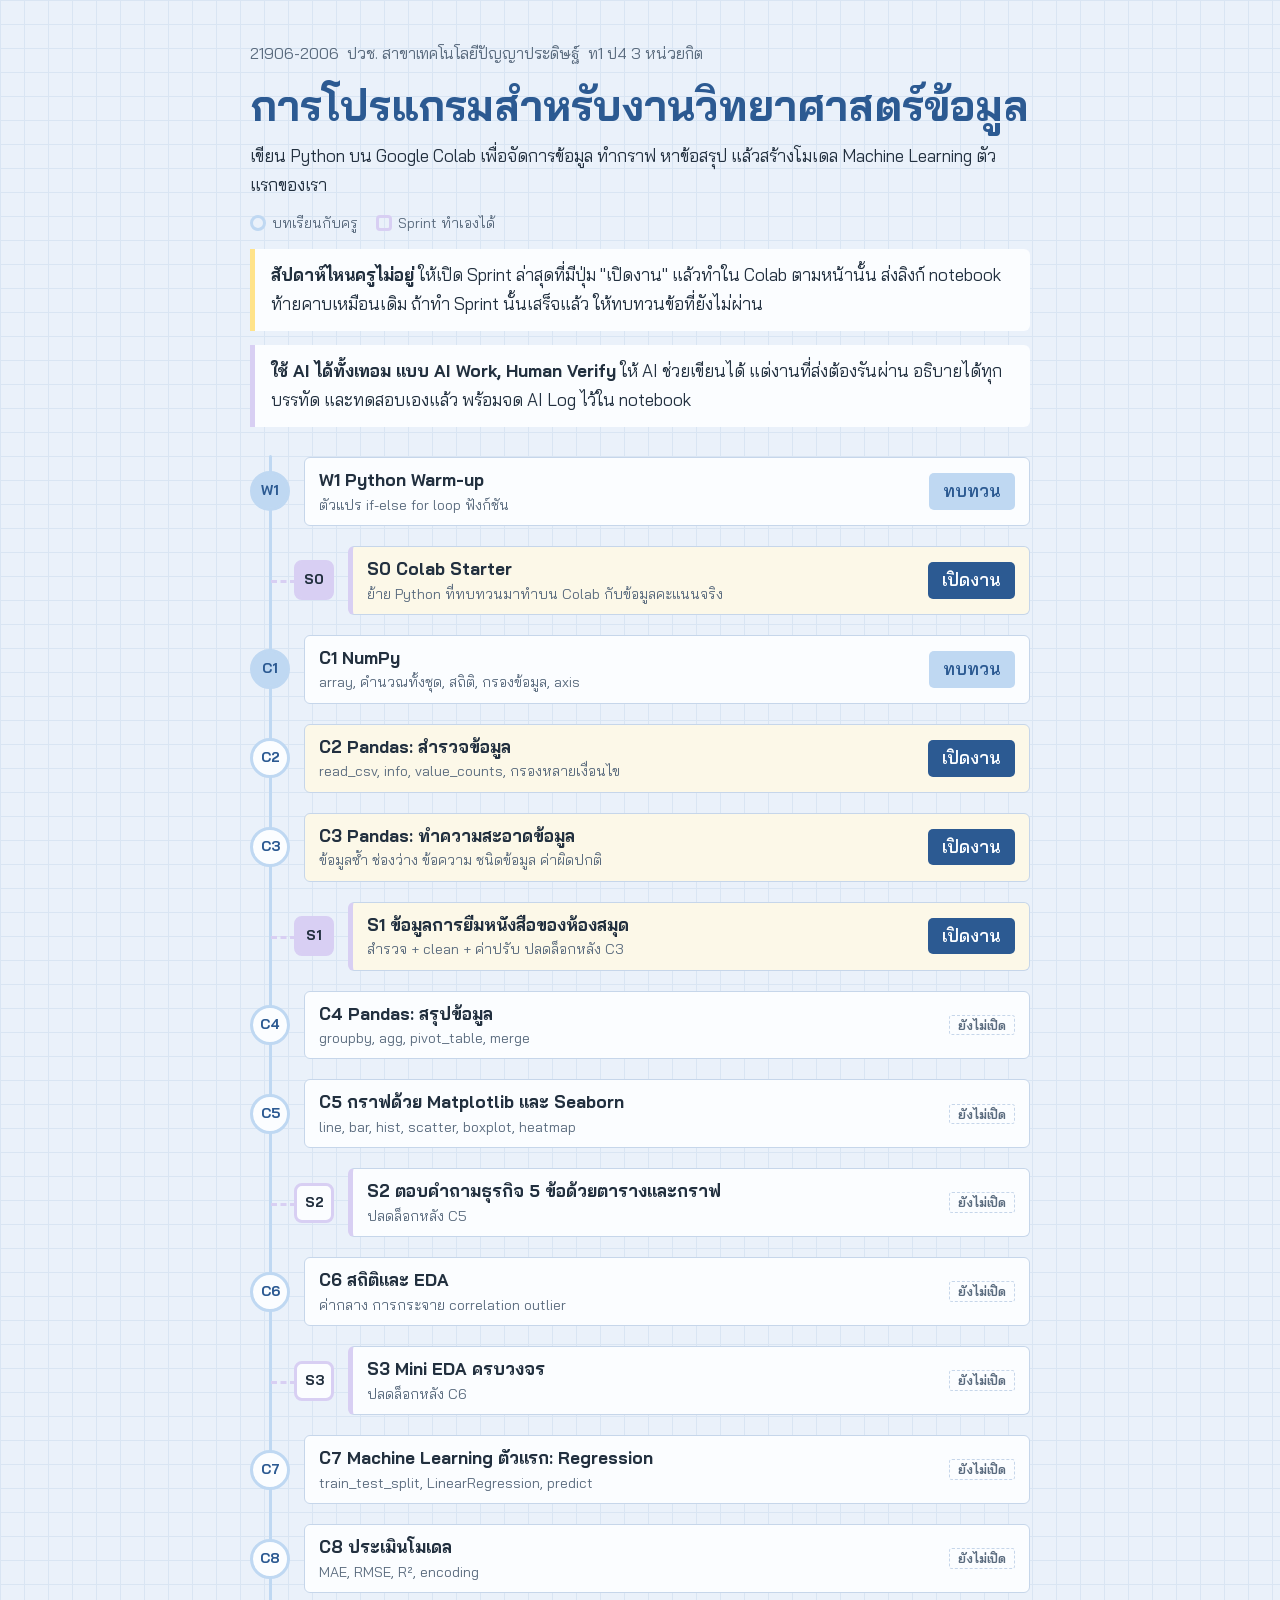
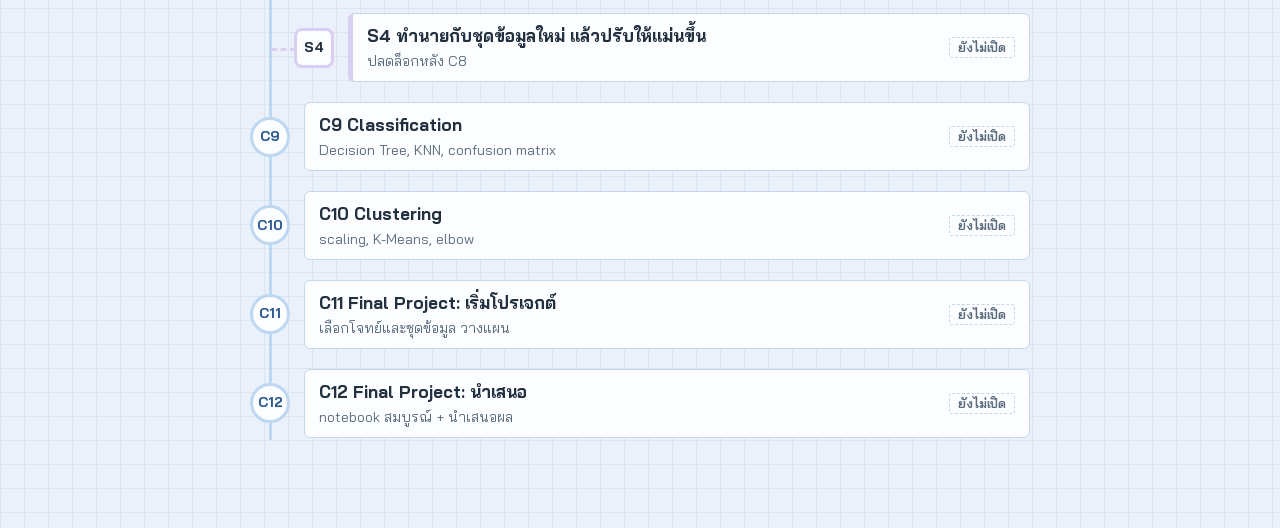
<file: index.html>
<!DOCTYPE html>
<html lang="th">
<head>
<meta charset="UTF-8">
<meta name="viewport" content="width=device-width, initial-scale=1, viewport-fit=cover">
<title>การโปรแกรมสำหรับงานวิทยาศาสตร์ข้อมูล</title>
<link rel="preconnect" href="https://fonts.googleapis.com">
<link rel="preconnect" href="https://fonts.gstatic.com" crossorigin>
<link href="https://fonts.googleapis.com/css2?family=Bai+Jamjuree:wght@400;500;600;700&display=swap" rel="stylesheet">
<link rel="stylesheet" href="style.css">
<style>
.track{list-style:none; padding:0; margin:20px 0 0; position:relative}
.track::before{content:""; position:absolute; left:19px; top:8px; bottom:8px; width:3px; background:var(--core); border-radius:2px}
.item{position:relative; display:grid; grid-template-columns:40px 1fr; gap:14px; align-items:center; padding:10px 0}
.dot{width:40px; height:40px; border-radius:50%; background:var(--sheet); border:3px solid var(--core); display:flex; align-items:center; justify-content:center; font-weight:700; font-size:14px; color:var(--ink); position:relative; z-index:1}
.item.done .dot{background:var(--core)}
.card{background:var(--sheet); border:1px solid var(--line); border-radius:6px; padding:10px 14px; line-height:1.45; display:flex; align-items:center; justify-content:space-between; gap:12px; flex-wrap:wrap}
.card .txt{flex:1 1 220px}
.card small{display:block; color:var(--muted); font-size:14px; margin-top:2px}
.item.sprint{padding-left:44px}
.item.sprint::before{content:""; position:absolute; left:21px; top:50%; width:44px; border-top:3px dashed var(--sprint)}
.item.sprint .dot{border-color:var(--sprint); border-radius:8px; color:var(--text)}
.item.sprint.open .dot{background:var(--sprint)}
.item.sprint .card{border-left:5px solid var(--sprint)}
.item.open .card{background:color-mix(in srgb, var(--mark) 20%, var(--sheet))}
.legend{display:flex; flex-wrap:wrap; gap:6px 18px; font-size:14px; color:var(--muted); margin-top:6px}
.legend span{display:inline-flex; align-items:center; gap:6px}
.legend i{width:16px; height:16px; border:3px solid var(--core); border-radius:50%; display:inline-block}
.legend i.sq{border-color:var(--sprint); border-radius:4px}
@media (max-width:560px){
  .item.sprint{padding-left:28px}
  .item.sprint::before{width:28px}
}
</style>
</head>
<body>
<main>
  <header>
    <p class="sub">21906-2006 &nbsp;ปวช. สาขาเทคโนโลยีปัญญาประดิษฐ์ &nbsp;ท1 ป4 3 หน่วยกิต</p>
    <h1>การโปรแกรมสำหรับงานวิทยาศาสตร์ข้อมูล</h1>
    <p>เขียน Python บน Google Colab เพื่อจัดการข้อมูล ทำกราฟ หาข้อสรุป แล้วสร้างโมเดล Machine Learning ตัวแรกของเรา</p>
    <div class="legend">
      <span><i></i>บทเรียนกับครู</span>
      <span><i class="sq"></i>Sprint ทำเองได้</span>
    </div>
  </header>

  <div class="note tip">
    <b>สัปดาห์ไหนครูไม่อยู่</b> ให้เปิด Sprint ล่าสุดที่มีปุ่ม "เปิดงาน" แล้วทำใน Colab ตามหน้านั้น ส่งลิงก์ notebook ท้ายคาบเหมือนเดิม ถ้าทำ Sprint นั้นเสร็จแล้ว ให้ทบทวนข้อที่ยังไม่ผ่าน
  </div>
  <div class="note">
    <b>ใช้ AI ได้ทั้งเทอม แบบ AI Work, Human Verify</b> ให้ AI ช่วยเขียนได้ แต่งานที่ส่งต้องรันผ่าน อธิบายได้ทุกบรรทัด และทดสอบเองแล้ว พร้อมจด AI Log ไว้ใน notebook
  </div>

  <ol class="track" id="track" aria-label="ลำดับบทเรียนและ Sprint"></ol>
</main>

<script>
// แก้รายการที่นี่ที่เดียว
// status: 'done' เรียนแล้ว (ใส่ file = ปุ่มทบทวน), 'open' เปิดแล้ว (ใส่ file = ปุ่มเปิดงาน), 'soon' ยังไม่เปิด
const items = [
  { id:'W1', kind:'core',   status:'done', title:'Python Warm-up', note:'ตัวแปร if-else for loop ฟังก์ชัน', file:'w1.html' },
  { id:'S0', kind:'sprint', status:'open', title:'Colab Starter', note:'ย้าย Python ที่ทบทวนมาทำบน Colab กับข้อมูลคะแนนจริง', file:'s0.html' },
  { id:'C1', kind:'core',   status:'done', title:'NumPy', note:'array, คำนวณทั้งชุด, สถิติ, กรองข้อมูล, axis', file:'c1.html' },
  { id:'C2', kind:'core',   status:'open', title:'Pandas: สำรวจข้อมูล', note:'read_csv, info, value_counts, กรองหลายเงื่อนไข', file:'c2.html' },
  { id:'C3', kind:'core',   status:'open', title:'Pandas: ทำความสะอาดข้อมูล', note:'ข้อมูลซ้ำ ช่องว่าง ข้อความ ชนิดข้อมูล ค่าผิดปกติ', file:'c3.html' },
  { id:'S1', kind:'sprint', status:'open', title:'ข้อมูลการยืมหนังสือของห้องสมุด', note:'สำรวจ + clean + ค่าปรับ ปลดล็อกหลัง C3', file:'s1.html' },
  { id:'C4', kind:'core',   status:'soon', title:'Pandas: สรุปข้อมูล', note:'groupby, agg, pivot_table, merge' },
  { id:'C5', kind:'core',   status:'soon', title:'กราฟด้วย Matplotlib และ Seaborn', note:'line, bar, hist, scatter, boxplot, heatmap' },
  { id:'S2', kind:'sprint', status:'soon', title:'ตอบคำถามธุรกิจ 5 ข้อด้วยตารางและกราฟ', note:'ปลดล็อกหลัง C5' },
  { id:'C6', kind:'core',   status:'soon', title:'สถิติและ EDA', note:'ค่ากลาง การกระจาย correlation outlier' },
  { id:'S3', kind:'sprint', status:'soon', title:'Mini EDA ครบวงจร', note:'ปลดล็อกหลัง C6' },
  { id:'C7', kind:'core',   status:'soon', title:'Machine Learning ตัวแรก: Regression', note:'train_test_split, LinearRegression, predict' },
  { id:'C8', kind:'core',   status:'soon', title:'ประเมินโมเดล', note:'MAE, RMSE, R², encoding' },
  { id:'S4', kind:'sprint', status:'soon', title:'ทำนายกับชุดข้อมูลใหม่ แล้วปรับให้แม่นขึ้น', note:'ปลดล็อกหลัง C8' },
  { id:'C9', kind:'core',   status:'soon', title:'Classification', note:'Decision Tree, KNN, confusion matrix' },
  { id:'C10',kind:'core',   status:'soon', title:'Clustering', note:'scaling, K-Means, elbow' },
  { id:'C11',kind:'core',   status:'soon', title:'Final Project: เริ่มโปรเจกต์', note:'เลือกโจทย์และชุดข้อมูล วางแผน' },
  { id:'C12',kind:'core',   status:'soon', title:'Final Project: นำเสนอ', note:'notebook สมบูรณ์ + นำเสนอผล' },
];

const label = { done:'เรียนแล้ว', open:'เปิดแล้ว', soon:'ยังไม่เปิด' };
const track = document.getElementById('track');
items.forEach(it => {
  const li = document.createElement('li');
  li.className = `item ${it.kind === 'sprint' ? 'sprint' : 'core'} ${it.status}`;
  const act = it.file && it.status === 'open'
    ? `<a class="btn" href="${it.file}">เปิดงาน</a>`
    : it.file && it.status === 'done'
    ? `<a class="btn" href="${it.file}" style="background:var(--core);color:var(--ink)">ทบทวน</a>`
    : `<span class="tag ${it.status}">${label[it.status]}</span>`;
  li.innerHTML = `
    <div class="dot" aria-hidden="true">${it.id}</div>
    <div class="card"><div class="txt"><b>${it.id} ${it.title}</b><small>${it.note}</small></div>${act}</div>`;
  track.appendChild(li);
});
</script>
</body>
</html>
</file>
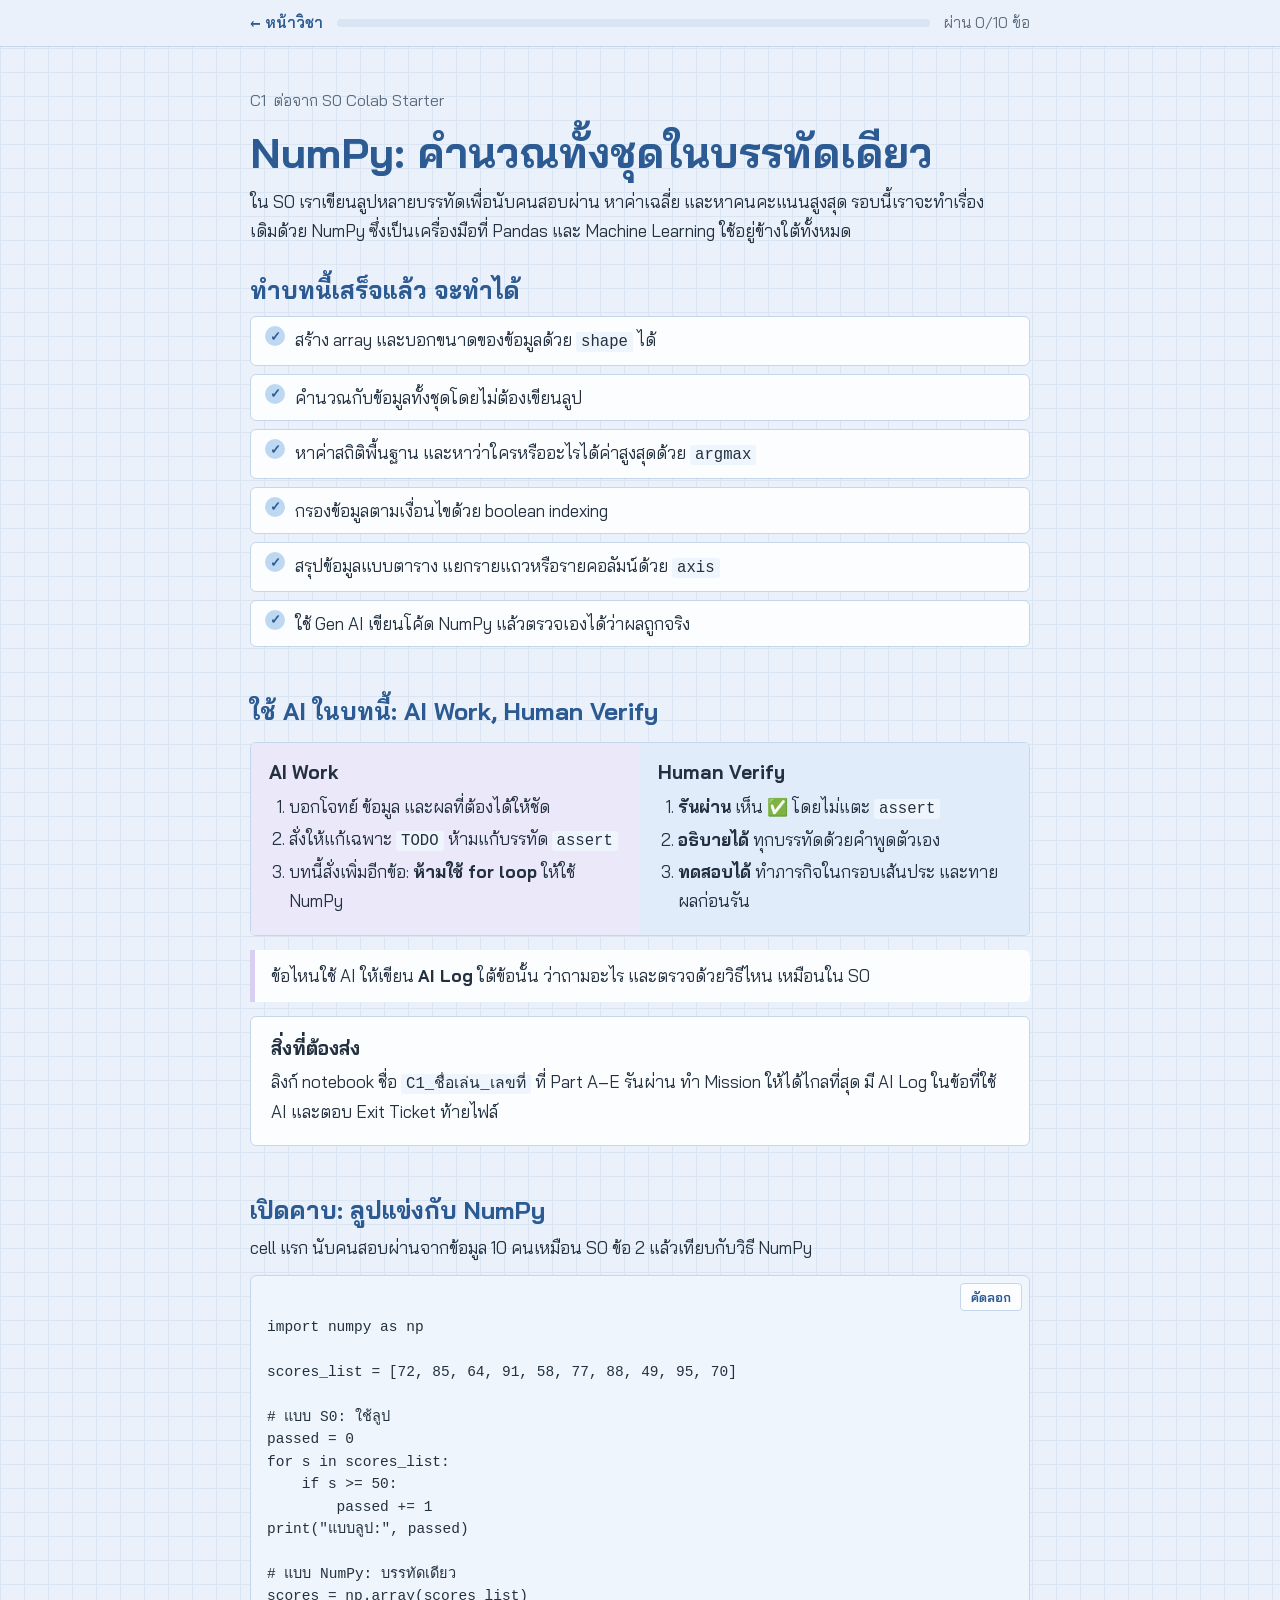
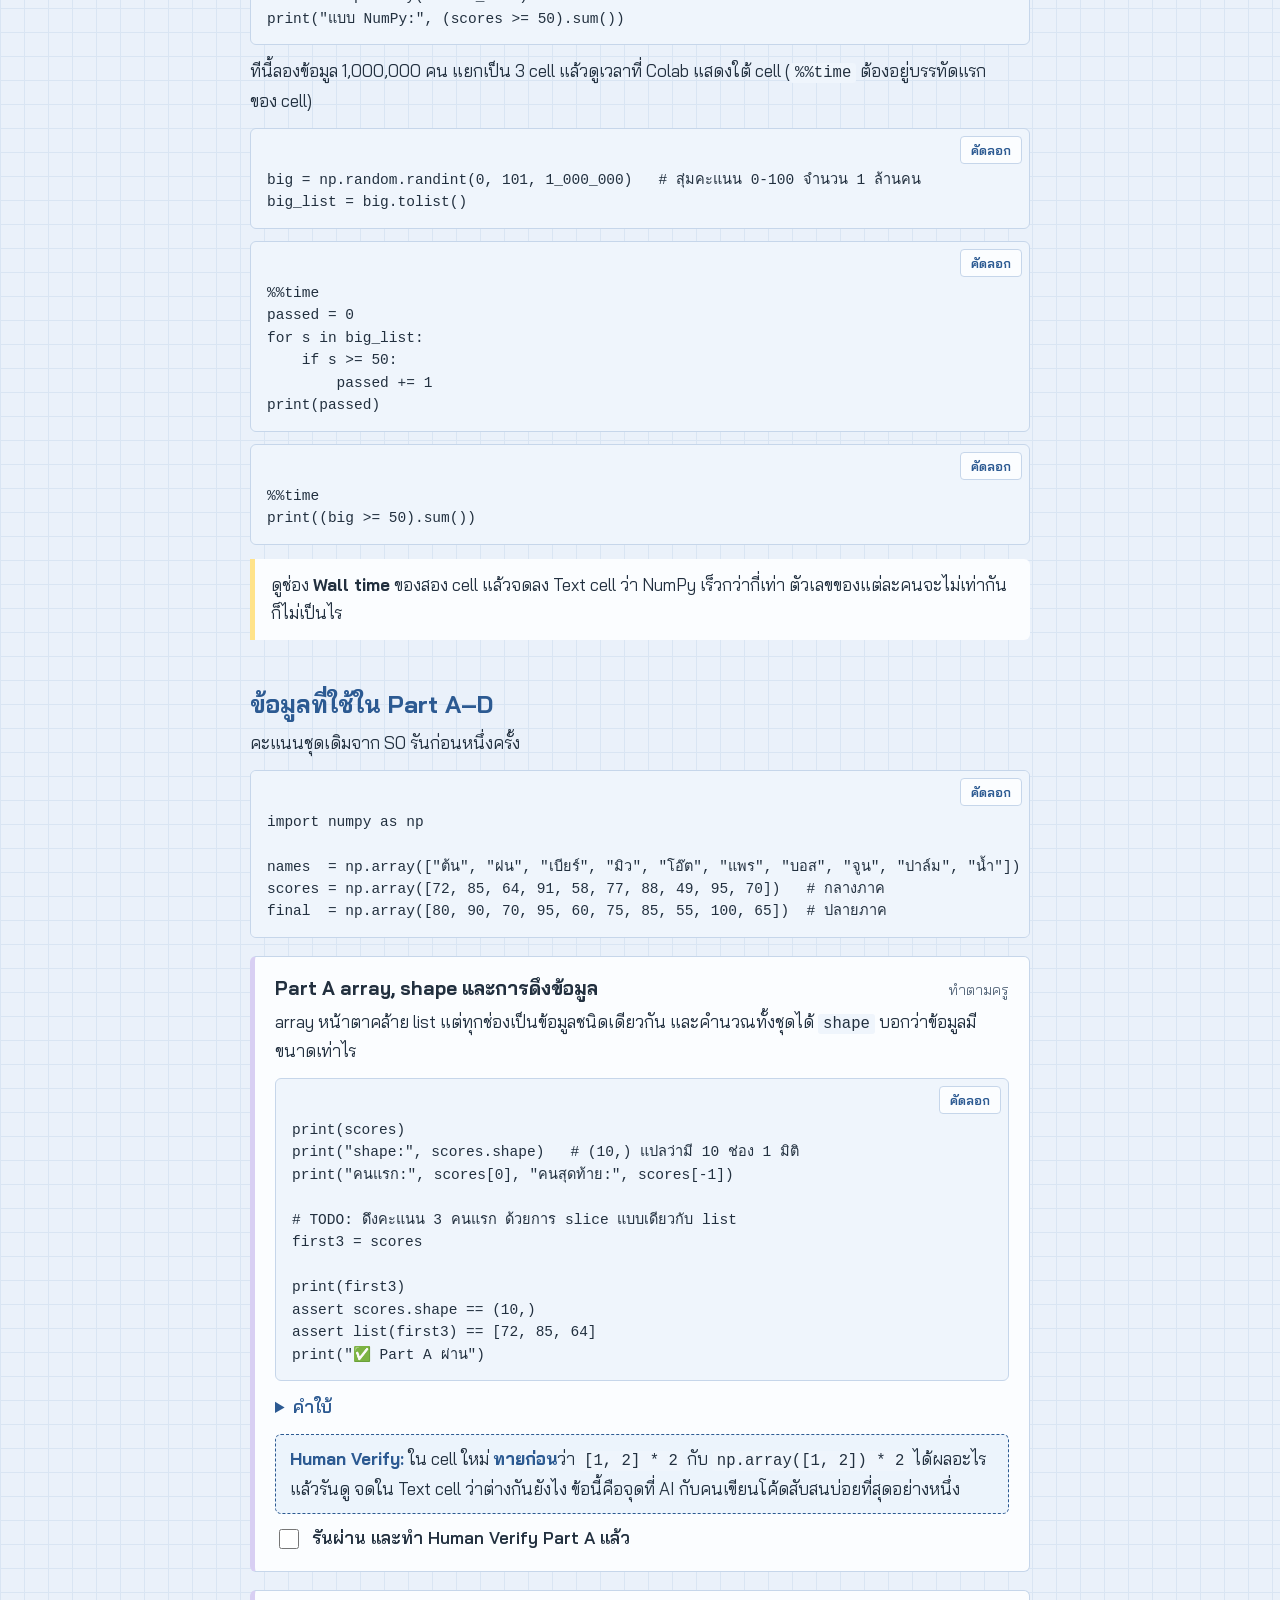
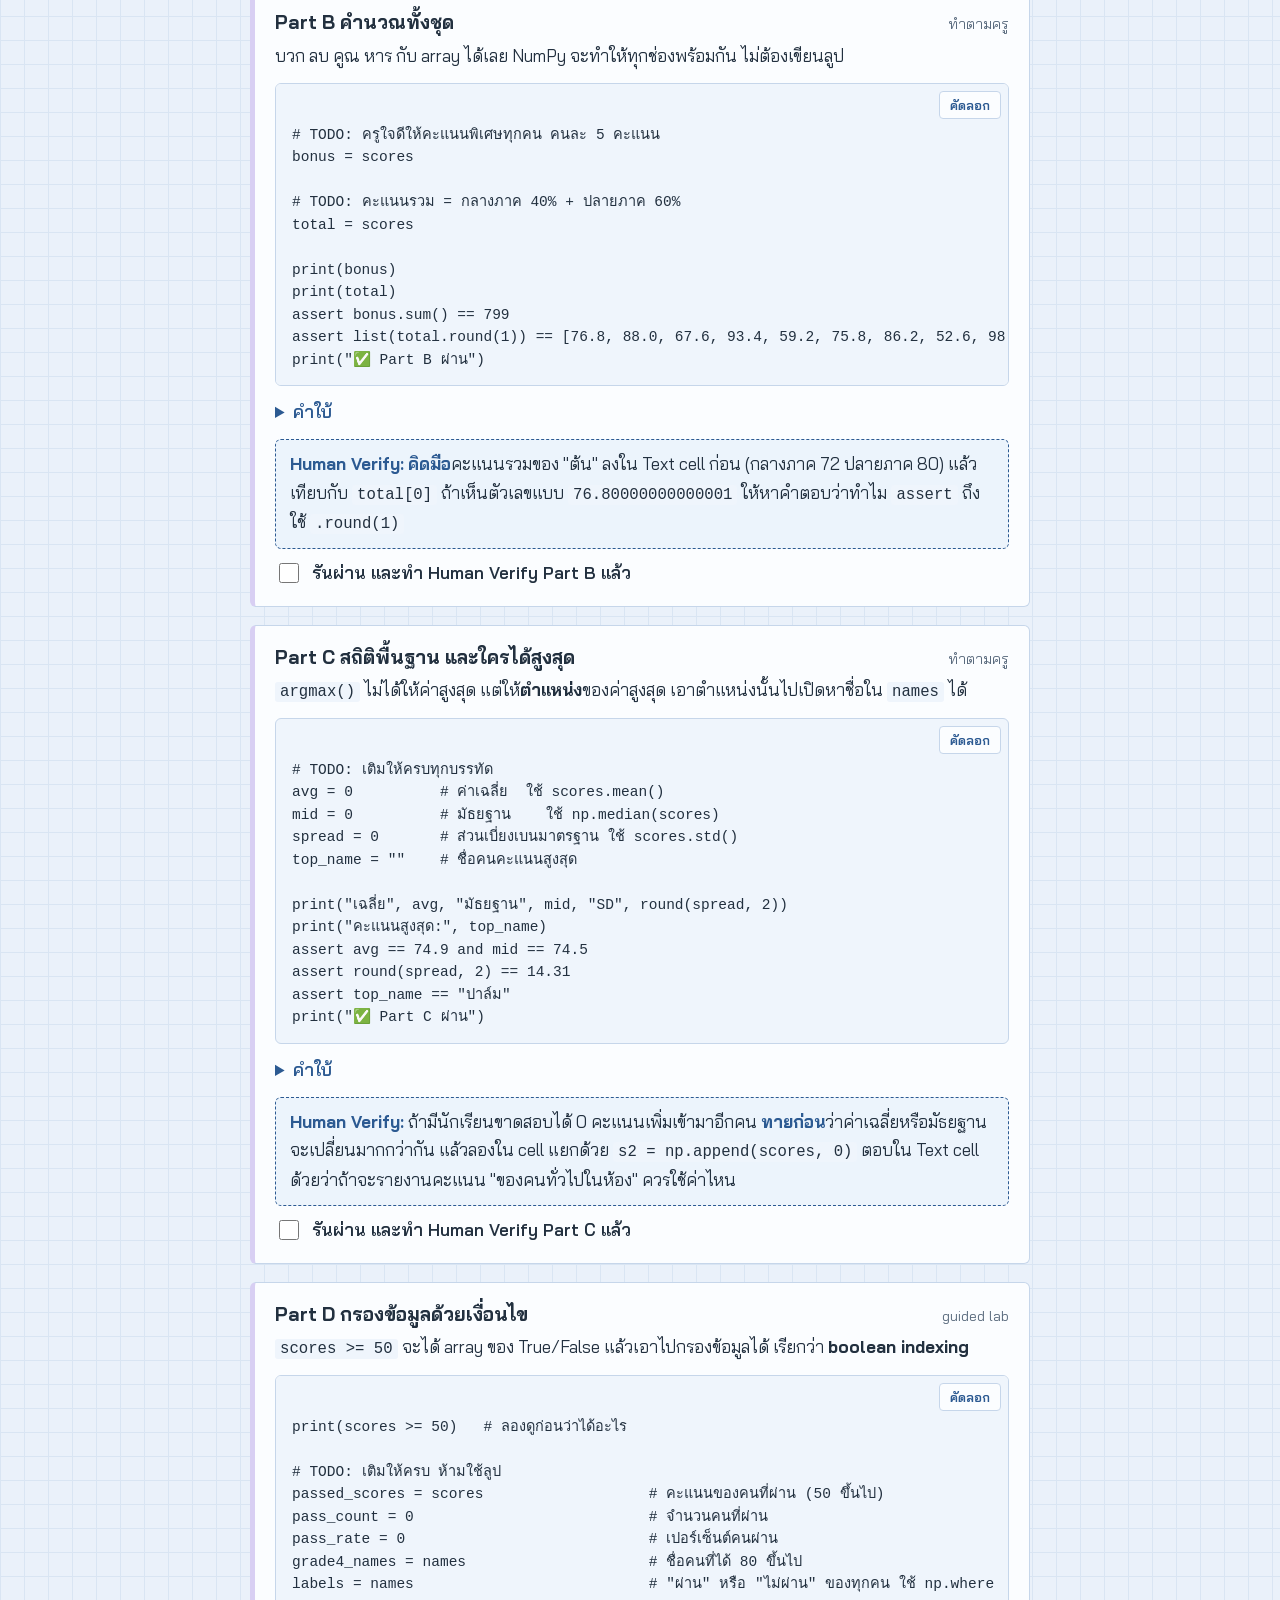
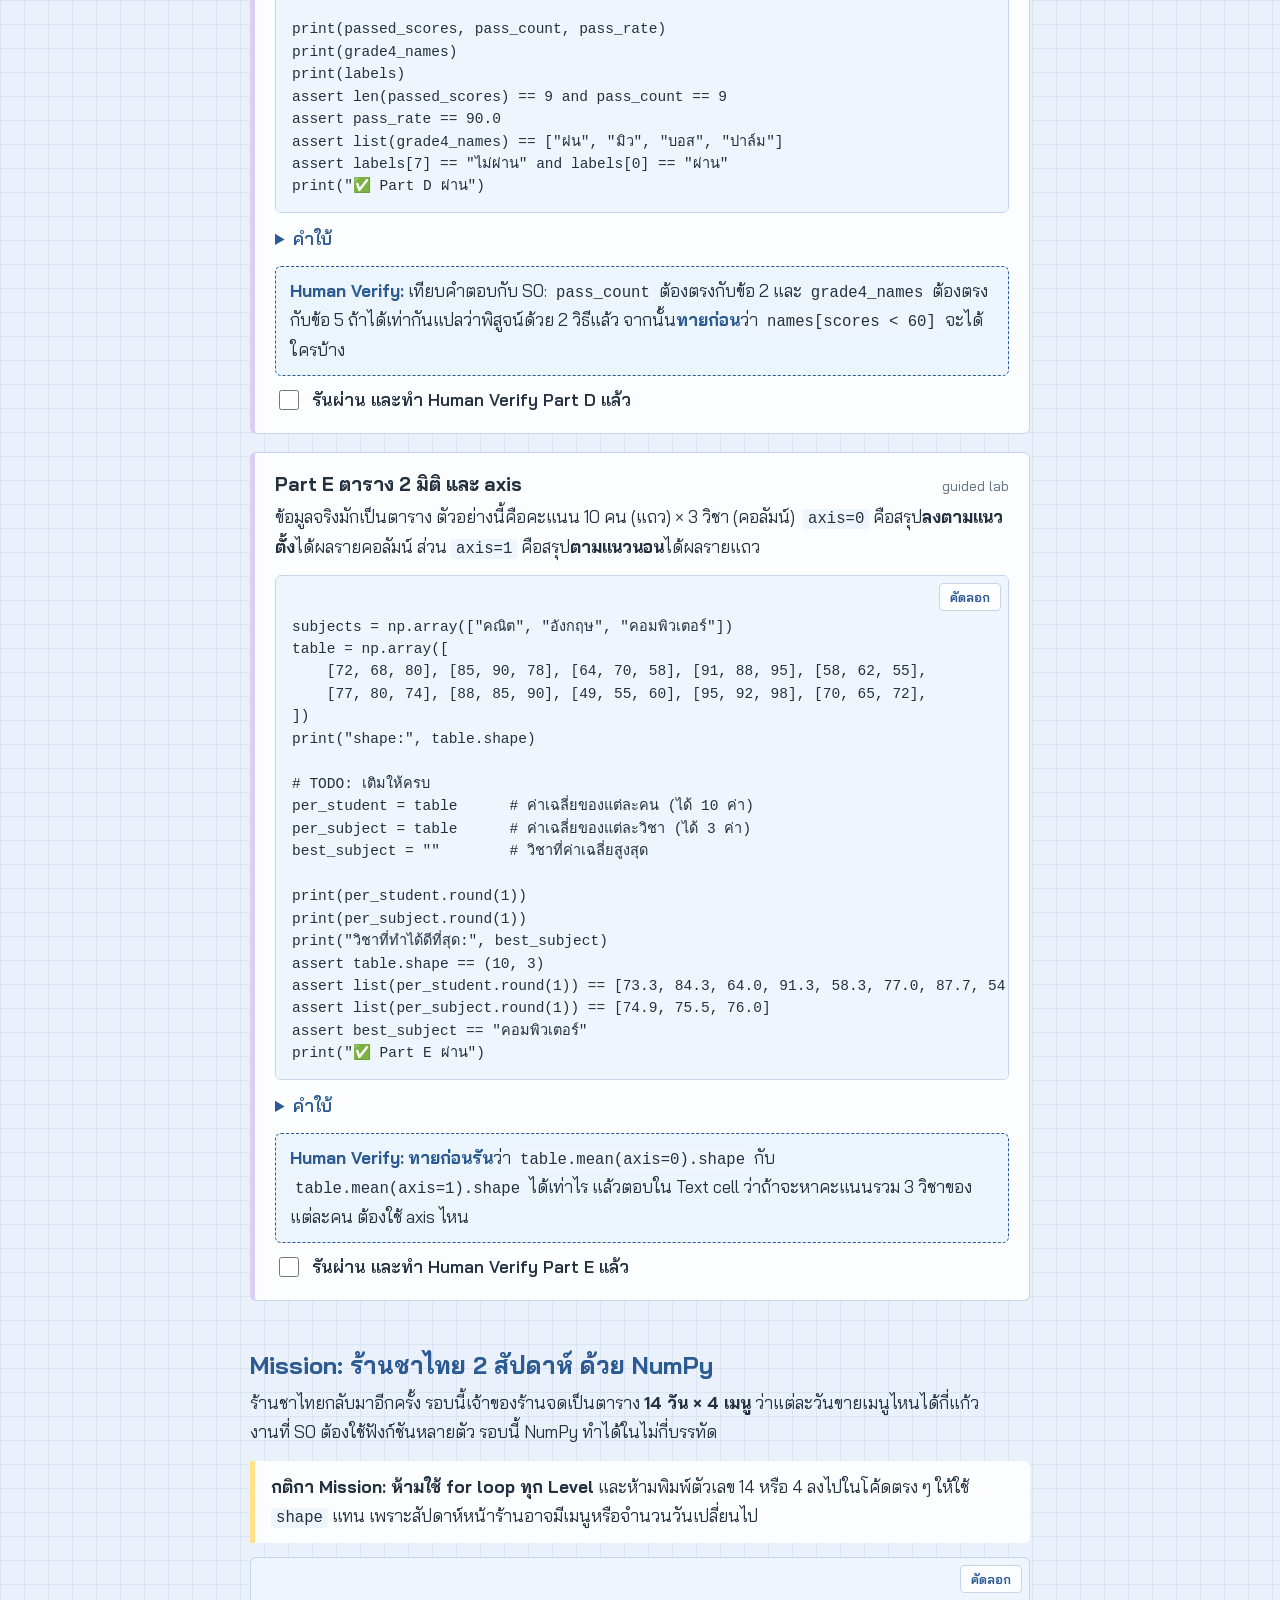
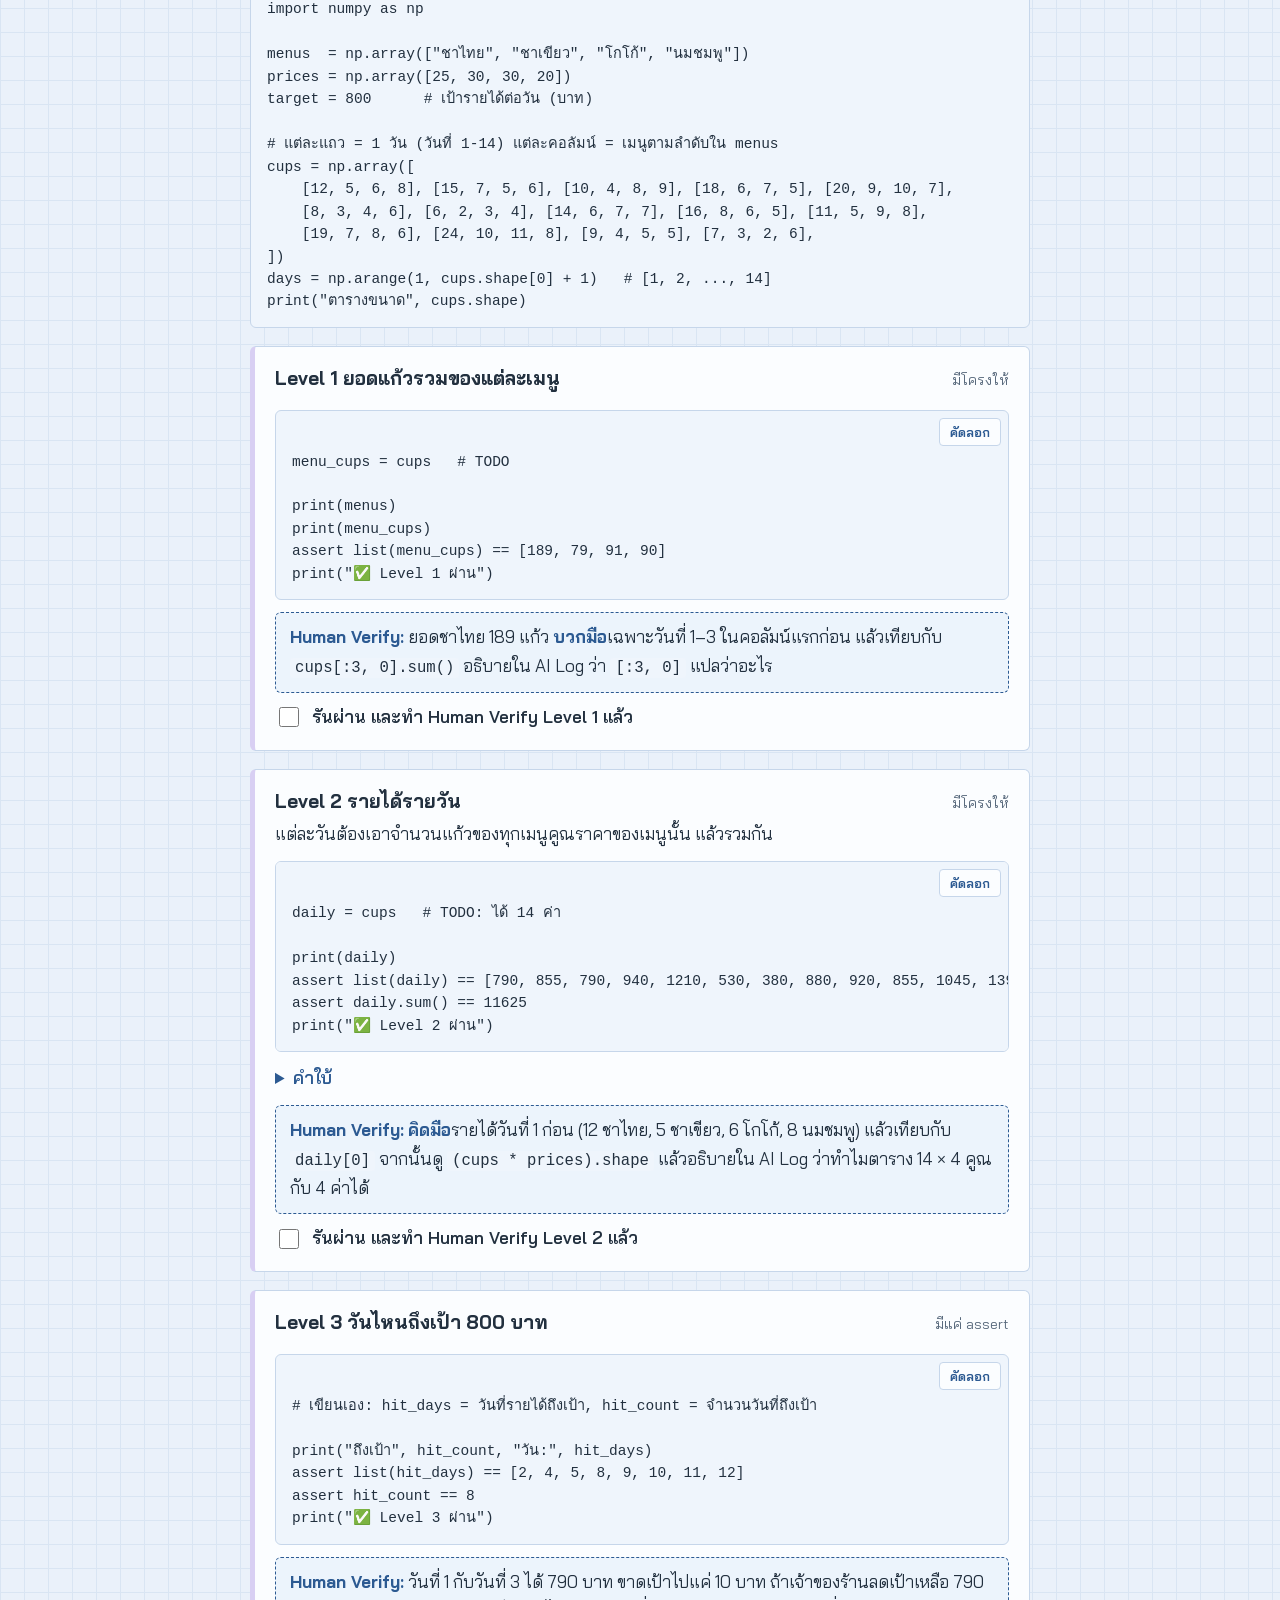
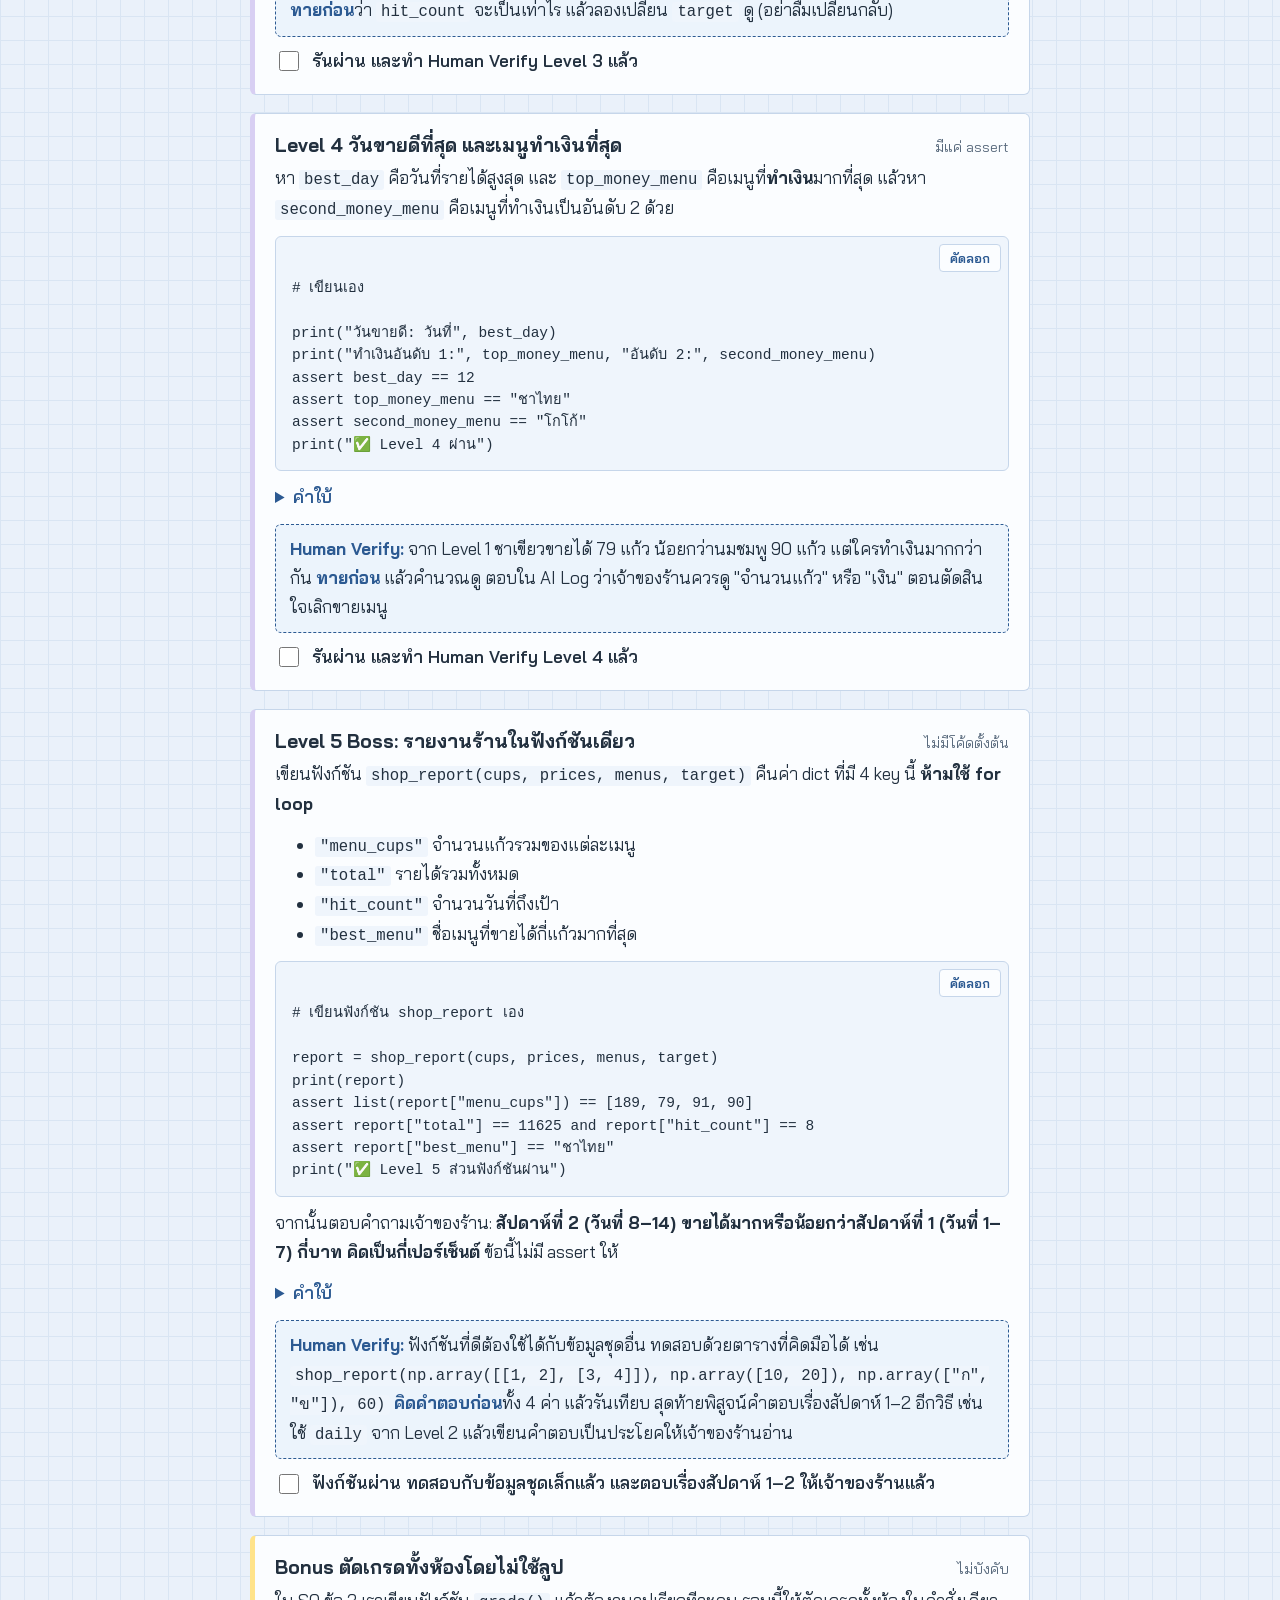
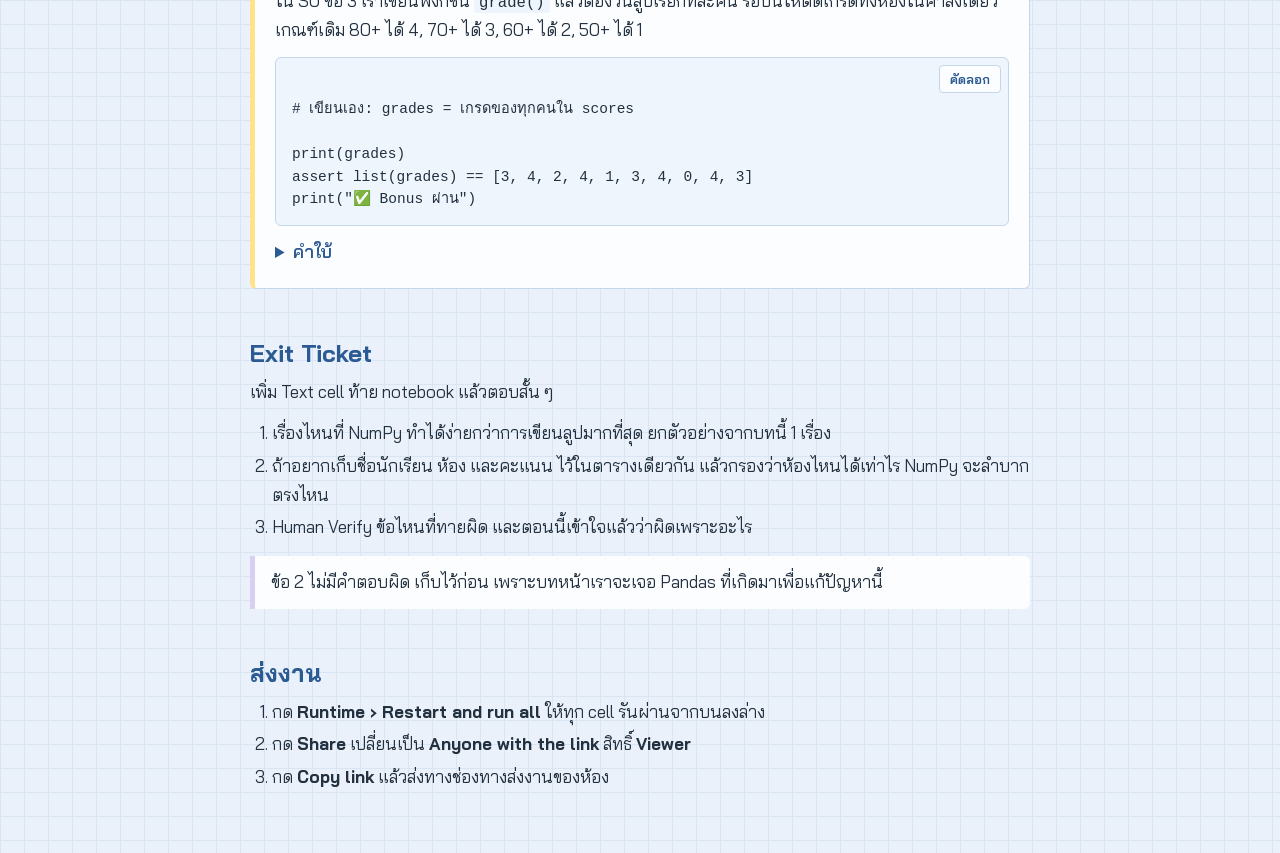
<file: c1.html>
<!DOCTYPE html>
<html lang="th">
<head>
<meta charset="UTF-8">
<meta name="viewport" content="width=device-width, initial-scale=1, viewport-fit=cover">
<title>C1 NumPy</title>
<link rel="preconnect" href="https://fonts.googleapis.com">
<link rel="preconnect" href="https://fonts.gstatic.com" crossorigin>
<link href="https://fonts.googleapis.com/css2?family=Bai+Jamjuree:wght@400;500;600;700&display=swap" rel="stylesheet">
<link rel="stylesheet" href="style.css">
</head>
<body data-key="ds-c1-passed">
<div class="bar"><div class="bar-in">
  <a href="index.html">← หน้าวิชา</a>
  <div class="meter" aria-hidden="true"><i id="meter"></i></div>
  <span class="count" id="count">ผ่าน 0/10 ข้อ</span>
</div></div>

<main>
  <header>
    <p class="sub">C1 &nbsp;ต่อจาก S0 Colab Starter</p>
    <h1>NumPy: คำนวณทั้งชุดในบรรทัดเดียว</h1>
    <p>ใน S0 เราเขียนลูปหลายบรรทัดเพื่อนับคนสอบผ่าน หาค่าเฉลี่ย และหาคนคะแนนสูงสุด รอบนี้เราจะทำเรื่องเดิมด้วย NumPy ซึ่งเป็นเครื่องมือที่ Pandas และ Machine Learning ใช้อยู่ข้างใต้ทั้งหมด</p>
  </header>

  <h2 style="margin-top:28px">ทำบทนี้เสร็จแล้ว จะทำได้</h2>
  <ul class="gains">
    <li>สร้าง array และบอกขนาดของข้อมูลด้วย <code>shape</code> ได้</li>
    <li>คำนวณกับข้อมูลทั้งชุดโดยไม่ต้องเขียนลูป</li>
    <li>หาค่าสถิติพื้นฐาน และหาว่าใครหรืออะไรได้ค่าสูงสุดด้วย <code>argmax</code></li>
    <li>กรองข้อมูลตามเงื่อนไขด้วย boolean indexing</li>
    <li>สรุปข้อมูลแบบตาราง แยกรายแถวหรือรายคอลัมน์ด้วย <code>axis</code></li>
    <li>ใช้ Gen AI เขียนโค้ด NumPy แล้วตรวจเองได้ว่าผลถูกจริง</li>
  </ul>

  <h2>ใช้ AI ในบทนี้: AI Work, Human Verify</h2>
  <div class="loop">
    <div class="ai">
      <h3>AI Work</h3>
      <ol>
        <li>บอกโจทย์ ข้อมูล และผลที่ต้องได้ให้ชัด</li>
        <li>สั่งให้แก้เฉพาะ <code>TODO</code> ห้ามแก้บรรทัด <code>assert</code></li>
        <li>บทนี้สั่งเพิ่มอีกข้อ: <b>ห้ามใช้ for loop</b> ให้ใช้ NumPy</li>
      </ol>
    </div>
    <div class="hv">
      <h3>Human Verify</h3>
      <ol>
        <li><b>รันผ่าน</b> เห็น ✅ โดยไม่แตะ <code>assert</code></li>
        <li><b>อธิบายได้</b> ทุกบรรทัดด้วยคำพูดตัวเอง</li>
        <li><b>ทดสอบได้</b> ทำภารกิจในกรอบเส้นประ และทายผลก่อนรัน</li>
      </ol>
    </div>
  </div>
  <div class="note">ข้อไหนใช้ AI ให้เขียน <b>AI Log</b> ใต้ข้อนั้น ว่าถามอะไร และตรวจด้วยวิธีไหน เหมือนใน S0</div>

  <div class="box">
    <h3>สิ่งที่ต้องส่ง</h3>
    <p style="margin:0">ลิงก์ notebook ชื่อ <code>C1_ชื่อเล่น_เลขที่</code> ที่ Part A–E รันผ่าน ทำ Mission ให้ได้ไกลที่สุด มี AI Log ในข้อที่ใช้ AI และตอบ Exit Ticket ท้ายไฟล์</p>
  </div>

  <h2>เปิดคาบ: ลูปแข่งกับ NumPy</h2>
  <p>cell แรก นับคนสอบผ่านจากข้อมูล 10 คนเหมือน S0 ข้อ 2 แล้วเทียบกับวิธี NumPy</p>
<div class="code"><pre><code>import numpy as np

scores_list = [72, 85, 64, 91, 58, 77, 88, 49, 95, 70]

# แบบ S0: ใช้ลูป
passed = 0
for s in scores_list:
    if s &gt;= 50:
        passed += 1
print("แบบลูป:", passed)

# แบบ NumPy: บรรทัดเดียว
scores = np.array(scores_list)
print("แบบ NumPy:", (scores &gt;= 50).sum())</code></pre></div>
  <p>ทีนี้ลองข้อมูล 1,000,000 คน แยกเป็น 3 cell แล้วดูเวลาที่ Colab แสดงใต้ cell (<code>%%time</code> ต้องอยู่บรรทัดแรกของ cell)</p>
<div class="code"><pre><code>big = np.random.randint(0, 101, 1_000_000)   # สุ่มคะแนน 0-100 จำนวน 1 ล้านคน
big_list = big.tolist()</code></pre></div>
<div class="code"><pre><code>%%time
passed = 0
for s in big_list:
    if s &gt;= 50:
        passed += 1
print(passed)</code></pre></div>
<div class="code"><pre><code>%%time
print((big &gt;= 50).sum())</code></pre></div>
  <div class="note tip">ดูช่อง <b>Wall time</b> ของสอง cell แล้วจดลง Text cell ว่า NumPy เร็วกว่ากี่เท่า ตัวเลขของแต่ละคนจะไม่เท่ากันก็ไม่เป็นไร</div>

  <h2>ข้อมูลที่ใช้ใน Part A–D</h2>
  <p>คะแนนชุดเดิมจาก S0 รันก่อนหนึ่งครั้ง</p>
<div class="code"><pre><code>import numpy as np

names  = np.array(["ต้น", "ฝน", "เบียร์", "มิว", "โอ๊ต", "แพร", "บอส", "จูน", "ปาล์ม", "น้ำ"])
scores = np.array([72, 85, 64, 91, 58, 77, 88, 49, 95, 70])   # กลางภาค
final  = np.array([80, 90, 70, 95, 60, 75, 85, 55, 100, 65])  # ปลายภาค</code></pre></div>
  <section class="task" data-task="a">
    <div class="task-head"><h3>Part A array, shape และการดึงข้อมูล</h3><span class="who">ทำตามครู</span></div>
    <p>array หน้าตาคล้าย list แต่ทุกช่องเป็นข้อมูลชนิดเดียวกัน และคำนวณทั้งชุดได้ <code>shape</code> บอกว่าข้อมูลมีขนาดเท่าไร</p>
<div class="code"><pre><code>print(scores)
print("shape:", scores.shape)   # (10,) แปลว่ามี 10 ช่อง 1 มิติ
print("คนแรก:", scores[0], "คนสุดท้าย:", scores[-1])

# TODO: ดึงคะแนน 3 คนแรก ด้วยการ slice แบบเดียวกับ list
first3 = scores

print(first3)
assert scores.shape == (10,)
assert list(first3) == [72, 85, 64]
print("✅ Part A ผ่าน")</code></pre></div>
    <details><summary>คำใบ้</summary><div>slice ใช้รูปแบบ <code>scores[เริ่ม:จบ]</code> โดยไม่รวมตำแหน่งจบ</div></details>
    <div class="verify"><b>Human Verify:</b> ใน cell ใหม่ <b>ทายก่อน</b>ว่า <code>[1, 2] * 2</code> กับ <code>np.array([1, 2]) * 2</code> ได้ผลอะไร แล้วรันดู จดใน Text cell ว่าต่างกันยังไง ข้อนี้คือจุดที่ AI กับคนเขียนโค้ดสับสนบ่อยที่สุดอย่างหนึ่ง</div>
    <label class="check"><input type="checkbox"> รันผ่าน และทำ Human Verify Part A แล้ว</label>
  </section>
  <section class="task" data-task="b">
    <div class="task-head"><h3>Part B คำนวณทั้งชุด</h3><span class="who">ทำตามครู</span></div>
    <p>บวก ลบ คูณ หาร กับ array ได้เลย NumPy จะทำให้ทุกช่องพร้อมกัน ไม่ต้องเขียนลูป</p>
<div class="code"><pre><code># TODO: ครูใจดีให้คะแนนพิเศษทุกคน คนละ 5 คะแนน
bonus = scores

# TODO: คะแนนรวม = กลางภาค 40% + ปลายภาค 60%
total = scores

print(bonus)
print(total)
assert bonus.sum() == 799
assert list(total.round(1)) == [76.8, 88.0, 67.6, 93.4, 59.2, 75.8, 86.2, 52.6, 98.0, 67.0]
print("✅ Part B ผ่าน")</code></pre></div>
    <details><summary>คำใบ้</summary><div>40% คือคูณ 0.4 &nbsp;array สองตัวที่ยาวเท่ากันบวกกันได้เลย ช่องที่ 1 บวกช่องที่ 1 ช่องที่ 2 บวกช่องที่ 2 ไปเรื่อย ๆ</div></details>
    <div class="verify"><b>Human Verify:</b> <b>คิดมือ</b>คะแนนรวมของ "ต้น" ลงใน Text cell ก่อน (กลางภาค 72 ปลายภาค 80) แล้วเทียบกับ <code>total[0]</code> ถ้าเห็นตัวเลขแบบ <code>76.80000000000001</code> ให้หาคำตอบว่าทำไม <code>assert</code> ถึงใช้ <code>.round(1)</code></div>
    <label class="check"><input type="checkbox"> รันผ่าน และทำ Human Verify Part B แล้ว</label>
  </section>
  <section class="task" data-task="c">
    <div class="task-head"><h3>Part C สถิติพื้นฐาน และใครได้สูงสุด</h3><span class="who">ทำตามครู</span></div>
    <p><code>argmax()</code> ไม่ได้ให้ค่าสูงสุด แต่ให้<b>ตำแหน่ง</b>ของค่าสูงสุด เอาตำแหน่งนั้นไปเปิดหาชื่อใน <code>names</code> ได้</p>
<div class="code"><pre><code># TODO: เติมให้ครบทุกบรรทัด
avg = 0          # ค่าเฉลี่ย  ใช้ scores.mean()
mid = 0          # มัธยฐาน    ใช้ np.median(scores)
spread = 0       # ส่วนเบี่ยงเบนมาตรฐาน ใช้ scores.std()
top_name = ""    # ชื่อคนคะแนนสูงสุด

print("เฉลี่ย", avg, "มัธยฐาน", mid, "SD", round(spread, 2))
print("คะแนนสูงสุด:", top_name)
assert avg == 74.9 and mid == 74.5
assert round(spread, 2) == 14.31
assert top_name == "ปาล์ม"
print("✅ Part C ผ่าน")</code></pre></div>
    <details><summary>คำใบ้</summary><div>ชื่อคนคะแนนสูงสุดคือ <code>names[scores.argmax()]</code> เทียบกับ S0 ข้อ 5 ที่ต้องเขียนลูปหลายบรรทัด</div></details>
    <div class="verify"><b>Human Verify:</b> ถ้ามีนักเรียนขาดสอบได้ 0 คะแนนเพิ่มเข้ามาอีกคน <b>ทายก่อน</b>ว่าค่าเฉลี่ยหรือมัธยฐานจะเปลี่ยนมากกว่ากัน แล้วลองใน cell แยกด้วย <code>s2 = np.append(scores, 0)</code> ตอบใน Text cell ด้วยว่าถ้าจะรายงานคะแนน "ของคนทั่วไปในห้อง" ควรใช้ค่าไหน</div>
    <label class="check"><input type="checkbox"> รันผ่าน และทำ Human Verify Part C แล้ว</label>
  </section>
  <section class="task" data-task="d">
    <div class="task-head"><h3>Part D กรองข้อมูลด้วยเงื่อนไข</h3><span class="who">guided lab</span></div>
    <p><code>scores &gt;= 50</code> จะได้ array ของ True/False แล้วเอาไปกรองข้อมูลได้ เรียกว่า <b>boolean indexing</b></p>
<div class="code"><pre><code>print(scores &gt;= 50)   # ลองดูก่อนว่าได้อะไร

# TODO: เติมให้ครบ ห้ามใช้ลูป
passed_scores = scores                   # คะแนนของคนที่ผ่าน (50 ขึ้นไป)
pass_count = 0                           # จำนวนคนที่ผ่าน
pass_rate = 0                            # เปอร์เซ็นต์คนผ่าน
grade4_names = names                     # ชื่อคนที่ได้ 80 ขึ้นไป
labels = names                           # "ผ่าน" หรือ "ไม่ผ่าน" ของทุกคน ใช้ np.where

print(passed_scores, pass_count, pass_rate)
print(grade4_names)
print(labels)
assert len(passed_scores) == 9 and pass_count == 9
assert pass_rate == 90.0
assert list(grade4_names) == ["ฝน", "มิว", "บอส", "ปาล์ม"]
assert labels[7] == "ไม่ผ่าน" and labels[0] == "ผ่าน"
print("✅ Part D ผ่าน")</code></pre></div>
    <details><summary>คำใบ้</summary><div>กรองด้วย <code>scores[scores &gt;= 50]</code> &nbsp;True นับเป็น 1 เลยใช้ <code>.sum()</code> นับได้ &nbsp;ป้ายผ่าน/ไม่ผ่านใช้ <code>np.where(เงื่อนไข, "ผ่าน", "ไม่ผ่าน")</code></div></details>
    <div class="verify"><b>Human Verify:</b> เทียบคำตอบกับ S0: <code>pass_count</code> ต้องตรงกับข้อ 2 และ <code>grade4_names</code> ต้องตรงกับข้อ 5 ถ้าได้เท่ากันแปลว่าพิสูจน์ด้วย 2 วิธีแล้ว จากนั้น<b>ทายก่อน</b>ว่า <code>names[scores &lt; 60]</code> จะได้ใครบ้าง</div>
    <label class="check"><input type="checkbox"> รันผ่าน และทำ Human Verify Part D แล้ว</label>
  </section>
  <section class="task" data-task="e">
    <div class="task-head"><h3>Part E ตาราง 2 มิติ และ axis</h3><span class="who">guided lab</span></div>
    <p>ข้อมูลจริงมักเป็นตาราง ตัวอย่างนี้คือคะแนน 10 คน (แถว) × 3 วิชา (คอลัมน์) &nbsp;<code>axis=0</code> คือสรุป<b>ลงตามแนวตั้ง</b>ได้ผลรายคอลัมน์ ส่วน <code>axis=1</code> คือสรุป<b>ตามแนวนอน</b>ได้ผลรายแถว</p>
<div class="code"><pre><code>subjects = np.array(["คณิต", "อังกฤษ", "คอมพิวเตอร์"])
table = np.array([
    [72, 68, 80], [85, 90, 78], [64, 70, 58], [91, 88, 95], [58, 62, 55],
    [77, 80, 74], [88, 85, 90], [49, 55, 60], [95, 92, 98], [70, 65, 72],
])
print("shape:", table.shape)

# TODO: เติมให้ครบ
per_student = table      # ค่าเฉลี่ยของแต่ละคน (ได้ 10 ค่า)
per_subject = table      # ค่าเฉลี่ยของแต่ละวิชา (ได้ 3 ค่า)
best_subject = ""        # วิชาที่ค่าเฉลี่ยสูงสุด

print(per_student.round(1))
print(per_subject.round(1))
print("วิชาที่ทำได้ดีที่สุด:", best_subject)
assert table.shape == (10, 3)
assert list(per_student.round(1)) == [73.3, 84.3, 64.0, 91.3, 58.3, 77.0, 87.7, 54.7, 95.0, 69.0]
assert list(per_subject.round(1)) == [74.9, 75.5, 76.0]
assert best_subject == "คอมพิวเตอร์"
print("✅ Part E ผ่าน")</code></pre></div>
    <details><summary>คำใบ้</summary><div><code>table.mean(axis=...)</code> &nbsp;ถ้าได้ 3 ค่าแต่อยากได้ 10 ค่า แปลว่าใช้ axis ผิดฝั่ง &nbsp;วิชาที่ดีที่สุดใช้ <code>argmax</code> กับ <code>subjects</code> แบบ Part C</div></details>
    <div class="verify"><b>Human Verify:</b> <b>ทายก่อนรัน</b>ว่า <code>table.mean(axis=0).shape</code> กับ <code>table.mean(axis=1).shape</code> ได้เท่าไร แล้วตอบใน Text cell ว่าถ้าจะหาคะแนนรวม 3 วิชาของแต่ละคน ต้องใช้ axis ไหน</div>
    <label class="check"><input type="checkbox"> รันผ่าน และทำ Human Verify Part E แล้ว</label>
  </section>

  <h2>Mission: ร้านชาไทย 2 สัปดาห์ ด้วย NumPy</h2>
  <p>ร้านชาไทยกลับมาอีกครั้ง รอบนี้เจ้าของร้านจดเป็นตาราง <b>14 วัน × 4 เมนู</b> ว่าแต่ละวันขายเมนูไหนได้กี่แก้ว งานที่ S0 ต้องใช้ฟังก์ชันหลายตัว รอบนี้ NumPy ทำได้ในไม่กี่บรรทัด</p>
  <div class="note tip"><b>กติกา Mission: ห้ามใช้ for loop ทุก Level</b> และห้ามพิมพ์ตัวเลข 14 หรือ 4 ลงไปในโค้ดตรง ๆ ให้ใช้ <code>shape</code> แทน เพราะสัปดาห์หน้าร้านอาจมีเมนูหรือจำนวนวันเปลี่ยนไป</div>
<div class="code"><pre><code>import numpy as np

menus  = np.array(["ชาไทย", "ชาเขียว", "โกโก้", "นมชมพู"])
prices = np.array([25, 30, 30, 20])
target = 800      # เป้ารายได้ต่อวัน (บาท)

# แต่ละแถว = 1 วัน (วันที่ 1-14) แต่ละคอลัมน์ = เมนูตามลำดับใน menus
cups = np.array([
    [12, 5, 6, 8], [15, 7, 5, 6], [10, 4, 8, 9], [18, 6, 7, 5], [20, 9, 10, 7],
    [8, 3, 4, 6], [6, 2, 3, 4], [14, 6, 7, 7], [16, 8, 6, 5], [11, 5, 9, 8],
    [19, 7, 8, 6], [24, 10, 11, 8], [9, 4, 5, 5], [7, 3, 2, 6],
])
days = np.arange(1, cups.shape[0] + 1)   # [1, 2, ..., 14]
print("ตารางขนาด", cups.shape)</code></pre></div>
  <section class="task" data-task="m1">
    <div class="task-head"><h3>Level 1 ยอดแก้วรวมของแต่ละเมนู</h3><span class="who">มีโครงให้</span></div>
<div class="code"><pre><code>menu_cups = cups   # TODO

print(menus)
print(menu_cups)
assert list(menu_cups) == [189, 79, 91, 90]
print("✅ Level 1 ผ่าน")</code></pre></div>
    <div class="verify"><b>Human Verify:</b> ยอดชาไทย 189 แก้ว <b>บวกมือ</b>เฉพาะวันที่ 1–3 ในคอลัมน์แรกก่อน แล้วเทียบกับ <code>cups[:3, 0].sum()</code> อธิบายใน AI Log ว่า <code>[:3, 0]</code> แปลว่าอะไร</div>
    <label class="check"><input type="checkbox"> รันผ่าน และทำ Human Verify Level 1 แล้ว</label>
  </section>
  <section class="task" data-task="m2">
    <div class="task-head"><h3>Level 2 รายได้รายวัน</h3><span class="who">มีโครงให้</span></div>
    <p>แต่ละวันต้องเอาจำนวนแก้วของทุกเมนูคูณราคาของเมนูนั้น แล้วรวมกัน</p>
<div class="code"><pre><code>daily = cups   # TODO: ได้ 14 ค่า

print(daily)
assert list(daily) == [790, 855, 790, 940, 1210, 530, 380, 880, 920, 855, 1045, 1390, 595, 445]
assert daily.sum() == 11625
print("✅ Level 2 ผ่าน")</code></pre></div>
    <details><summary>คำใบ้</summary><div><code>cups * prices</code> ได้ตารางเงินขนาด 14 × 4 เพราะ NumPy เอาราคา 4 ช่องไปคูณกับทุกแถวให้เอง แล้วค่อยรวมตามแนวนอน</div></details>
    <div class="verify"><b>Human Verify:</b> <b>คิดมือ</b>รายได้วันที่ 1 ก่อน (12 ชาไทย, 5 ชาเขียว, 6 โกโก้, 8 นมชมพู) แล้วเทียบกับ <code>daily[0]</code> จากนั้นดู <code>(cups * prices).shape</code> แล้วอธิบายใน AI Log ว่าทำไมตาราง 14 × 4 คูณกับ 4 ค่าได้</div>
    <label class="check"><input type="checkbox"> รันผ่าน และทำ Human Verify Level 2 แล้ว</label>
  </section>
  <section class="task" data-task="m3">
    <div class="task-head"><h3>Level 3 วันไหนถึงเป้า 800 บาท</h3><span class="who">มีแค่ assert</span></div>
<div class="code"><pre><code># เขียนเอง: hit_days = วันที่รายได้ถึงเป้า, hit_count = จำนวนวันที่ถึงเป้า

print("ถึงเป้า", hit_count, "วัน:", hit_days)
assert list(hit_days) == [2, 4, 5, 8, 9, 10, 11, 12]
assert hit_count == 8
print("✅ Level 3 ผ่าน")</code></pre></div>
    <div class="verify"><b>Human Verify:</b> วันที่ 1 กับวันที่ 3 ได้ 790 บาท ขาดเป้าไปแค่ 10 บาท ถ้าเจ้าของร้านลดเป้าเหลือ 790 <b>ทายก่อน</b>ว่า <code>hit_count</code> จะเป็นเท่าไร แล้วลองเปลี่ยน <code>target</code> ดู (อย่าลืมเปลี่ยนกลับ)</div>
    <label class="check"><input type="checkbox"> รันผ่าน และทำ Human Verify Level 3 แล้ว</label>
  </section>
  <section class="task" data-task="m4">
    <div class="task-head"><h3>Level 4 วันขายดีที่สุด และเมนูทำเงินที่สุด</h3><span class="who">มีแค่ assert</span></div>
    <p>หา <code>best_day</code> คือวันที่รายได้สูงสุด และ <code>top_money_menu</code> คือเมนูที่<b>ทำเงิน</b>มากที่สุด แล้วหา <code>second_money_menu</code> คือเมนูที่ทำเงินเป็นอันดับ 2 ด้วย</p>
<div class="code"><pre><code># เขียนเอง

print("วันขายดี: วันที่", best_day)
print("ทำเงินอันดับ 1:", top_money_menu, "อันดับ 2:", second_money_menu)
assert best_day == 12
assert top_money_menu == "ชาไทย"
assert second_money_menu == "โกโก้"
print("✅ Level 4 ผ่าน")</code></pre></div>
    <details><summary>คำใบ้</summary><div>เงินต่อเมนู = จำนวนแก้วรวมจาก Level 1 คูณราคา &nbsp;อันดับ 2 ลองหาคำสั่ง <code>np.argsort</code></div></details>
    <div class="verify"><b>Human Verify:</b> จาก Level 1 ชาเขียวขายได้ 79 แก้ว น้อยกว่านมชมพู 90 แก้ว แต่ใครทำเงินมากกว่ากัน <b>ทายก่อน</b> แล้วคำนวณดู ตอบใน AI Log ว่าเจ้าของร้านควรดู "จำนวนแก้ว" หรือ "เงิน" ตอนตัดสินใจเลิกขายเมนู</div>
    <label class="check"><input type="checkbox"> รันผ่าน และทำ Human Verify Level 4 แล้ว</label>
  </section>
  <section class="task" data-task="m5">
    <div class="task-head"><h3>Level 5 Boss: รายงานร้านในฟังก์ชันเดียว</h3><span class="who">ไม่มีโค้ดตั้งต้น</span></div>
    <p>เขียนฟังก์ชัน <code>shop_report(cups, prices, menus, target)</code> คืนค่า dict ที่มี 4 key นี้ <b>ห้ามใช้ for loop</b></p>
    <ul style="margin:6px 0 12px">
      <li><code>"menu_cups"</code> จำนวนแก้วรวมของแต่ละเมนู</li>
      <li><code>"total"</code> รายได้รวมทั้งหมด</li>
      <li><code>"hit_count"</code> จำนวนวันที่ถึงเป้า</li>
      <li><code>"best_menu"</code> ชื่อเมนูที่ขายได้กี่แก้วมากที่สุด</li>
    </ul>
<div class="code"><pre><code># เขียนฟังก์ชัน shop_report เอง

report = shop_report(cups, prices, menus, target)
print(report)
assert list(report["menu_cups"]) == [189, 79, 91, 90]
assert report["total"] == 11625 and report["hit_count"] == 8
assert report["best_menu"] == "ชาไทย"
print("✅ Level 5 ส่วนฟังก์ชันผ่าน")</code></pre></div>
    <p>จากนั้นตอบคำถามเจ้าของร้าน: <b>สัปดาห์ที่ 2 (วันที่ 8–14) ขายได้มากหรือน้อยกว่าสัปดาห์ที่ 1 (วันที่ 1–7) กี่บาท คิดเป็นกี่เปอร์เซ็นต์</b> ข้อนี้ไม่มี assert ให้</p>
    <details><summary>คำใบ้</summary><div>ตัดตารางทีละครึ่งด้วย <code>cups[:7]</code> และ <code>cups[7:]</code> แล้วส่งเข้า <code>shop_report</code> ได้เลย</div></details>
    <div class="verify"><b>Human Verify:</b> ฟังก์ชันที่ดีต้องใช้ได้กับข้อมูลชุดอื่น ทดสอบด้วยตารางที่คิดมือได้ เช่น <code>shop_report(np.array([[1, 2], [3, 4]]), np.array([10, 20]), np.array(["ก", "ข"]), 60)</code> <b>คิดคำตอบก่อน</b>ทั้ง 4 ค่า แล้วรันเทียบ สุดท้ายพิสูจน์คำตอบเรื่องสัปดาห์ 1–2 อีกวิธี เช่น ใช้ <code>daily</code> จาก Level 2 แล้วเขียนคำตอบเป็นประโยคให้เจ้าของร้านอ่าน</div>
    <label class="check"><input type="checkbox"> ฟังก์ชันผ่าน ทดสอบกับข้อมูลชุดเล็กแล้ว และตอบเรื่องสัปดาห์ 1–2 ให้เจ้าของร้านแล้ว</label>
  </section>
  <section class="task" data-task="bonus" style="border-left-color:var(--mark)">
    <div class="task-head"><h3>Bonus ตัดเกรดทั้งห้องโดยไม่ใช้ลูป</h3><span class="who">ไม่บังคับ</span></div>
    <p>ใน S0 ข้อ 3 เราเขียนฟังก์ชัน <code>grade()</code> แล้วต้องวนลูปเรียกทีละคน รอบนี้ให้ตัดเกรดทั้งห้องในคำสั่งเดียว เกณฑ์เดิม 80+ ได้ 4, 70+ ได้ 3, 60+ ได้ 2, 50+ ได้ 1</p>
<div class="code"><pre><code># เขียนเอง: grades = เกรดของทุกคนใน scores

print(grades)
assert list(grades) == [3, 4, 2, 4, 1, 3, 4, 0, 4, 3]
print("✅ Bonus ผ่าน")</code></pre></div>
    <details><summary>คำใบ้</summary><div>ลองหาคำสั่ง <code>np.select</code> แล้วให้ AI อธิบายว่ารับอะไร 3 อย่าง</div></details>
  </section>

  <h2>Exit Ticket</h2>
  <p>เพิ่ม Text cell ท้าย notebook แล้วตอบสั้น ๆ</p>
  <ol class="steps">
    <li>เรื่องไหนที่ NumPy ทำได้ง่ายกว่าการเขียนลูปมากที่สุด ยกตัวอย่างจากบทนี้ 1 เรื่อง</li>
    <li>ถ้าอยากเก็บชื่อนักเรียน ห้อง และคะแนน ไว้ในตารางเดียวกัน แล้วกรองว่าห้องไหนได้เท่าไร NumPy จะลำบากตรงไหน</li>
    <li>Human Verify ข้อไหนที่ทายผิด และตอนนี้เข้าใจแล้วว่าผิดเพราะอะไร</li>
  </ol>
  <div class="note">ข้อ 2 ไม่มีคำตอบผิด เก็บไว้ก่อน เพราะบทหน้าเราจะเจอ Pandas ที่เกิดมาเพื่อแก้ปัญหานี้</div>

  <h2>ส่งงาน</h2>
  <ol class="steps">
    <li>กด <b>Runtime › Restart and run all</b> ให้ทุก cell รันผ่านจากบนลงล่าง</li>
    <li>กด <b>Share</b> เปลี่ยนเป็น <b>Anyone with the link</b> สิทธิ์ <b>Viewer</b></li>
    <li>กด <b>Copy link</b> แล้วส่งทางช่องทางส่งงานของห้อง</li>
  </ol>
</main>

<script src="lesson.js"></script>
</body>
</html>
</file>
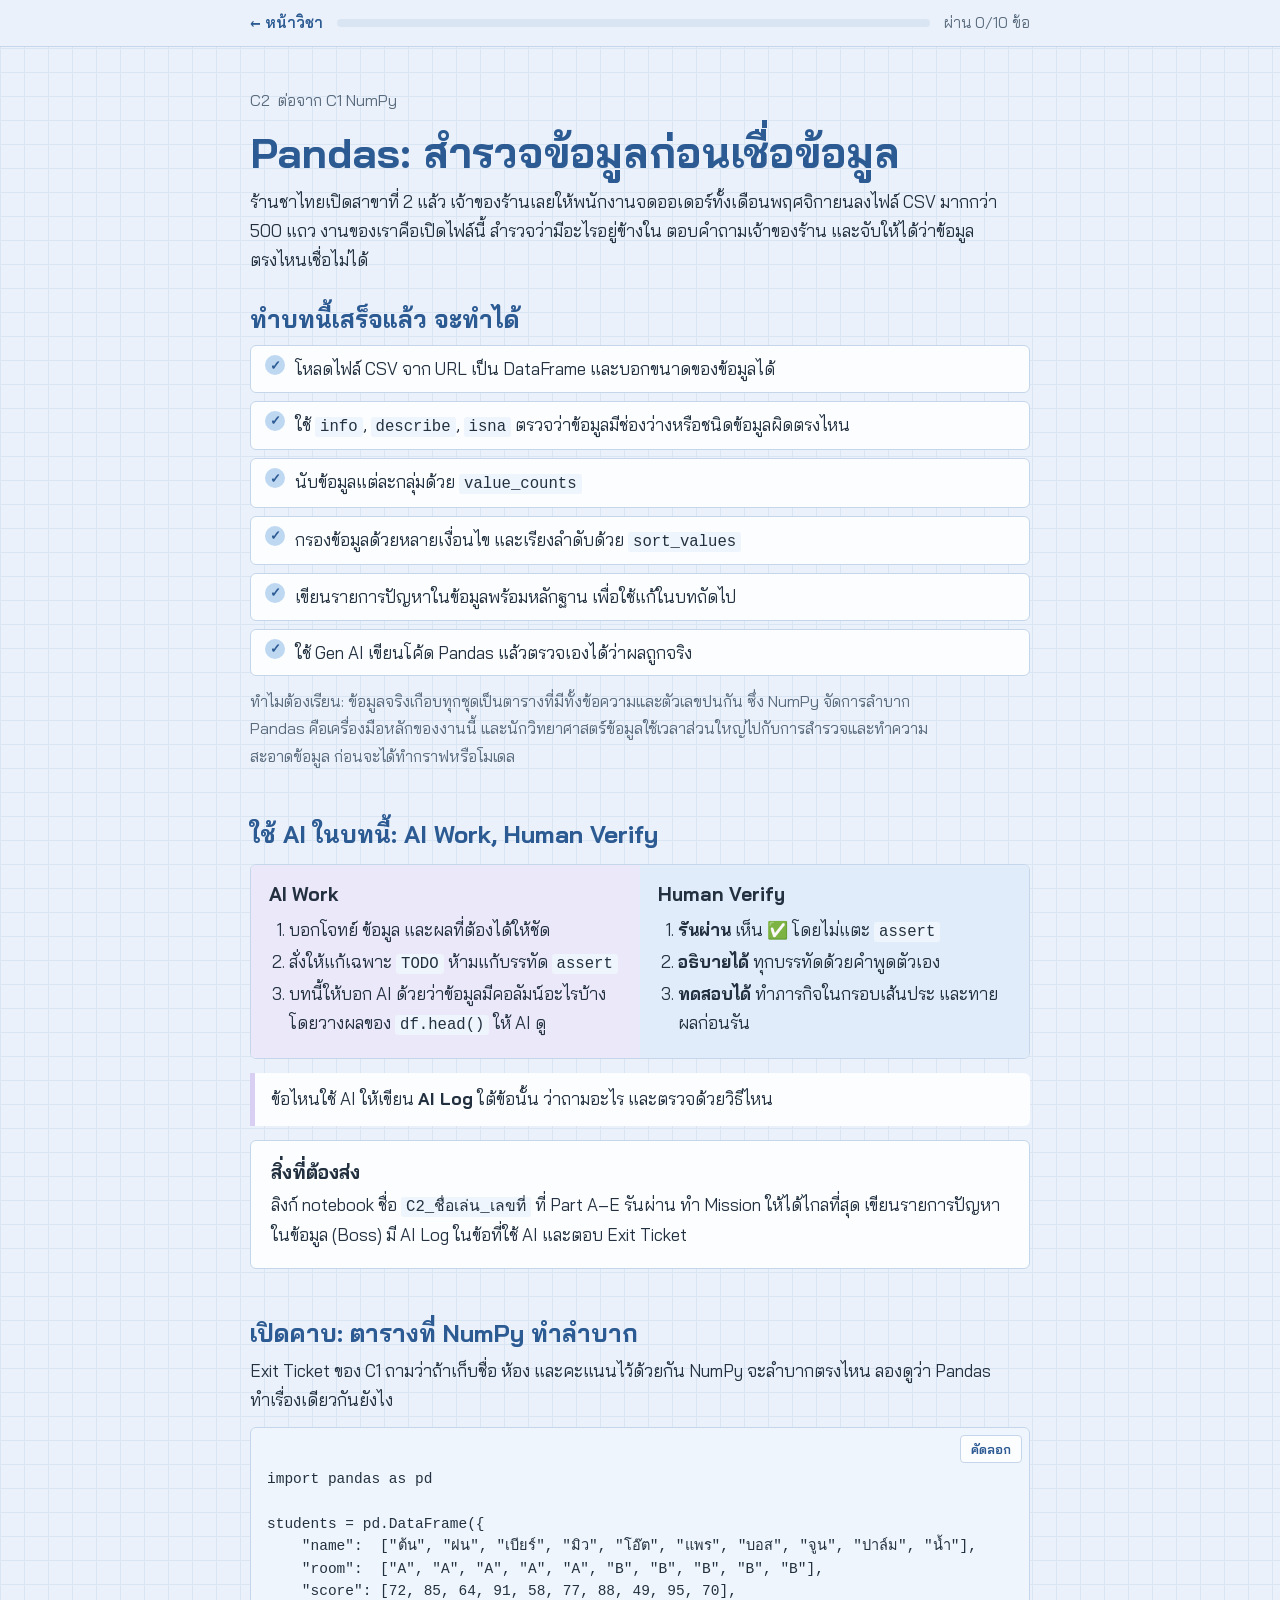
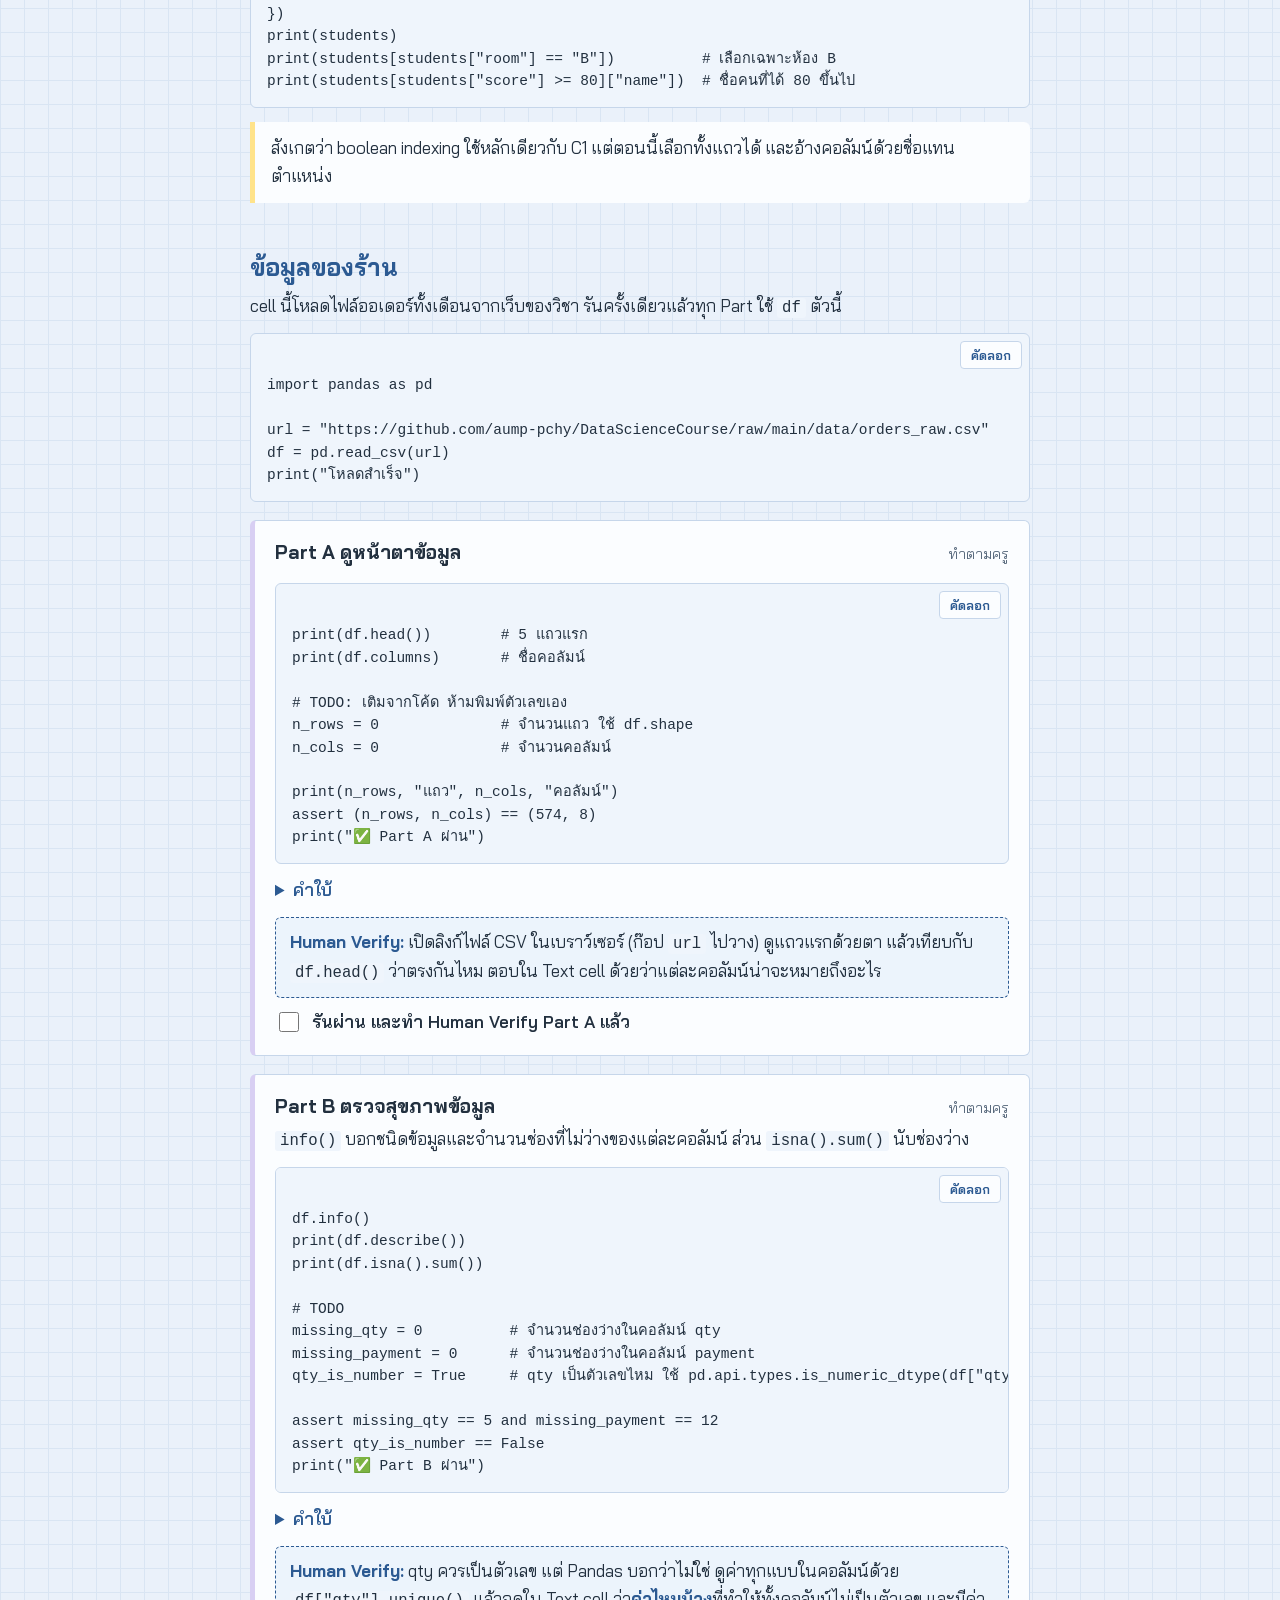
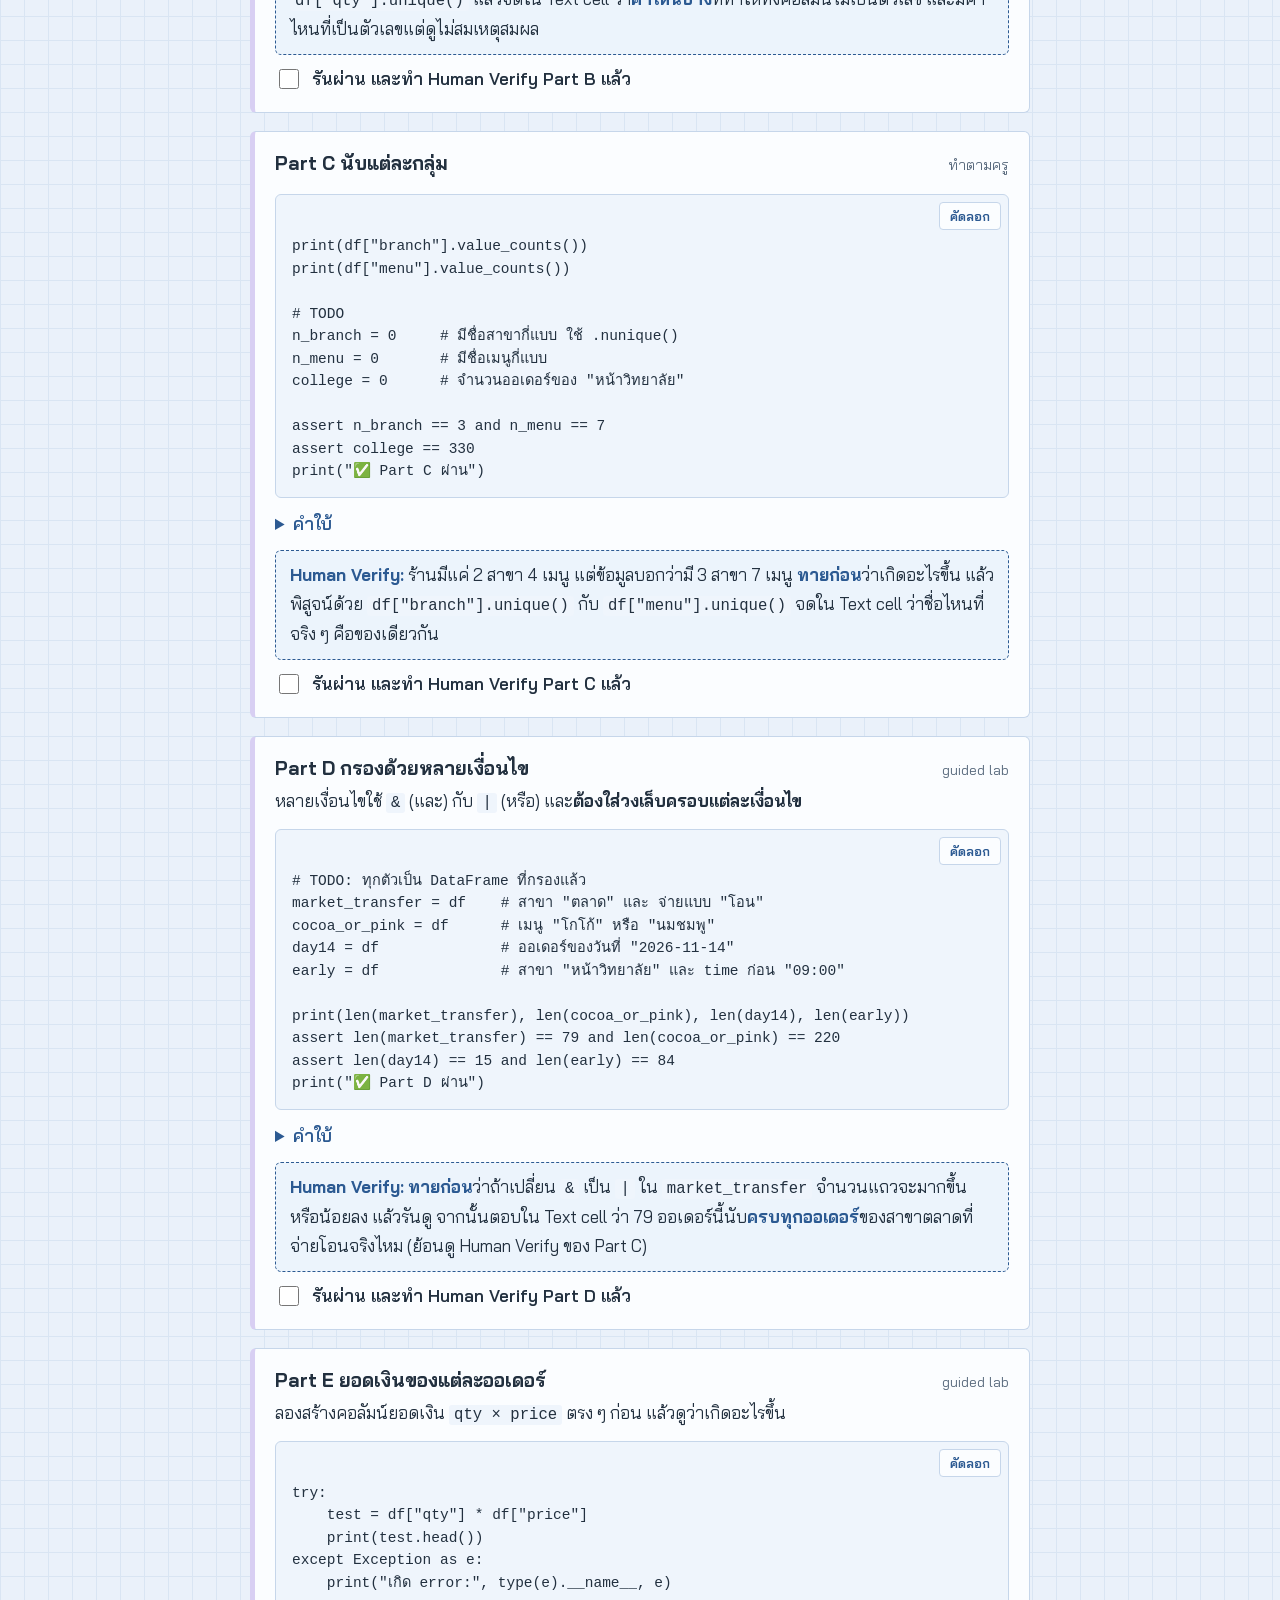
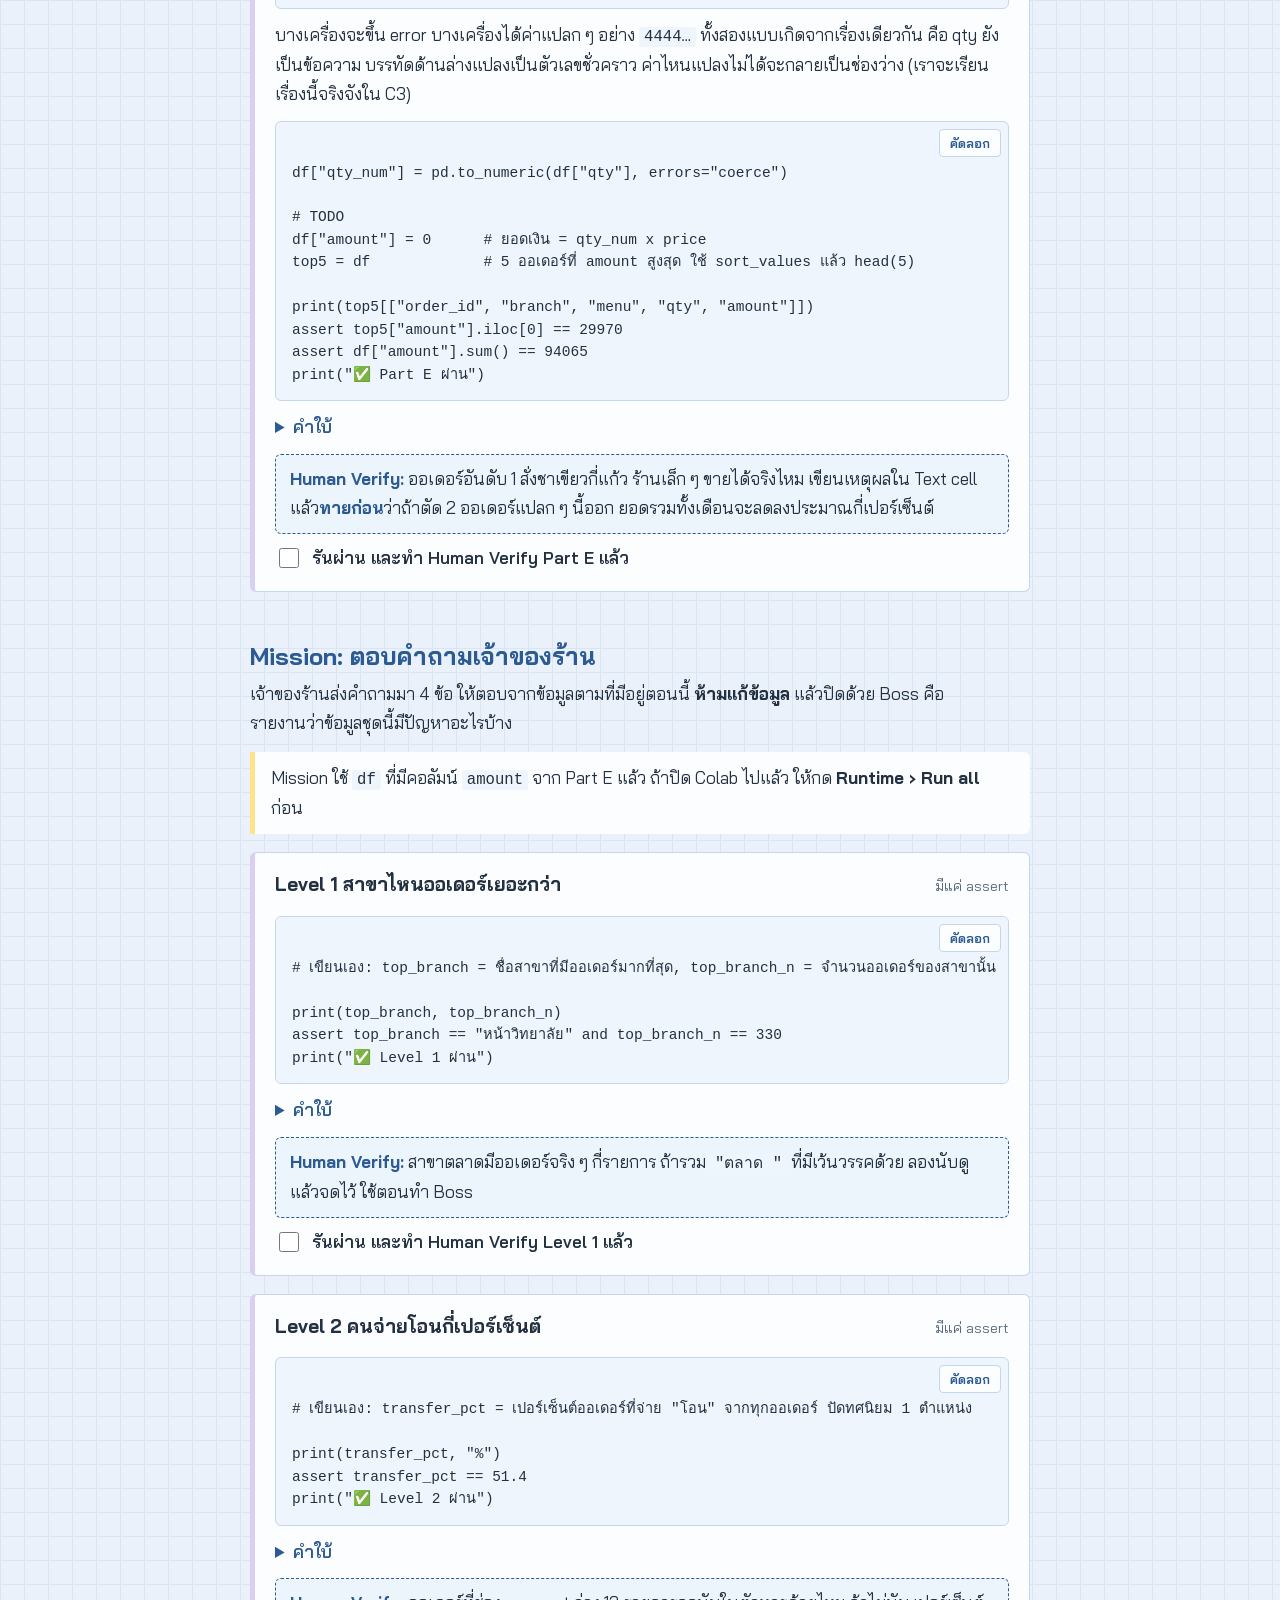
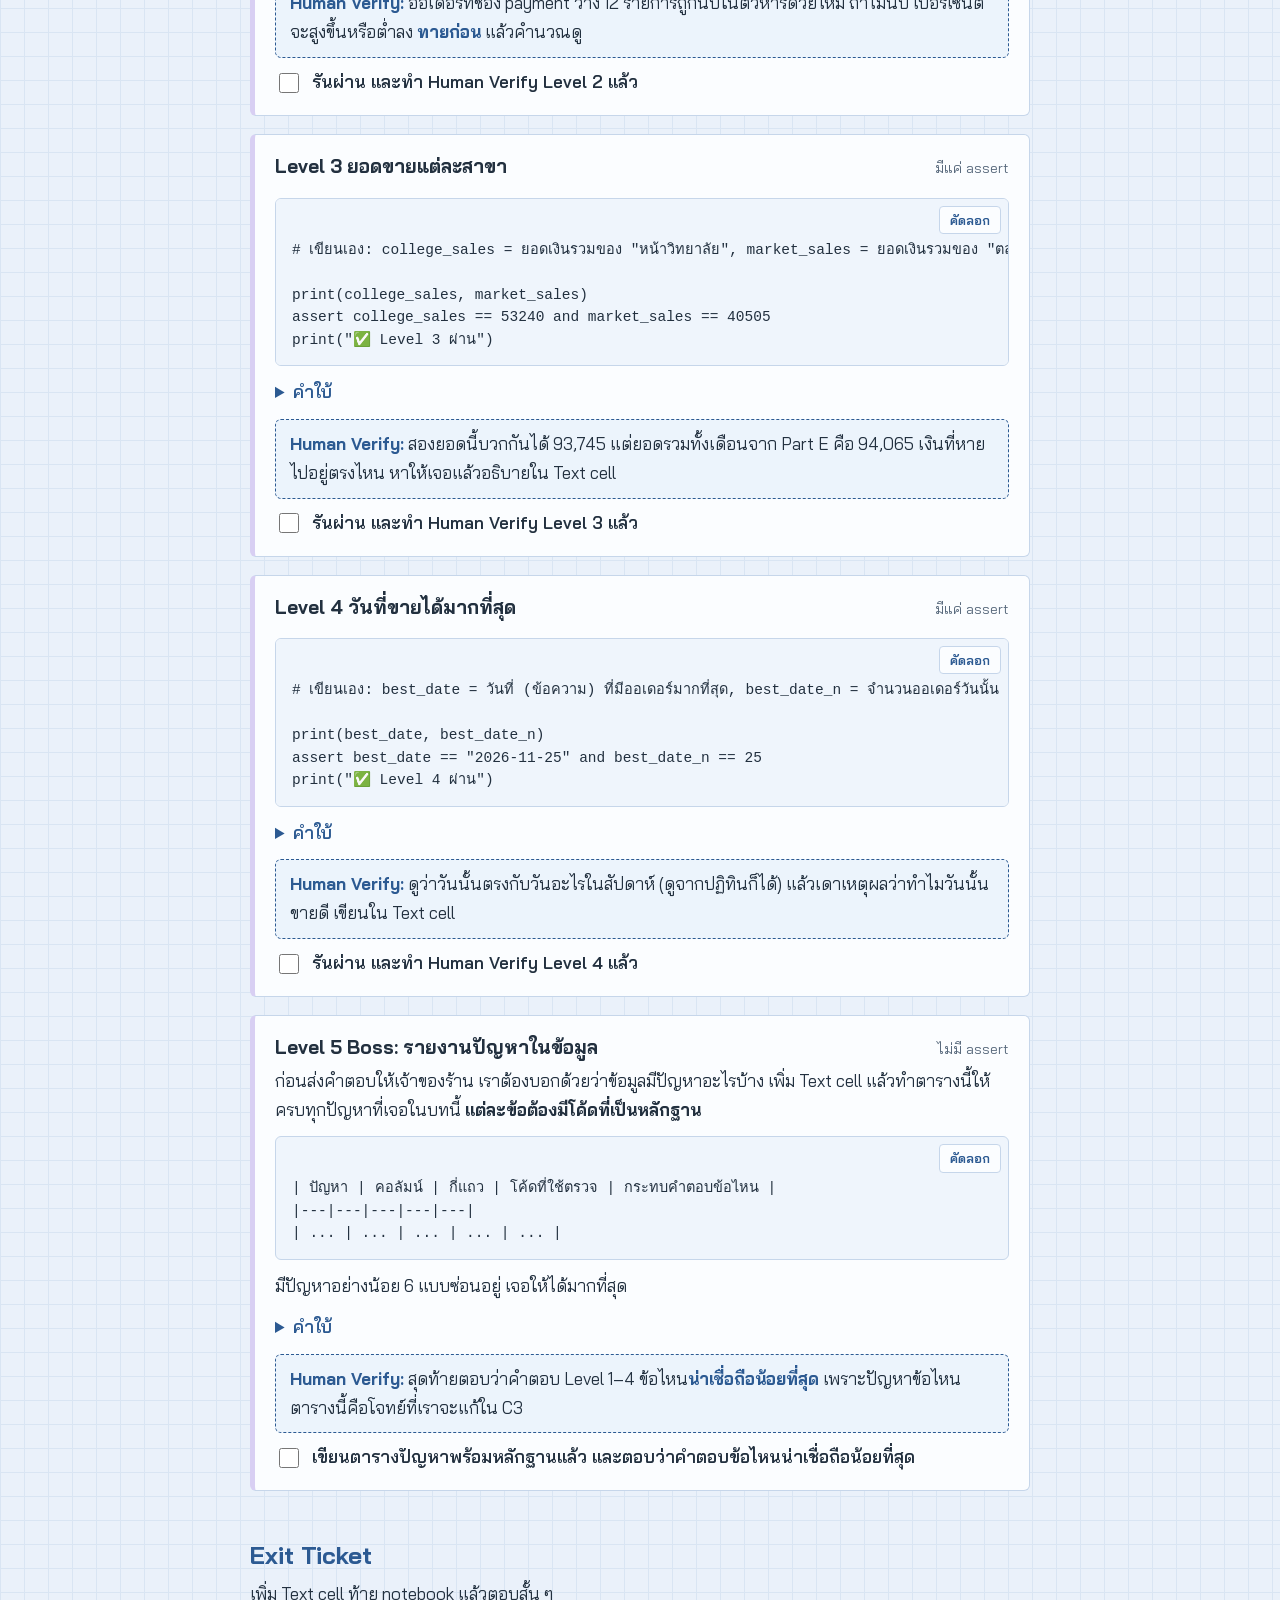
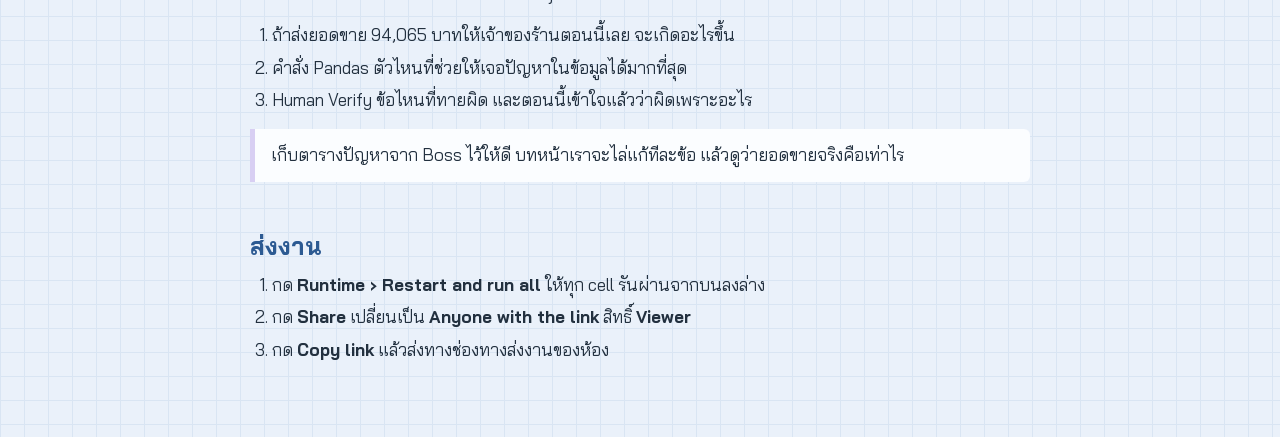
<file: c2.html>
<!DOCTYPE html>
<html lang="th">
<head>
<meta charset="UTF-8">
<meta name="viewport" content="width=device-width, initial-scale=1, viewport-fit=cover">
<title>C2 Pandas สำรวจข้อมูล</title>
<link rel="preconnect" href="https://fonts.googleapis.com">
<link rel="preconnect" href="https://fonts.gstatic.com" crossorigin>
<link href="https://fonts.googleapis.com/css2?family=Bai+Jamjuree:wght@400;500;600;700&display=swap" rel="stylesheet">
<link rel="stylesheet" href="style.css">
</head>
<body data-key="ds-c2-passed">
<div class="bar"><div class="bar-in">
  <a href="index.html">← หน้าวิชา</a>
  <div class="meter" aria-hidden="true"><i id="meter"></i></div>
  <span class="count" id="count">ผ่าน 0/10 ข้อ</span>
</div></div>

<main>
  <header>
    <p class="sub">C2 &nbsp;ต่อจาก C1 NumPy</p>
    <h1>Pandas: สำรวจข้อมูลก่อนเชื่อข้อมูล</h1>
    <p>ร้านชาไทยเปิดสาขาที่ 2 แล้ว เจ้าของร้านเลยให้พนักงานจดออเดอร์ทั้งเดือนพฤศจิกายนลงไฟล์ CSV มากกว่า 500 แถว งานของเราคือเปิดไฟล์นี้ สำรวจว่ามีอะไรอยู่ข้างใน ตอบคำถามเจ้าของร้าน และจับให้ได้ว่าข้อมูลตรงไหนเชื่อไม่ได้</p>
  </header>

  <h2 style="margin-top:28px">ทำบทนี้เสร็จแล้ว จะทำได้</h2>
  <ul class="gains">
    <li>โหลดไฟล์ CSV จาก URL เป็น DataFrame และบอกขนาดของข้อมูลได้</li>
    <li>ใช้ <code>info</code>, <code>describe</code>, <code>isna</code> ตรวจว่าข้อมูลมีช่องว่างหรือชนิดข้อมูลผิดตรงไหน</li>
    <li>นับข้อมูลแต่ละกลุ่มด้วย <code>value_counts</code></li>
    <li>กรองข้อมูลด้วยหลายเงื่อนไข และเรียงลำดับด้วย <code>sort_values</code></li>
    <li>เขียนรายการปัญหาในข้อมูลพร้อมหลักฐาน เพื่อใช้แก้ในบทถัดไป</li>
    <li>ใช้ Gen AI เขียนโค้ด Pandas แล้วตรวจเองได้ว่าผลถูกจริง</li>
  </ul>
  <p class="sub" style="margin-top:12px">ทำไมต้องเรียน: ข้อมูลจริงเกือบทุกชุดเป็นตารางที่มีทั้งข้อความและตัวเลขปนกัน ซึ่ง NumPy จัดการลำบาก Pandas คือเครื่องมือหลักของงานนี้ และนักวิทยาศาสตร์ข้อมูลใช้เวลาส่วนใหญ่ไปกับการสำรวจและทำความสะอาดข้อมูล ก่อนจะได้ทำกราฟหรือโมเดล</p>

  <h2>ใช้ AI ในบทนี้: AI Work, Human Verify</h2>
  <div class="loop">
    <div class="ai">
      <h3>AI Work</h3>
      <ol>
        <li>บอกโจทย์ ข้อมูล และผลที่ต้องได้ให้ชัด</li>
        <li>สั่งให้แก้เฉพาะ <code>TODO</code> ห้ามแก้บรรทัด <code>assert</code></li>
        <li>บทนี้ให้บอก AI ด้วยว่าข้อมูลมีคอลัมน์อะไรบ้าง โดยวางผลของ <code>df.head()</code> ให้ AI ดู</li>
      </ol>
    </div>
    <div class="hv">
      <h3>Human Verify</h3>
      <ol>
        <li><b>รันผ่าน</b> เห็น ✅ โดยไม่แตะ <code>assert</code></li>
        <li><b>อธิบายได้</b> ทุกบรรทัดด้วยคำพูดตัวเอง</li>
        <li><b>ทดสอบได้</b> ทำภารกิจในกรอบเส้นประ และทายผลก่อนรัน</li>
      </ol>
    </div>
  </div>
  <div class="note">ข้อไหนใช้ AI ให้เขียน <b>AI Log</b> ใต้ข้อนั้น ว่าถามอะไร และตรวจด้วยวิธีไหน</div>

  <div class="box">
    <h3>สิ่งที่ต้องส่ง</h3>
    <p style="margin:0">ลิงก์ notebook ชื่อ <code>C2_ชื่อเล่น_เลขที่</code> ที่ Part A–E รันผ่าน ทำ Mission ให้ได้ไกลที่สุด เขียนรายการปัญหาในข้อมูล (Boss) มี AI Log ในข้อที่ใช้ AI และตอบ Exit Ticket</p>
  </div>

  <h2>เปิดคาบ: ตารางที่ NumPy ทำลำบาก</h2>
  <p>Exit Ticket ของ C1 ถามว่าถ้าเก็บชื่อ ห้อง และคะแนนไว้ด้วยกัน NumPy จะลำบากตรงไหน ลองดูว่า Pandas ทำเรื่องเดียวกันยังไง</p>
<div class="code"><pre><code>import pandas as pd

students = pd.DataFrame({
    "name":  ["ต้น", "ฝน", "เบียร์", "มิว", "โอ๊ต", "แพร", "บอส", "จูน", "ปาล์ม", "น้ำ"],
    "room":  ["A", "A", "A", "A", "A", "B", "B", "B", "B", "B"],
    "score": [72, 85, 64, 91, 58, 77, 88, 49, 95, 70],
})
print(students)
print(students[students["room"] == "B"])          # เลือกเฉพาะห้อง B
print(students[students["score"] &gt;= 80]["name"])  # ชื่อคนที่ได้ 80 ขึ้นไป</code></pre></div>
  <div class="note tip">สังเกตว่า boolean indexing ใช้หลักเดียวกับ C1 แต่ตอนนี้เลือกทั้งแถวได้ และอ้างคอลัมน์ด้วยชื่อแทนตำแหน่ง</div>

  <h2>ข้อมูลของร้าน</h2>
  <p>cell นี้โหลดไฟล์ออเดอร์ทั้งเดือนจากเว็บของวิชา รันครั้งเดียวแล้วทุก Part ใช้ <code>df</code> ตัวนี้</p>
<div class="code"><pre><code>import pandas as pd

url = "https://github.com/aump-pchy/DataScienceCourse/raw/main/data/orders_raw.csv"
df = pd.read_csv(url)
print("โหลดสำเร็จ")</code></pre></div>
  <section class="task" data-task="a">
    <div class="task-head"><h3>Part A ดูหน้าตาข้อมูล</h3><span class="who">ทำตามครู</span></div>
<div class="code"><pre><code>print(df.head())        # 5 แถวแรก
print(df.columns)       # ชื่อคอลัมน์

# TODO: เติมจากโค้ด ห้ามพิมพ์ตัวเลขเอง
n_rows = 0              # จำนวนแถว ใช้ df.shape
n_cols = 0              # จำนวนคอลัมน์

print(n_rows, "แถว", n_cols, "คอลัมน์")
assert (n_rows, n_cols) == (574, 8)
print("✅ Part A ผ่าน")</code></pre></div>
    <details><summary>คำใบ้</summary><div><code>df.shape</code> คืนค่าเป็น (แถว, คอลัมน์) ใช้ <code>df.shape[0]</code> กับ <code>df.shape[1]</code></div></details>
    <div class="verify"><b>Human Verify:</b> เปิดลิงก์ไฟล์ CSV ในเบราว์เซอร์ (ก๊อป <code>url</code> ไปวาง) ดูแถวแรกด้วยตา แล้วเทียบกับ <code>df.head()</code> ว่าตรงกันไหม ตอบใน Text cell ด้วยว่าแต่ละคอลัมน์น่าจะหมายถึงอะไร</div>
    <label class="check"><input type="checkbox"> รันผ่าน และทำ Human Verify Part A แล้ว</label>
  </section>
  <section class="task" data-task="b">
    <div class="task-head"><h3>Part B ตรวจสุขภาพข้อมูล</h3><span class="who">ทำตามครู</span></div>
    <p><code>info()</code> บอกชนิดข้อมูลและจำนวนช่องที่ไม่ว่างของแต่ละคอลัมน์ ส่วน <code>isna().sum()</code> นับช่องว่าง</p>
<div class="code"><pre><code>df.info()
print(df.describe())
print(df.isna().sum())

# TODO
missing_qty = 0          # จำนวนช่องว่างในคอลัมน์ qty
missing_payment = 0      # จำนวนช่องว่างในคอลัมน์ payment
qty_is_number = True     # qty เป็นตัวเลขไหม ใช้ pd.api.types.is_numeric_dtype(df["qty"])

assert missing_qty == 5 and missing_payment == 12
assert qty_is_number == False
print("✅ Part B ผ่าน")</code></pre></div>
    <details><summary>คำใบ้</summary><div><code>df.isna().sum()["qty"]</code> &nbsp;ถ้า qty เป็นตัวเลข <code>describe()</code> จะสรุปให้ แต่ตอนนี้ไม่มี qty ในตารางสรุป ลองคิดว่าเพราะอะไร</div></details>
    <div class="verify"><b>Human Verify:</b> qty ควรเป็นตัวเลข แต่ Pandas บอกว่าไม่ใช่ ดูค่าทุกแบบในคอลัมน์ด้วย <code>df["qty"].unique()</code> แล้วจดใน Text cell ว่า<b>ค่าไหนบ้าง</b>ที่ทำให้ทั้งคอลัมน์ไม่เป็นตัวเลข และมีค่าไหนที่เป็นตัวเลขแต่ดูไม่สมเหตุสมผล</div>
    <label class="check"><input type="checkbox"> รันผ่าน และทำ Human Verify Part B แล้ว</label>
  </section>
  <section class="task" data-task="c">
    <div class="task-head"><h3>Part C นับแต่ละกลุ่ม</h3><span class="who">ทำตามครู</span></div>
<div class="code"><pre><code>print(df["branch"].value_counts())
print(df["menu"].value_counts())

# TODO
n_branch = 0     # มีชื่อสาขากี่แบบ ใช้ .nunique()
n_menu = 0       # มีชื่อเมนูกี่แบบ
college = 0      # จำนวนออเดอร์ของ "หน้าวิทยาลัย"

assert n_branch == 3 and n_menu == 7
assert college == 330
print("✅ Part C ผ่าน")</code></pre></div>
    <details><summary>คำใบ้</summary><div><code>df["branch"].value_counts()["หน้าวิทยาลัย"]</code></div></details>
    <div class="verify"><b>Human Verify:</b> ร้านมีแค่ 2 สาขา 4 เมนู แต่ข้อมูลบอกว่ามี 3 สาขา 7 เมนู <b>ทายก่อน</b>ว่าเกิดอะไรขึ้น แล้วพิสูจน์ด้วย <code>df["branch"].unique()</code> กับ <code>df["menu"].unique()</code> จดใน Text cell ว่าชื่อไหนที่จริง ๆ คือของเดียวกัน</div>
    <label class="check"><input type="checkbox"> รันผ่าน และทำ Human Verify Part C แล้ว</label>
  </section>
  <section class="task" data-task="d">
    <div class="task-head"><h3>Part D กรองด้วยหลายเงื่อนไข</h3><span class="who">guided lab</span></div>
    <p>หลายเงื่อนไขใช้ <code>&amp;</code> (และ) กับ <code>|</code> (หรือ) และ<b>ต้องใส่วงเล็บครอบแต่ละเงื่อนไข</b></p>
<div class="code"><pre><code># TODO: ทุกตัวเป็น DataFrame ที่กรองแล้ว
market_transfer = df    # สาขา "ตลาด" และ จ่ายแบบ "โอน"
cocoa_or_pink = df      # เมนู "โกโก้" หรือ "นมชมพู"
day14 = df              # ออเดอร์ของวันที่ "2026-11-14"
early = df              # สาขา "หน้าวิทยาลัย" และ time ก่อน "09:00"

print(len(market_transfer), len(cocoa_or_pink), len(day14), len(early))
assert len(market_transfer) == 79 and len(cocoa_or_pink) == 220
assert len(day14) == 15 and len(early) == 84
print("✅ Part D ผ่าน")</code></pre></div>
    <details><summary>คำใบ้</summary><div><code>df[(df["branch"] == "ตลาด") &amp; (df["payment"] == "โอน")]</code> &nbsp;เวลาเก็บเป็นข้อความแบบ "08:15" เทียบ <code>&lt; "09:00"</code> ได้เลยเพราะมีเลข 0 นำหน้าครบ</div></details>
    <div class="verify"><b>Human Verify:</b> <b>ทายก่อน</b>ว่าถ้าเปลี่ยน <code>&amp;</code> เป็น <code>|</code> ใน <code>market_transfer</code> จำนวนแถวจะมากขึ้นหรือน้อยลง แล้วรันดู จากนั้นตอบใน Text cell ว่า 79 ออเดอร์นี้นับ<b>ครบทุกออเดอร์</b>ของสาขาตลาดที่จ่ายโอนจริงไหม (ย้อนดู Human Verify ของ Part C)</div>
    <label class="check"><input type="checkbox"> รันผ่าน และทำ Human Verify Part D แล้ว</label>
  </section>
  <section class="task" data-task="e">
    <div class="task-head"><h3>Part E ยอดเงินของแต่ละออเดอร์</h3><span class="who">guided lab</span></div>
    <p>ลองสร้างคอลัมน์ยอดเงิน <code>qty × price</code> ตรง ๆ ก่อน แล้วดูว่าเกิดอะไรขึ้น</p>
<div class="code"><pre><code>try:
    test = df["qty"] * df["price"]
    print(test.head())
except Exception as e:
    print("เกิด error:", type(e).__name__, e)</code></pre></div>
    <p>บางเครื่องจะขึ้น error บางเครื่องได้ค่าแปลก ๆ อย่าง <code>4444…</code> ทั้งสองแบบเกิดจากเรื่องเดียวกัน คือ qty ยังเป็นข้อความ บรรทัดด้านล่างแปลงเป็นตัวเลขชั่วคราว ค่าไหนแปลงไม่ได้จะกลายเป็นช่องว่าง (เราจะเรียนเรื่องนี้จริงจังใน C3)</p>
<div class="code"><pre><code>df["qty_num"] = pd.to_numeric(df["qty"], errors="coerce")

# TODO
df["amount"] = 0      # ยอดเงิน = qty_num x price
top5 = df             # 5 ออเดอร์ที่ amount สูงสุด ใช้ sort_values แล้ว head(5)

print(top5[["order_id", "branch", "menu", "qty", "amount"]])
assert top5["amount"].iloc[0] == 29970
assert df["amount"].sum() == 94065
print("✅ Part E ผ่าน")</code></pre></div>
    <details><summary>คำใบ้</summary><div><code>df.sort_values("amount", ascending=False).head(5)</code></div></details>
    <div class="verify"><b>Human Verify:</b> ออเดอร์อันดับ 1 สั่งชาเขียวกี่แก้ว ร้านเล็ก ๆ ขายได้จริงไหม เขียนเหตุผลใน Text cell แล้ว<b>ทายก่อน</b>ว่าถ้าตัด 2 ออเดอร์แปลก ๆ นี้ออก ยอดรวมทั้งเดือนจะลดลงประมาณกี่เปอร์เซ็นต์</div>
    <label class="check"><input type="checkbox"> รันผ่าน และทำ Human Verify Part E แล้ว</label>
  </section>

  <h2>Mission: ตอบคำถามเจ้าของร้าน</h2>
  <p>เจ้าของร้านส่งคำถามมา 4 ข้อ ให้ตอบจากข้อมูลตามที่มีอยู่ตอนนี้ <b>ห้ามแก้ข้อมูล</b> แล้วปิดด้วย Boss คือรายงานว่าข้อมูลชุดนี้มีปัญหาอะไรบ้าง</p>
  <div class="note tip">Mission ใช้ <code>df</code> ที่มีคอลัมน์ <code>amount</code> จาก Part E แล้ว ถ้าปิด Colab ไปแล้ว ให้กด <b>Runtime › Run all</b> ก่อน</div>
  <section class="task" data-task="m1">
    <div class="task-head"><h3>Level 1 สาขาไหนออเดอร์เยอะกว่า</h3><span class="who">มีแค่ assert</span></div>
<div class="code"><pre><code># เขียนเอง: top_branch = ชื่อสาขาที่มีออเดอร์มากที่สุด, top_branch_n = จำนวนออเดอร์ของสาขานั้น

print(top_branch, top_branch_n)
assert top_branch == "หน้าวิทยาลัย" and top_branch_n == 330
print("✅ Level 1 ผ่าน")</code></pre></div>
    <details><summary>คำใบ้</summary><div><code>value_counts()</code> เรียงจากมากไปน้อยให้อยู่แล้ว ลอง <code>.idxmax()</code> กับ <code>.max()</code></div></details>
    <div class="verify"><b>Human Verify:</b> สาขาตลาดมีออเดอร์จริง ๆ กี่รายการ ถ้ารวม <code>"ตลาด "</code> ที่มีเว้นวรรคด้วย ลองนับดูแล้วจดไว้ ใช้ตอนทำ Boss</div>
    <label class="check"><input type="checkbox"> รันผ่าน และทำ Human Verify Level 1 แล้ว</label>
  </section>
  <section class="task" data-task="m2">
    <div class="task-head"><h3>Level 2 คนจ่ายโอนกี่เปอร์เซ็นต์</h3><span class="who">มีแค่ assert</span></div>
<div class="code"><pre><code># เขียนเอง: transfer_pct = เปอร์เซ็นต์ออเดอร์ที่จ่าย "โอน" จากทุกออเดอร์ ปัดทศนิยม 1 ตำแหน่ง

print(transfer_pct, "%")
assert transfer_pct == 51.4
print("✅ Level 2 ผ่าน")</code></pre></div>
    <details><summary>คำใบ้</summary><div><code>(df["payment"] == "โอน").mean()</code> ให้สัดส่วน 0–1 แล้วคูณ 100 ใช้ <code>round(..., 1)</code></div></details>
    <div class="verify"><b>Human Verify:</b> ออเดอร์ที่ช่อง payment ว่าง 12 รายการถูกนับในตัวหารด้วยไหม ถ้าไม่นับ เปอร์เซ็นต์จะสูงขึ้นหรือต่ำลง <b>ทายก่อน</b> แล้วคำนวณดู</div>
    <label class="check"><input type="checkbox"> รันผ่าน และทำ Human Verify Level 2 แล้ว</label>
  </section>
  <section class="task" data-task="m3">
    <div class="task-head"><h3>Level 3 ยอดขายแต่ละสาขา</h3><span class="who">มีแค่ assert</span></div>
<div class="code"><pre><code># เขียนเอง: college_sales = ยอดเงินรวมของ "หน้าวิทยาลัย", market_sales = ยอดเงินรวมของ "ตลาด"

print(college_sales, market_sales)
assert college_sales == 53240 and market_sales == 40505
print("✅ Level 3 ผ่าน")</code></pre></div>
    <details><summary>คำใบ้</summary><div>กรองแถวของสาขานั้นก่อน แล้วเลือกคอลัมน์ amount แล้ว <code>.sum()</code></div></details>
    <div class="verify"><b>Human Verify:</b> สองยอดนี้บวกกันได้ 93,745 แต่ยอดรวมทั้งเดือนจาก Part E คือ 94,065 เงินที่หายไปอยู่ตรงไหน หาให้เจอแล้วอธิบายใน Text cell</div>
    <label class="check"><input type="checkbox"> รันผ่าน และทำ Human Verify Level 3 แล้ว</label>
  </section>
  <section class="task" data-task="m4">
    <div class="task-head"><h3>Level 4 วันที่ขายได้มากที่สุด</h3><span class="who">มีแค่ assert</span></div>
<div class="code"><pre><code># เขียนเอง: best_date = วันที่ (ข้อความ) ที่มีออเดอร์มากที่สุด, best_date_n = จำนวนออเดอร์วันนั้น

print(best_date, best_date_n)
assert best_date == "2026-11-25" and best_date_n == 25
print("✅ Level 4 ผ่าน")</code></pre></div>
    <details><summary>คำใบ้</summary><div>ใช้ <code>value_counts</code> กับคอลัมน์ date</div></details>
    <div class="verify"><b>Human Verify:</b> ดูว่าวันนั้นตรงกับวันอะไรในสัปดาห์ (ดูจากปฏิทินก็ได้) แล้วเดาเหตุผลว่าทำไมวันนั้นขายดี เขียนใน Text cell</div>
    <label class="check"><input type="checkbox"> รันผ่าน และทำ Human Verify Level 4 แล้ว</label>
  </section>
  <section class="task" data-task="m5">
    <div class="task-head"><h3>Level 5 Boss: รายงานปัญหาในข้อมูล</h3><span class="who">ไม่มี assert</span></div>
    <p>ก่อนส่งคำตอบให้เจ้าของร้าน เราต้องบอกด้วยว่าข้อมูลมีปัญหาอะไรบ้าง เพิ่ม Text cell แล้วทำตารางนี้ให้ครบทุกปัญหาที่เจอในบทนี้ <b>แต่ละข้อต้องมีโค้ดที่เป็นหลักฐาน</b></p>
<div class="code"><pre><code>| ปัญหา | คอลัมน์ | กี่แถว | โค้ดที่ใช้ตรวจ | กระทบคำตอบข้อไหน |
|---|---|---|---|---|
| ... | ... | ... | ... | ... |</code></pre></div>
    <p>มีปัญหาอย่างน้อย 6 แบบซ่อนอยู่ เจอให้ได้มากที่สุด</p>
    <details><summary>คำใบ้</summary><div>ย้อนดู Human Verify ทุกข้อ ลองตรวจ <code>df.duplicated().sum()</code> ด้วย</div></details>
    <div class="verify"><b>Human Verify:</b> สุดท้ายตอบว่าคำตอบ Level 1–4 ข้อไหน<b>น่าเชื่อถือน้อยที่สุด</b> เพราะปัญหาข้อไหน ตารางนี้คือโจทย์ที่เราจะแก้ใน C3</div>
    <label class="check"><input type="checkbox"> เขียนตารางปัญหาพร้อมหลักฐานแล้ว และตอบว่าคำตอบข้อไหนน่าเชื่อถือน้อยที่สุด</label>
  </section>

  <h2>Exit Ticket</h2>
  <p>เพิ่ม Text cell ท้าย notebook แล้วตอบสั้น ๆ</p>
  <ol class="steps">
    <li>ถ้าส่งยอดขาย 94,065 บาทให้เจ้าของร้านตอนนี้เลย จะเกิดอะไรขึ้น</li>
    <li>คำสั่ง Pandas ตัวไหนที่ช่วยให้เจอปัญหาในข้อมูลได้มากที่สุด</li>
    <li>Human Verify ข้อไหนที่ทายผิด และตอนนี้เข้าใจแล้วว่าผิดเพราะอะไร</li>
  </ol>
  <div class="note">เก็บตารางปัญหาจาก Boss ไว้ให้ดี บทหน้าเราจะไล่แก้ทีละข้อ แล้วดูว่ายอดขายจริงคือเท่าไร</div>

  <h2>ส่งงาน</h2>
  <ol class="steps">
    <li>กด <b>Runtime › Restart and run all</b> ให้ทุก cell รันผ่านจากบนลงล่าง</li>
    <li>กด <b>Share</b> เปลี่ยนเป็น <b>Anyone with the link</b> สิทธิ์ <b>Viewer</b></li>
    <li>กด <b>Copy link</b> แล้วส่งทางช่องทางส่งงานของห้อง</li>
  </ol>
</main>

<script src="lesson.js"></script>
</body>
</html>
</file>
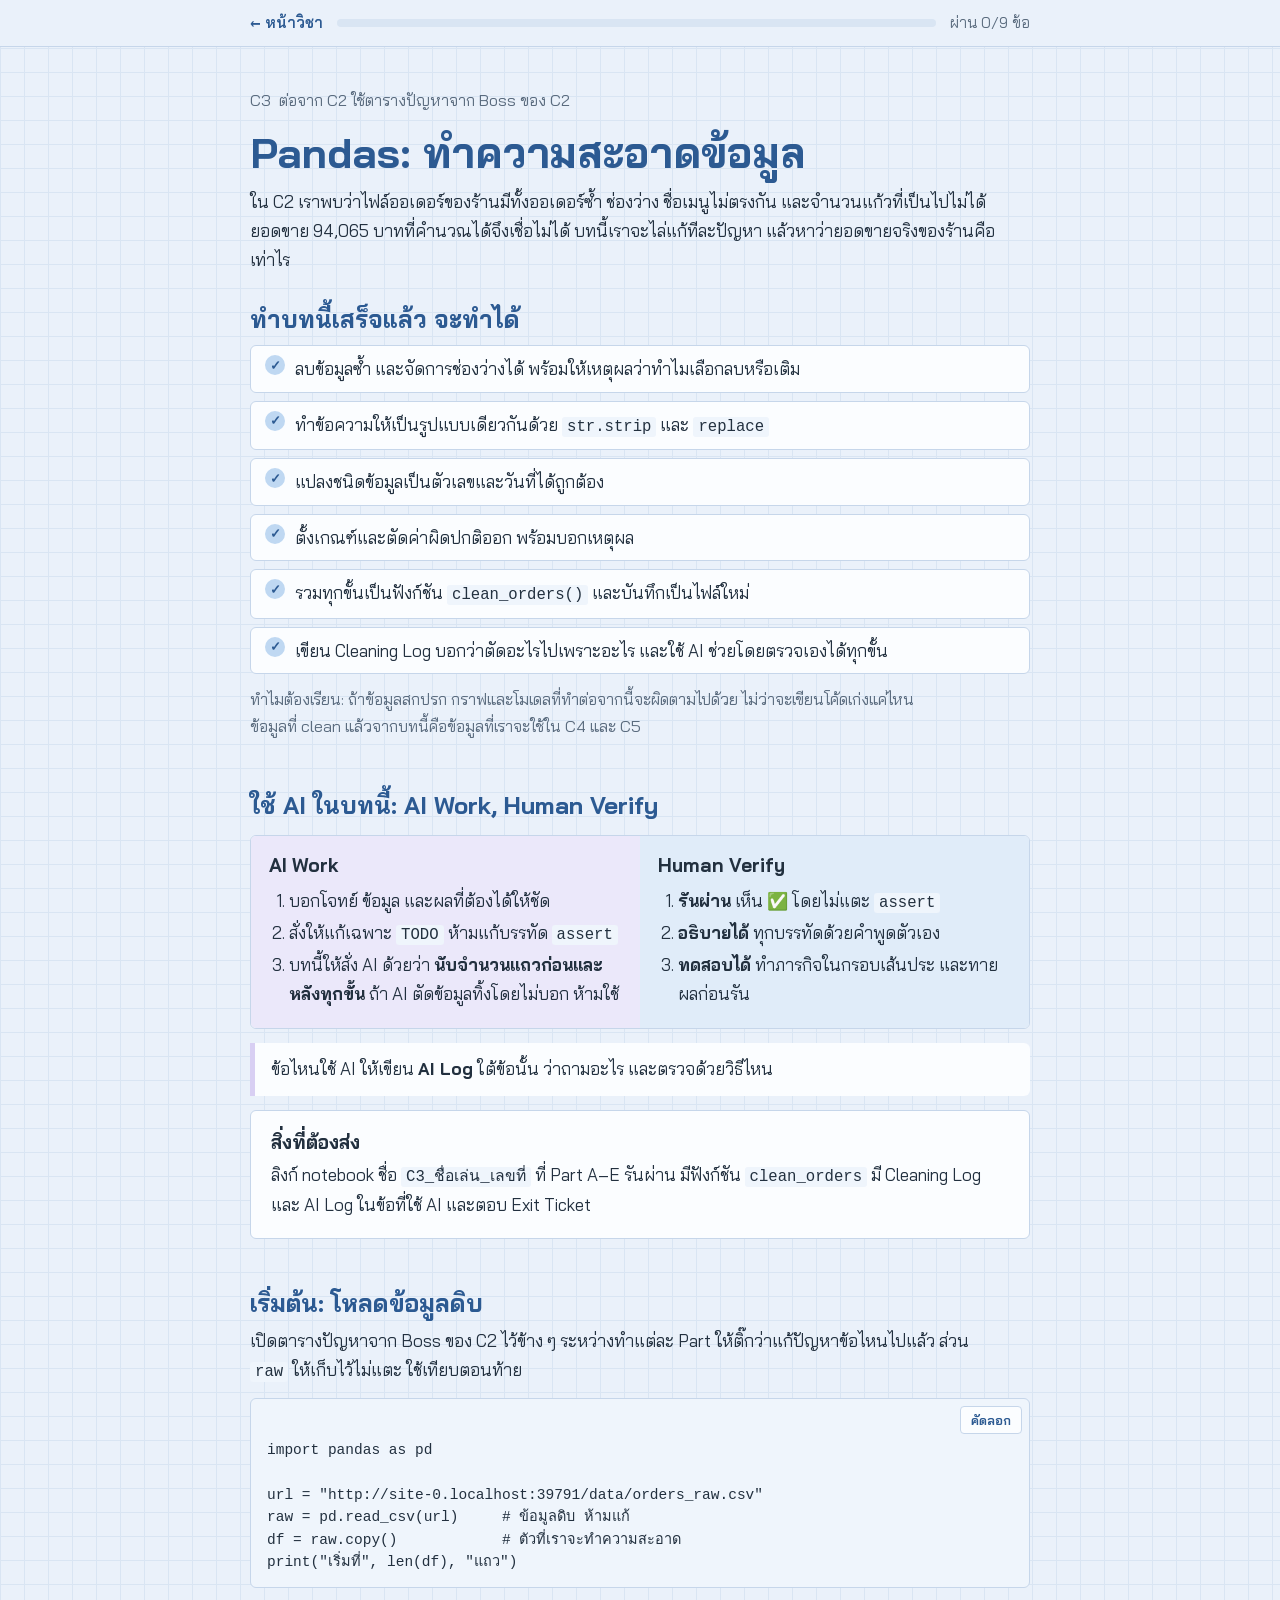
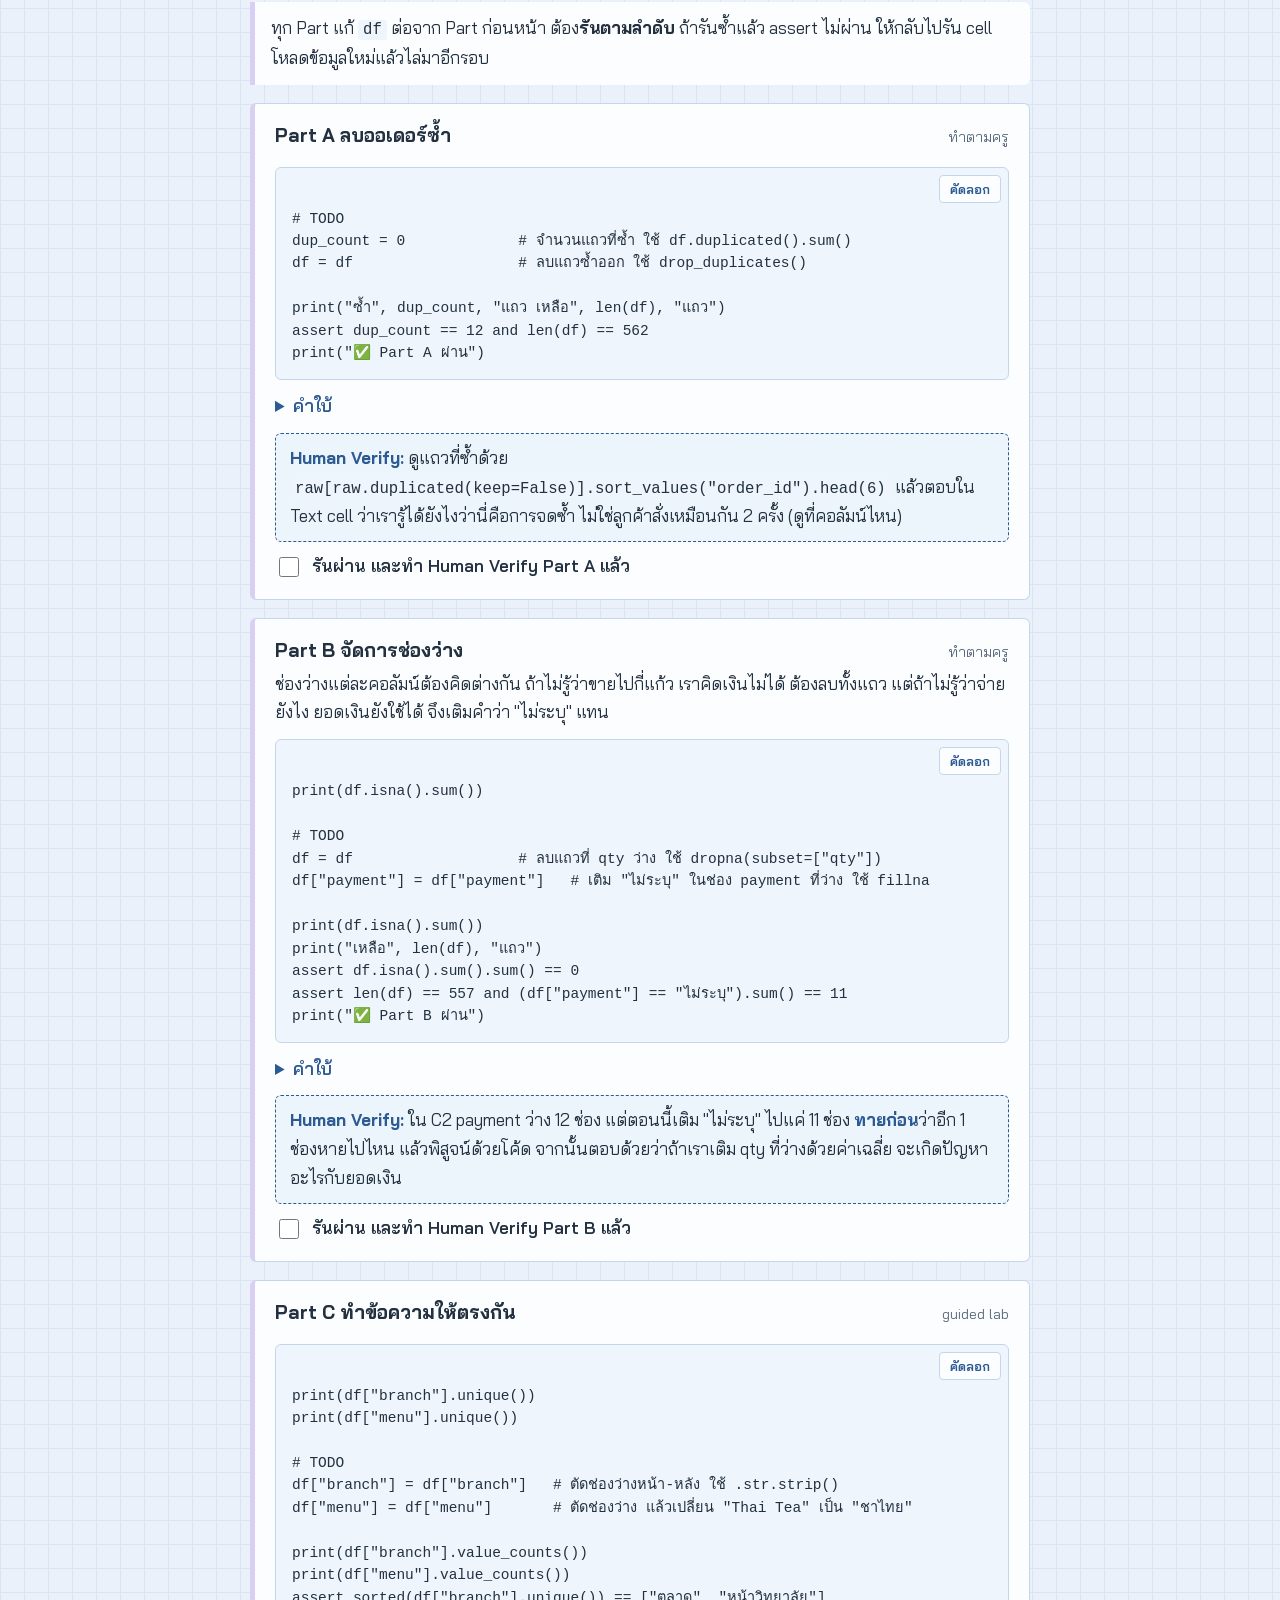
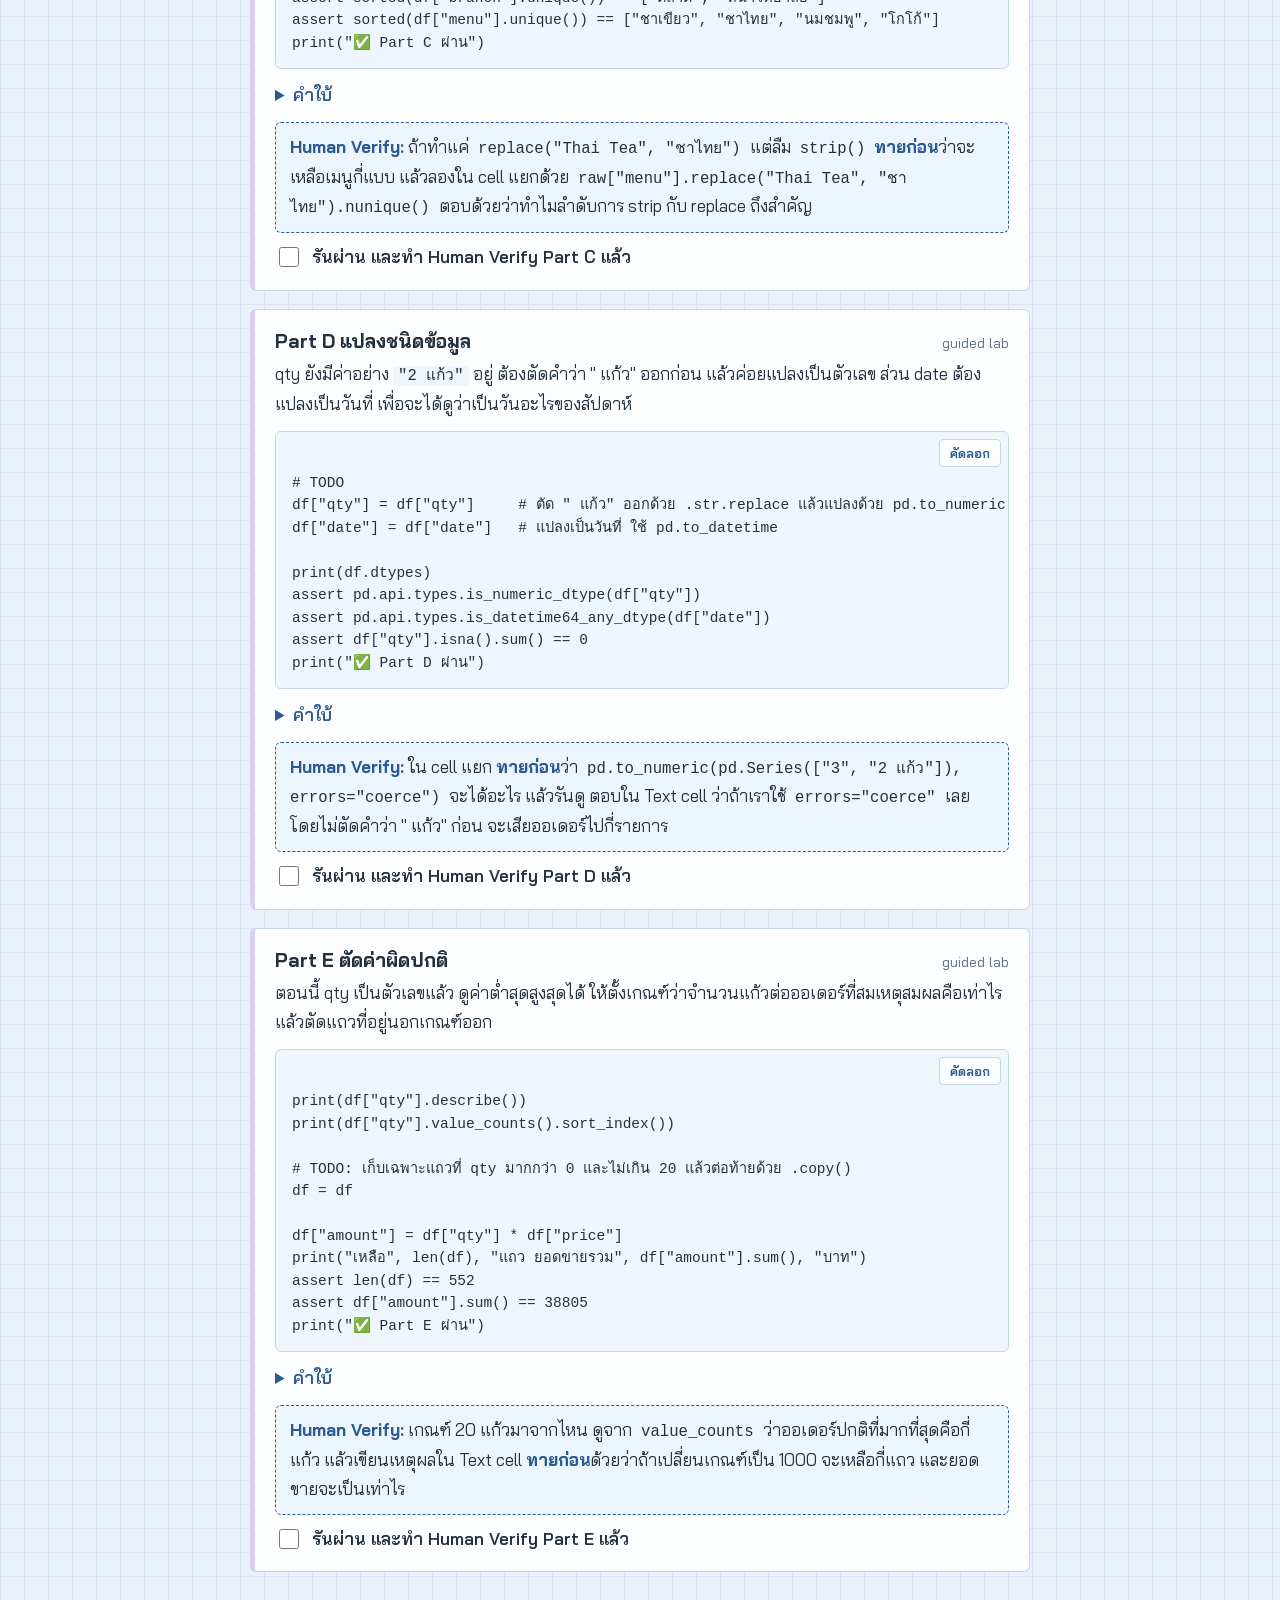
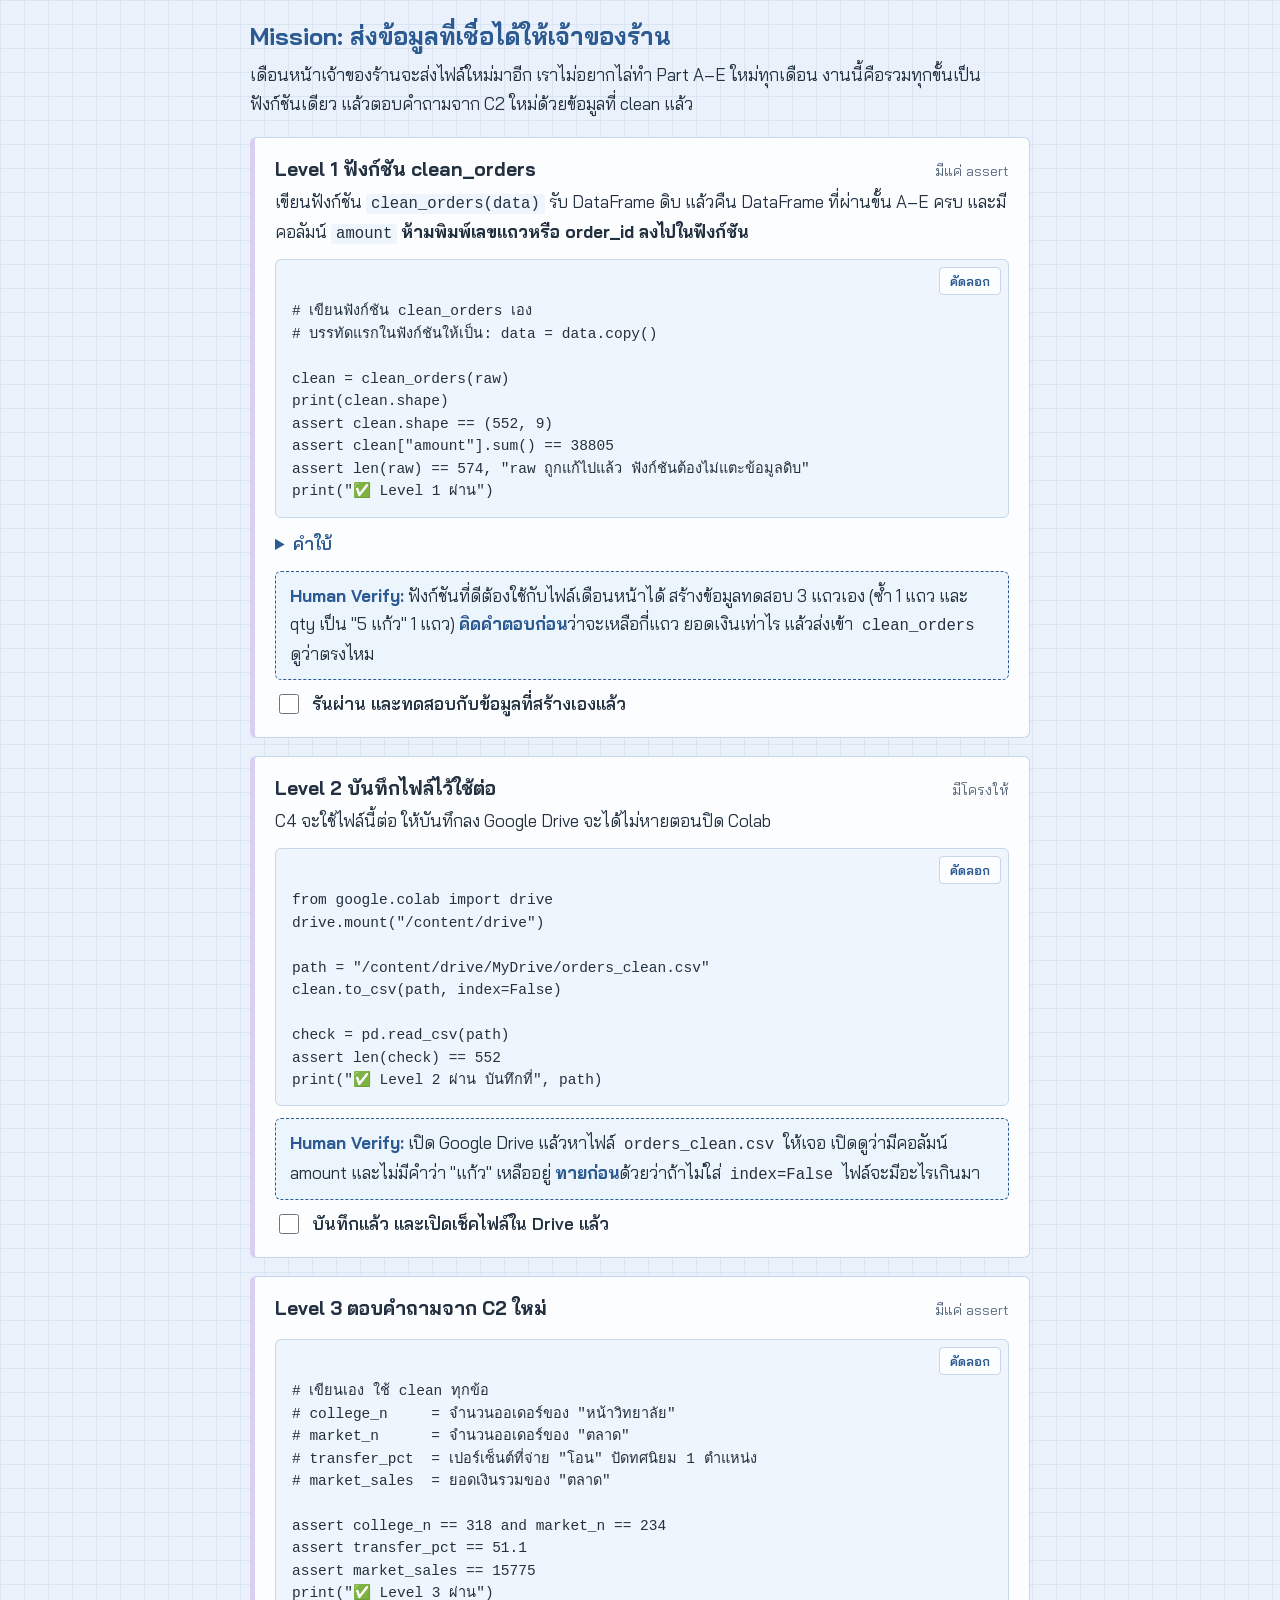
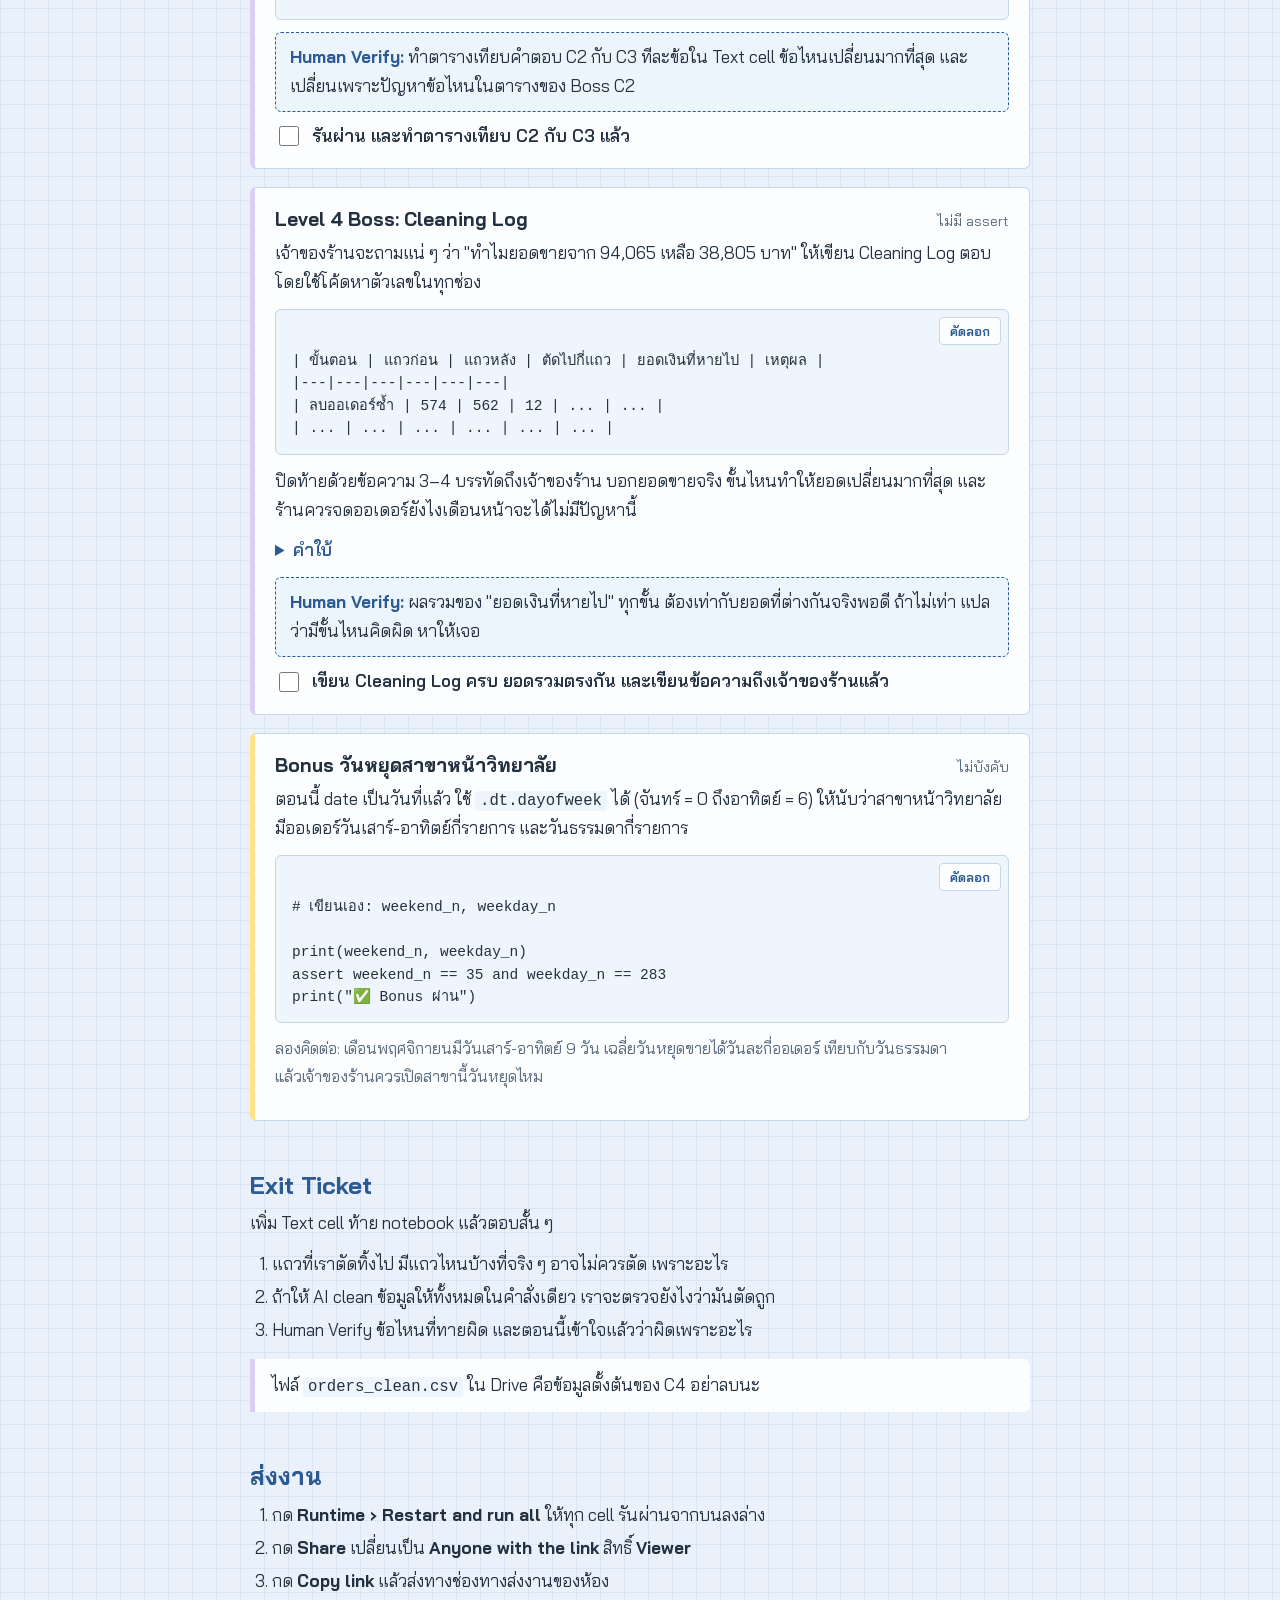
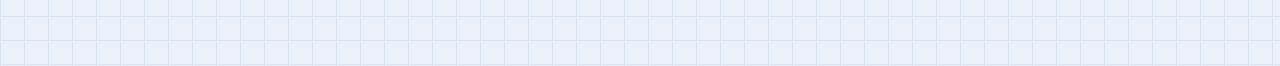
<file: c3.html>
<!DOCTYPE html>
<html lang="th">
<head>
<meta charset="UTF-8">
<meta name="viewport" content="width=device-width, initial-scale=1, viewport-fit=cover">
<title>C3 Pandas ทำความสะอาดข้อมูล</title>
<link rel="preconnect" href="https://fonts.googleapis.com">
<link rel="preconnect" href="https://fonts.gstatic.com" crossorigin>
<link href="https://fonts.googleapis.com/css2?family=Bai+Jamjuree:wght@400;500;600;700&display=swap" rel="stylesheet">
<link rel="stylesheet" href="style.css">
</head>
<body data-key="ds-c3-passed">
<div class="bar"><div class="bar-in">
  <a href="index.html">← หน้าวิชา</a>
  <div class="meter" aria-hidden="true"><i id="meter"></i></div>
  <span class="count" id="count">ผ่าน 0/9 ข้อ</span>
</div></div>

<main>
  <header>
    <p class="sub">C3 &nbsp;ต่อจาก C2 ใช้ตารางปัญหาจาก Boss ของ C2</p>
    <h1>Pandas: ทำความสะอาดข้อมูล</h1>
    <p>ใน C2 เราพบว่าไฟล์ออเดอร์ของร้านมีทั้งออเดอร์ซ้ำ ช่องว่าง ชื่อเมนูไม่ตรงกัน และจำนวนแก้วที่เป็นไปไม่ได้ ยอดขาย 94,065 บาทที่คำนวณได้จึงเชื่อไม่ได้ บทนี้เราจะไล่แก้ทีละปัญหา แล้วหาว่ายอดขายจริงของร้านคือเท่าไร</p>
  </header>

  <h2 style="margin-top:28px">ทำบทนี้เสร็จแล้ว จะทำได้</h2>
  <ul class="gains">
    <li>ลบข้อมูลซ้ำ และจัดการช่องว่างได้ พร้อมให้เหตุผลว่าทำไมเลือกลบหรือเติม</li>
    <li>ทำข้อความให้เป็นรูปแบบเดียวกันด้วย <code>str.strip</code> และ <code>replace</code></li>
    <li>แปลงชนิดข้อมูลเป็นตัวเลขและวันที่ได้ถูกต้อง</li>
    <li>ตั้งเกณฑ์และตัดค่าผิดปกติออก พร้อมบอกเหตุผล</li>
    <li>รวมทุกขั้นเป็นฟังก์ชัน <code>clean_orders()</code> และบันทึกเป็นไฟล์ใหม่</li>
    <li>เขียน Cleaning Log บอกว่าตัดอะไรไปเพราะอะไร และใช้ AI ช่วยโดยตรวจเองได้ทุกขั้น</li>
  </ul>
  <p class="sub" style="margin-top:12px">ทำไมต้องเรียน: ถ้าข้อมูลสกปรก กราฟและโมเดลที่ทำต่อจากนี้จะผิดตามไปด้วย ไม่ว่าจะเขียนโค้ดเก่งแค่ไหน ข้อมูลที่ clean แล้วจากบทนี้คือข้อมูลที่เราจะใช้ใน C4 และ C5</p>

  <h2>ใช้ AI ในบทนี้: AI Work, Human Verify</h2>
  <div class="loop">
    <div class="ai">
      <h3>AI Work</h3>
      <ol>
        <li>บอกโจทย์ ข้อมูล และผลที่ต้องได้ให้ชัด</li>
        <li>สั่งให้แก้เฉพาะ <code>TODO</code> ห้ามแก้บรรทัด <code>assert</code></li>
        <li>บทนี้ให้สั่ง AI ด้วยว่า <b>นับจำนวนแถวก่อนและหลังทุกขั้น</b> ถ้า AI ตัดข้อมูลทิ้งโดยไม่บอก ห้ามใช้</li>
      </ol>
    </div>
    <div class="hv">
      <h3>Human Verify</h3>
      <ol>
        <li><b>รันผ่าน</b> เห็น ✅ โดยไม่แตะ <code>assert</code></li>
        <li><b>อธิบายได้</b> ทุกบรรทัดด้วยคำพูดตัวเอง</li>
        <li><b>ทดสอบได้</b> ทำภารกิจในกรอบเส้นประ และทายผลก่อนรัน</li>
      </ol>
    </div>
  </div>
  <div class="note">ข้อไหนใช้ AI ให้เขียน <b>AI Log</b> ใต้ข้อนั้น ว่าถามอะไร และตรวจด้วยวิธีไหน</div>

  <div class="box">
    <h3>สิ่งที่ต้องส่ง</h3>
    <p style="margin:0">ลิงก์ notebook ชื่อ <code>C3_ชื่อเล่น_เลขที่</code> ที่ Part A–E รันผ่าน มีฟังก์ชัน <code>clean_orders</code> มี Cleaning Log และ AI Log ในข้อที่ใช้ AI และตอบ Exit Ticket</p>
  </div>

  <h2>เริ่มต้น: โหลดข้อมูลดิบ</h2>
  <p>เปิดตารางปัญหาจาก Boss ของ C2 ไว้ข้าง ๆ ระหว่างทำแต่ละ Part ให้ติ๊กว่าแก้ปัญหาข้อไหนไปแล้ว ส่วน <code>raw</code> ให้เก็บไว้ไม่แตะ ใช้เทียบตอนท้าย</p>
<div class="code"><pre><code>import pandas as pd

url = "{{DATA}}/orders_raw.csv"
raw = pd.read_csv(url)     # ข้อมูลดิบ ห้ามแก้
df = raw.copy()            # ตัวที่เราจะทำความสะอาด
print("เริ่มที่", len(df), "แถว")</code></pre></div>
  <div class="note">ทุก Part แก้ <code>df</code> ต่อจาก Part ก่อนหน้า ต้อง<b>รันตามลำดับ</b> ถ้ารันซ้ำแล้ว assert ไม่ผ่าน ให้กลับไปรัน cell โหลดข้อมูลใหม่แล้วไล่มาอีกรอบ</div>
  <section class="task" data-task="a">
    <div class="task-head"><h3>Part A ลบออเดอร์ซ้ำ</h3><span class="who">ทำตามครู</span></div>
<div class="code"><pre><code># TODO
dup_count = 0             # จำนวนแถวที่ซ้ำ ใช้ df.duplicated().sum()
df = df                   # ลบแถวซ้ำออก ใช้ drop_duplicates()

print("ซ้ำ", dup_count, "แถว เหลือ", len(df), "แถว")
assert dup_count == 12 and len(df) == 562
print("✅ Part A ผ่าน")</code></pre></div>
    <details><summary>คำใบ้</summary><div><code>df = df.drop_duplicates()</code> ต้องเอาผลกลับไปเก็บใน df ด้วย ไม่งั้น df จะเหมือนเดิม</div></details>
    <div class="verify"><b>Human Verify:</b> ดูแถวที่ซ้ำด้วย <code>raw[raw.duplicated(keep=False)].sort_values("order_id").head(6)</code> แล้วตอบใน Text cell ว่าเรารู้ได้ยังไงว่านี่คือการจดซ้ำ ไม่ใช่ลูกค้าสั่งเหมือนกัน 2 ครั้ง (ดูที่คอลัมน์ไหน)</div>
    <label class="check"><input type="checkbox"> รันผ่าน และทำ Human Verify Part A แล้ว</label>
  </section>
  <section class="task" data-task="b">
    <div class="task-head"><h3>Part B จัดการช่องว่าง</h3><span class="who">ทำตามครู</span></div>
    <p>ช่องว่างแต่ละคอลัมน์ต้องคิดต่างกัน ถ้าไม่รู้ว่าขายไปกี่แก้ว เราคิดเงินไม่ได้ ต้องลบทั้งแถว แต่ถ้าไม่รู้ว่าจ่ายยังไง ยอดเงินยังใช้ได้ จึงเติมคำว่า "ไม่ระบุ" แทน</p>
<div class="code"><pre><code>print(df.isna().sum())

# TODO
df = df                   # ลบแถวที่ qty ว่าง ใช้ dropna(subset=["qty"])
df["payment"] = df["payment"]   # เติม "ไม่ระบุ" ในช่อง payment ที่ว่าง ใช้ fillna

print(df.isna().sum())
print("เหลือ", len(df), "แถว")
assert df.isna().sum().sum() == 0
assert len(df) == 557 and (df["payment"] == "ไม่ระบุ").sum() == 11
print("✅ Part B ผ่าน")</code></pre></div>
    <details><summary>คำใบ้</summary><div><code>df["payment"].fillna("ไม่ระบุ")</code></div></details>
    <div class="verify"><b>Human Verify:</b> ใน C2 payment ว่าง 12 ช่อง แต่ตอนนี้เติม "ไม่ระบุ" ไปแค่ 11 ช่อง <b>ทายก่อน</b>ว่าอีก 1 ช่องหายไปไหน แล้วพิสูจน์ด้วยโค้ด จากนั้นตอบด้วยว่าถ้าเราเติม qty ที่ว่างด้วยค่าเฉลี่ย จะเกิดปัญหาอะไรกับยอดเงิน</div>
    <label class="check"><input type="checkbox"> รันผ่าน และทำ Human Verify Part B แล้ว</label>
  </section>
  <section class="task" data-task="c">
    <div class="task-head"><h3>Part C ทำข้อความให้ตรงกัน</h3><span class="who">guided lab</span></div>
<div class="code"><pre><code>print(df["branch"].unique())
print(df["menu"].unique())

# TODO
df["branch"] = df["branch"]   # ตัดช่องว่างหน้า-หลัง ใช้ .str.strip()
df["menu"] = df["menu"]       # ตัดช่องว่าง แล้วเปลี่ยน "Thai Tea" เป็น "ชาไทย"

print(df["branch"].value_counts())
print(df["menu"].value_counts())
assert sorted(df["branch"].unique()) == ["ตลาด", "หน้าวิทยาลัย"]
assert sorted(df["menu"].unique()) == ["ชาเขียว", "ชาไทย", "นมชมพู", "โกโก้"]
print("✅ Part C ผ่าน")</code></pre></div>
    <details><summary>คำใบ้</summary><div>ต่อคำสั่งได้: <code>df["menu"].str.strip().replace("Thai Tea", "ชาไทย")</code></div></details>
    <div class="verify"><b>Human Verify:</b> ถ้าทำแค่ <code>replace("Thai Tea", "ชาไทย")</code> แต่ลืม <code>strip()</code> <b>ทายก่อน</b>ว่าจะเหลือเมนูกี่แบบ แล้วลองใน cell แยกด้วย <code>raw["menu"].replace("Thai Tea", "ชาไทย").nunique()</code> ตอบด้วยว่าทำไมลำดับการ strip กับ replace ถึงสำคัญ</div>
    <label class="check"><input type="checkbox"> รันผ่าน และทำ Human Verify Part C แล้ว</label>
  </section>
  <section class="task" data-task="d">
    <div class="task-head"><h3>Part D แปลงชนิดข้อมูล</h3><span class="who">guided lab</span></div>
    <p>qty ยังมีค่าอย่าง <code>"2 แก้ว"</code> อยู่ ต้องตัดคำว่า " แก้ว" ออกก่อน แล้วค่อยแปลงเป็นตัวเลข ส่วน date ต้องแปลงเป็นวันที่ เพื่อจะได้ดูว่าเป็นวันอะไรของสัปดาห์</p>
<div class="code"><pre><code># TODO
df["qty"] = df["qty"]     # ตัด " แก้ว" ออกด้วย .str.replace แล้วแปลงด้วย pd.to_numeric
df["date"] = df["date"]   # แปลงเป็นวันที่ ใช้ pd.to_datetime

print(df.dtypes)
assert pd.api.types.is_numeric_dtype(df["qty"])
assert pd.api.types.is_datetime64_any_dtype(df["date"])
assert df["qty"].isna().sum() == 0
print("✅ Part D ผ่าน")</code></pre></div>
    <details><summary>คำใบ้</summary><div><code>pd.to_numeric(df["qty"].str.replace(" แก้ว", ""))</code> &nbsp;วันที่: <code>pd.to_datetime(df["date"])</code> แล้วลอง <code>df["date"].dt.day_name()</code></div></details>
    <div class="verify"><b>Human Verify:</b> ใน cell แยก <b>ทายก่อน</b>ว่า <code>pd.to_numeric(pd.Series(["3", "2 แก้ว"]), errors="coerce")</code> จะได้อะไร แล้วรันดู ตอบใน Text cell ว่าถ้าเราใช้ <code>errors="coerce"</code> เลยโดยไม่ตัดคำว่า " แก้ว" ก่อน จะเสียออเดอร์ไปกี่รายการ</div>
    <label class="check"><input type="checkbox"> รันผ่าน และทำ Human Verify Part D แล้ว</label>
  </section>
  <section class="task" data-task="e">
    <div class="task-head"><h3>Part E ตัดค่าผิดปกติ</h3><span class="who">guided lab</span></div>
    <p>ตอนนี้ qty เป็นตัวเลขแล้ว ดูค่าต่ำสุดสูงสุดได้ ให้ตั้งเกณฑ์ว่าจำนวนแก้วต่อออเดอร์ที่สมเหตุสมผลคือเท่าไร แล้วตัดแถวที่อยู่นอกเกณฑ์ออก</p>
<div class="code"><pre><code>print(df["qty"].describe())
print(df["qty"].value_counts().sort_index())

# TODO: เก็บเฉพาะแถวที่ qty มากกว่า 0 และไม่เกิน 20 แล้วต่อท้ายด้วย .copy()
df = df

df["amount"] = df["qty"] * df["price"]
print("เหลือ", len(df), "แถว ยอดขายรวม", df["amount"].sum(), "บาท")
assert len(df) == 552
assert df["amount"].sum() == 38805
print("✅ Part E ผ่าน")</code></pre></div>
    <details><summary>คำใบ้</summary><div><code>df[(df["qty"] &gt; 0) &amp; (df["qty"] &lt;= 20)].copy()</code> &nbsp;ถ้าไม่ใส่ <code>.copy()</code> อาจเห็นคำเตือน SettingWithCopyWarning ตอนสร้างคอลัมน์ amount</div></details>
    <div class="verify"><b>Human Verify:</b> เกณฑ์ 20 แก้วมาจากไหน ดูจาก <code>value_counts</code> ว่าออเดอร์ปกติที่มากที่สุดคือกี่แก้ว แล้วเขียนเหตุผลใน Text cell <b>ทายก่อน</b>ด้วยว่าถ้าเปลี่ยนเกณฑ์เป็น 1000 จะเหลือกี่แถว และยอดขายจะเป็นเท่าไร</div>
    <label class="check"><input type="checkbox"> รันผ่าน และทำ Human Verify Part E แล้ว</label>
  </section>

  <h2>Mission: ส่งข้อมูลที่เชื่อได้ให้เจ้าของร้าน</h2>
  <p>เดือนหน้าเจ้าของร้านจะส่งไฟล์ใหม่มาอีก เราไม่อยากไล่ทำ Part A–E ใหม่ทุกเดือน งานนี้คือรวมทุกขั้นเป็นฟังก์ชันเดียว แล้วตอบคำถามจาก C2 ใหม่ด้วยข้อมูลที่ clean แล้ว</p>
  <section class="task" data-task="m1">
    <div class="task-head"><h3>Level 1 ฟังก์ชัน clean_orders</h3><span class="who">มีแค่ assert</span></div>
    <p>เขียนฟังก์ชัน <code>clean_orders(data)</code> รับ DataFrame ดิบ แล้วคืน DataFrame ที่ผ่านขั้น A–E ครบ และมีคอลัมน์ <code>amount</code> <b>ห้ามพิมพ์เลขแถวหรือ order_id ลงไปในฟังก์ชัน</b></p>
<div class="code"><pre><code># เขียนฟังก์ชัน clean_orders เอง
# บรรทัดแรกในฟังก์ชันให้เป็น: data = data.copy()

clean = clean_orders(raw)
print(clean.shape)
assert clean.shape == (552, 9)
assert clean["amount"].sum() == 38805
assert len(raw) == 574, "raw ถูกแก้ไปแล้ว ฟังก์ชันต้องไม่แตะข้อมูลดิบ"
print("✅ Level 1 ผ่าน")</code></pre></div>
    <details><summary>คำใบ้</summary><div>ก๊อปโค้ดจาก Part A–E มาเรียงในฟังก์ชัน เปลี่ยน <code>df</code> เป็น <code>data</code> แล้ว <code>return data</code></div></details>
    <div class="verify"><b>Human Verify:</b> ฟังก์ชันที่ดีต้องใช้กับไฟล์เดือนหน้าได้ สร้างข้อมูลทดสอบ 3 แถวเอง (ซ้ำ 1 แถว และ qty เป็น "5 แก้ว" 1 แถว) <b>คิดคำตอบก่อน</b>ว่าจะเหลือกี่แถว ยอดเงินเท่าไร แล้วส่งเข้า <code>clean_orders</code> ดูว่าตรงไหม</div>
    <label class="check"><input type="checkbox"> รันผ่าน และทดสอบกับข้อมูลที่สร้างเองแล้ว</label>
  </section>
  <section class="task" data-task="m2">
    <div class="task-head"><h3>Level 2 บันทึกไฟล์ไว้ใช้ต่อ</h3><span class="who">มีโครงให้</span></div>
    <p>C4 จะใช้ไฟล์นี้ต่อ ให้บันทึกลง Google Drive จะได้ไม่หายตอนปิด Colab</p>
<div class="code"><pre><code>from google.colab import drive
drive.mount("/content/drive")

path = "/content/drive/MyDrive/orders_clean.csv"
clean.to_csv(path, index=False)

check = pd.read_csv(path)
assert len(check) == 552
print("✅ Level 2 ผ่าน บันทึกที่", path)</code></pre></div>
    <div class="verify"><b>Human Verify:</b> เปิด Google Drive แล้วหาไฟล์ <code>orders_clean.csv</code> ให้เจอ เปิดดูว่ามีคอลัมน์ amount และไม่มีคำว่า "แก้ว" เหลืออยู่ <b>ทายก่อน</b>ด้วยว่าถ้าไม่ใส่ <code>index=False</code> ไฟล์จะมีอะไรเกินมา</div>
    <label class="check"><input type="checkbox"> บันทึกแล้ว และเปิดเช็คไฟล์ใน Drive แล้ว</label>
  </section>
  <section class="task" data-task="m3">
    <div class="task-head"><h3>Level 3 ตอบคำถามจาก C2 ใหม่</h3><span class="who">มีแค่ assert</span></div>
<div class="code"><pre><code># เขียนเอง ใช้ clean ทุกข้อ
# college_n     = จำนวนออเดอร์ของ "หน้าวิทยาลัย"
# market_n      = จำนวนออเดอร์ของ "ตลาด"
# transfer_pct  = เปอร์เซ็นต์ที่จ่าย "โอน" ปัดทศนิยม 1 ตำแหน่ง
# market_sales  = ยอดเงินรวมของ "ตลาด"

assert college_n == 318 and market_n == 234
assert transfer_pct == 51.1
assert market_sales == 15775
print("✅ Level 3 ผ่าน")</code></pre></div>
    <div class="verify"><b>Human Verify:</b> ทำตารางเทียบคำตอบ C2 กับ C3 ทีละข้อใน Text cell ข้อไหนเปลี่ยนมากที่สุด และเปลี่ยนเพราะปัญหาข้อไหนในตารางของ Boss C2</div>
    <label class="check"><input type="checkbox"> รันผ่าน และทำตารางเทียบ C2 กับ C3 แล้ว</label>
  </section>
  <section class="task" data-task="m4">
    <div class="task-head"><h3>Level 4 Boss: Cleaning Log</h3><span class="who">ไม่มี assert</span></div>
    <p>เจ้าของร้านจะถามแน่ ๆ ว่า "ทำไมยอดขายจาก 94,065 เหลือ 38,805 บาท" ให้เขียน Cleaning Log ตอบ โดยใช้โค้ดหาตัวเลขในทุกช่อง</p>
<div class="code"><pre><code>| ขั้นตอน | แถวก่อน | แถวหลัง | ตัดไปกี่แถว | ยอดเงินที่หายไป | เหตุผล |
|---|---|---|---|---|---|
| ลบออเดอร์ซ้ำ | 574 | 562 | 12 | ... | ... |
| ... | ... | ... | ... | ... | ... |</code></pre></div>
    <p>ปิดท้ายด้วยข้อความ 3–4 บรรทัดถึงเจ้าของร้าน บอกยอดขายจริง ขั้นไหนทำให้ยอดเปลี่ยนมากที่สุด และร้านควรจดออเดอร์ยังไงเดือนหน้าจะได้ไม่มีปัญหานี้</p>
    <details><summary>คำใบ้</summary><div>ยอดเงินที่หายไปของแต่ละขั้น หาได้จากการคำนวณ amount ก่อนและหลังขั้นนั้นแล้วลบกัน ขั้นแรก ๆ ที่ qty ยังเป็นข้อความ ใช้ <code>pd.to_numeric(..., errors="coerce")</code> ชั่วคราวแบบ C2</div></details>
    <div class="verify"><b>Human Verify:</b> ผลรวมของ "ยอดเงินที่หายไป" ทุกขั้น ต้องเท่ากับยอดที่ต่างกันจริงพอดี ถ้าไม่เท่า แปลว่ามีขั้นไหนคิดผิด หาให้เจอ</div>
    <label class="check"><input type="checkbox"> เขียน Cleaning Log ครบ ยอดรวมตรงกัน และเขียนข้อความถึงเจ้าของร้านแล้ว</label>
  </section>
  <section class="task" data-task="bonus" style="border-left-color:var(--mark)">
    <div class="task-head"><h3>Bonus วันหยุดสาขาหน้าวิทยาลัย</h3><span class="who">ไม่บังคับ</span></div>
    <p>ตอนนี้ date เป็นวันที่แล้ว ใช้ <code>.dt.dayofweek</code> ได้ (จันทร์ = 0 ถึงอาทิตย์ = 6) ให้นับว่าสาขาหน้าวิทยาลัยมีออเดอร์วันเสาร์-อาทิตย์กี่รายการ และวันธรรมดากี่รายการ</p>
<div class="code"><pre><code># เขียนเอง: weekend_n, weekday_n

print(weekend_n, weekday_n)
assert weekend_n == 35 and weekday_n == 283
print("✅ Bonus ผ่าน")</code></pre></div>
    <p class="sub">ลองคิดต่อ: เดือนพฤศจิกายนมีวันเสาร์-อาทิตย์ 9 วัน เฉลี่ยวันหยุดขายได้วันละกี่ออเดอร์ เทียบกับวันธรรมดา แล้วเจ้าของร้านควรเปิดสาขานี้วันหยุดไหม</p>
  </section>

  <h2>Exit Ticket</h2>
  <p>เพิ่ม Text cell ท้าย notebook แล้วตอบสั้น ๆ</p>
  <ol class="steps">
    <li>แถวที่เราตัดทิ้งไป มีแถวไหนบ้างที่จริง ๆ อาจไม่ควรตัด เพราะอะไร</li>
    <li>ถ้าให้ AI clean ข้อมูลให้ทั้งหมดในคำสั่งเดียว เราจะตรวจยังไงว่ามันตัดถูก</li>
    <li>Human Verify ข้อไหนที่ทายผิด และตอนนี้เข้าใจแล้วว่าผิดเพราะอะไร</li>
  </ol>
  <div class="note">ไฟล์ <code>orders_clean.csv</code> ใน Drive คือข้อมูลตั้งต้นของ C4 อย่าลบนะ</div>

  <h2>ส่งงาน</h2>
  <ol class="steps">
    <li>กด <b>Runtime › Restart and run all</b> ให้ทุก cell รันผ่านจากบนลงล่าง</li>
    <li>กด <b>Share</b> เปลี่ยนเป็น <b>Anyone with the link</b> สิทธิ์ <b>Viewer</b></li>
    <li>กด <b>Copy link</b> แล้วส่งทางช่องทางส่งงานของห้อง</li>
  </ol>
</main>

<script src="lesson.js"></script>
</body>
</html>
</file>
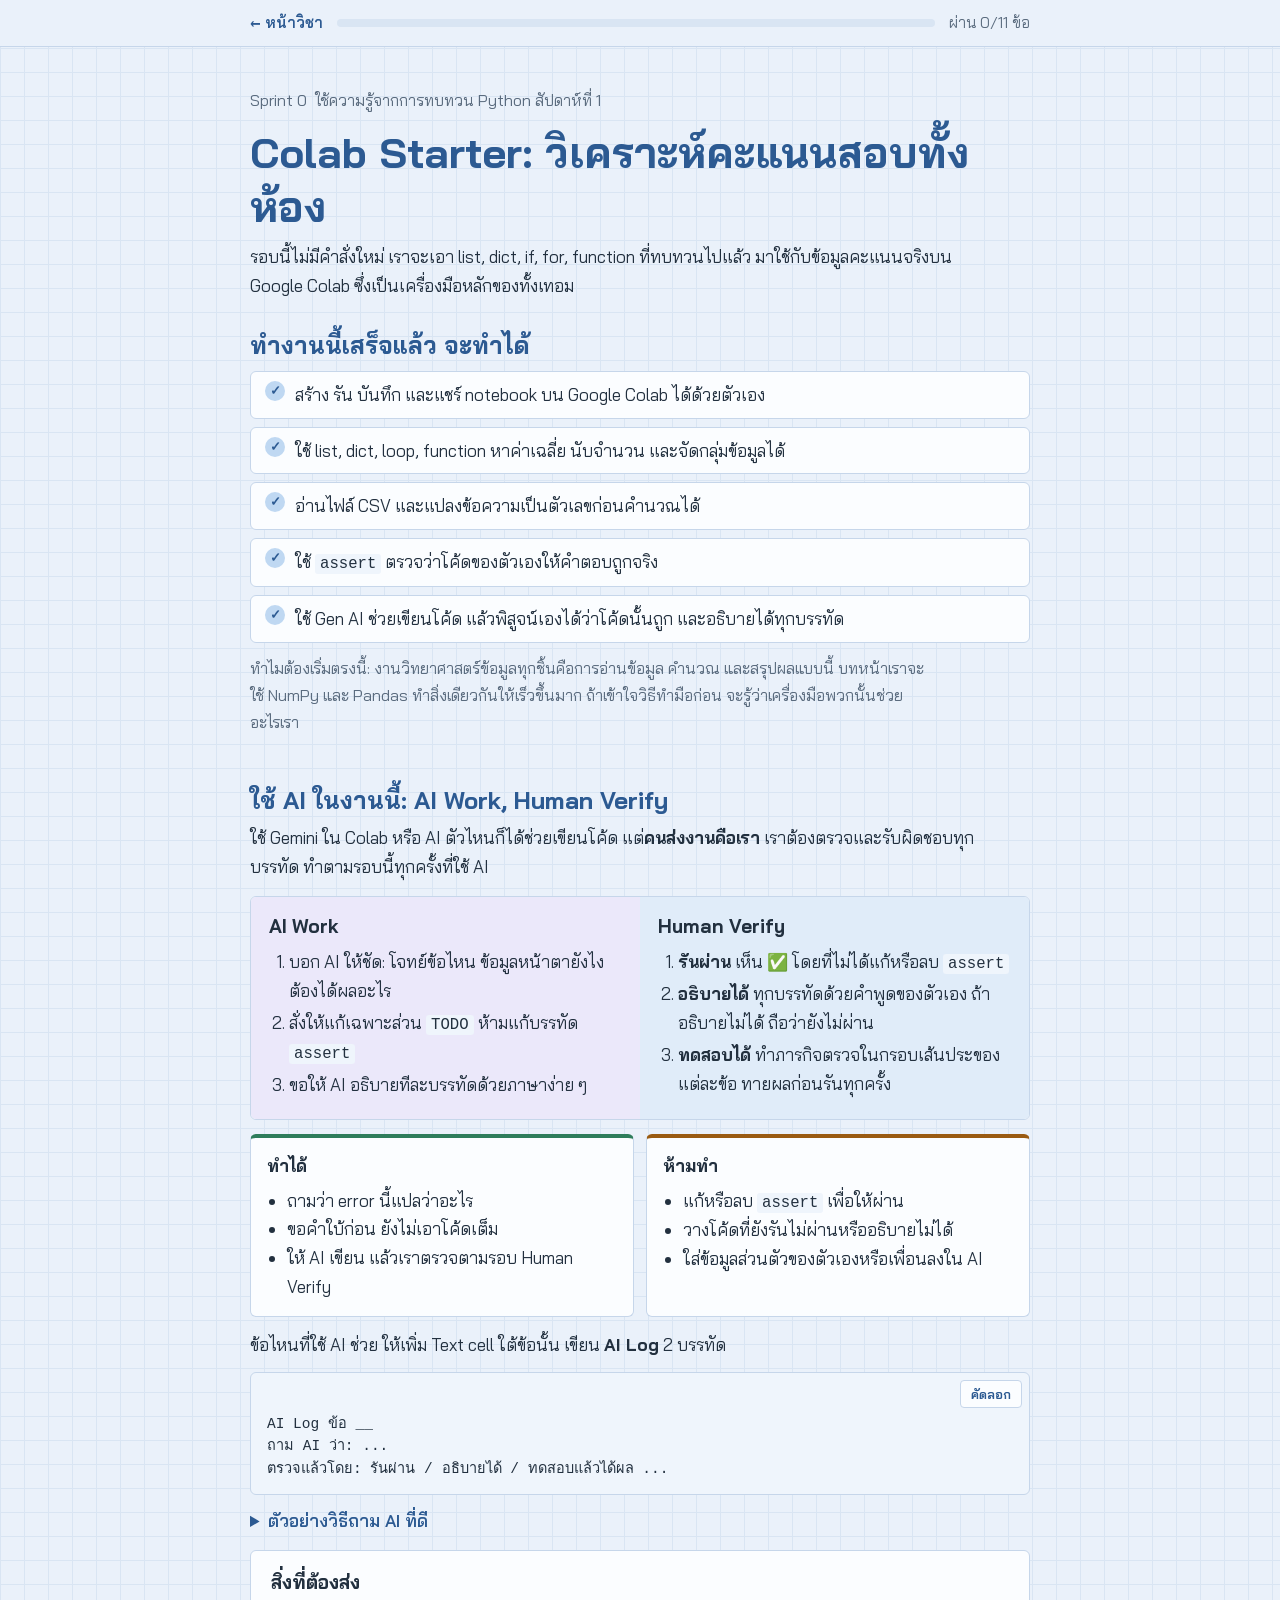
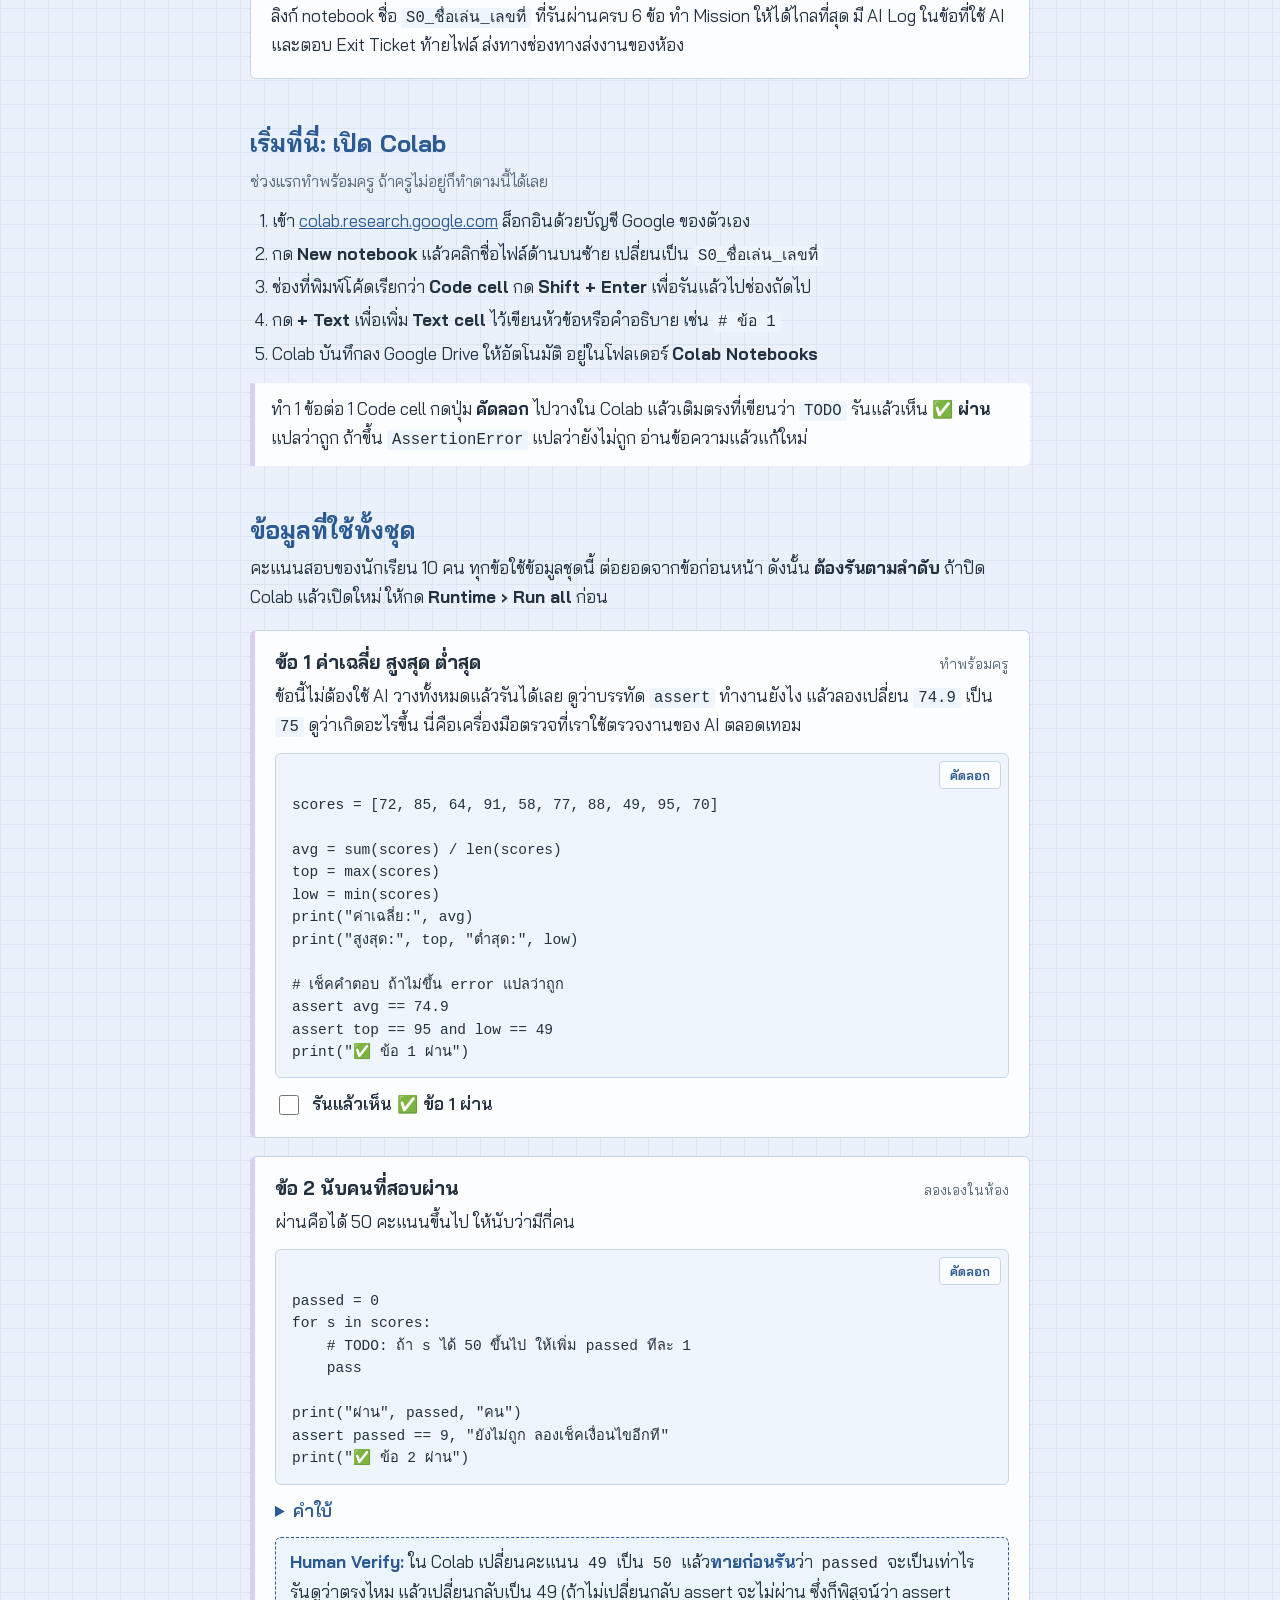
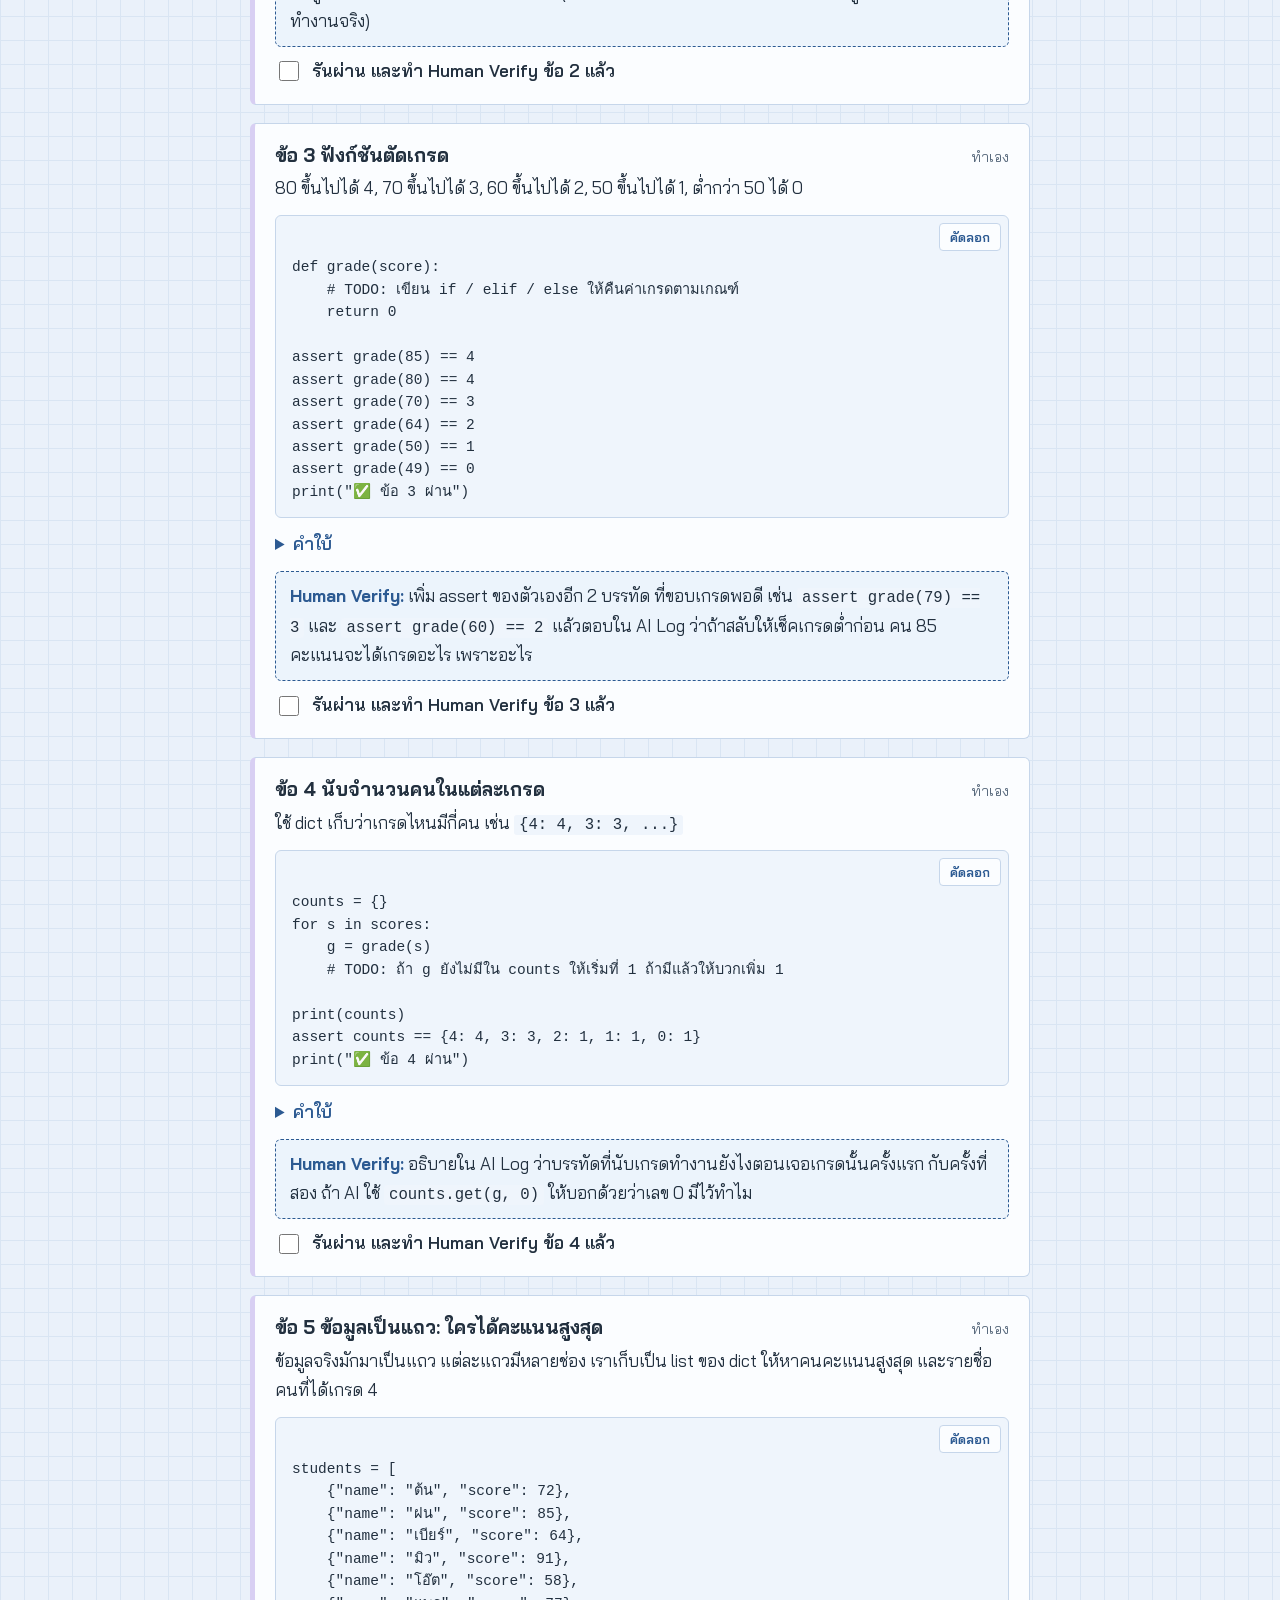
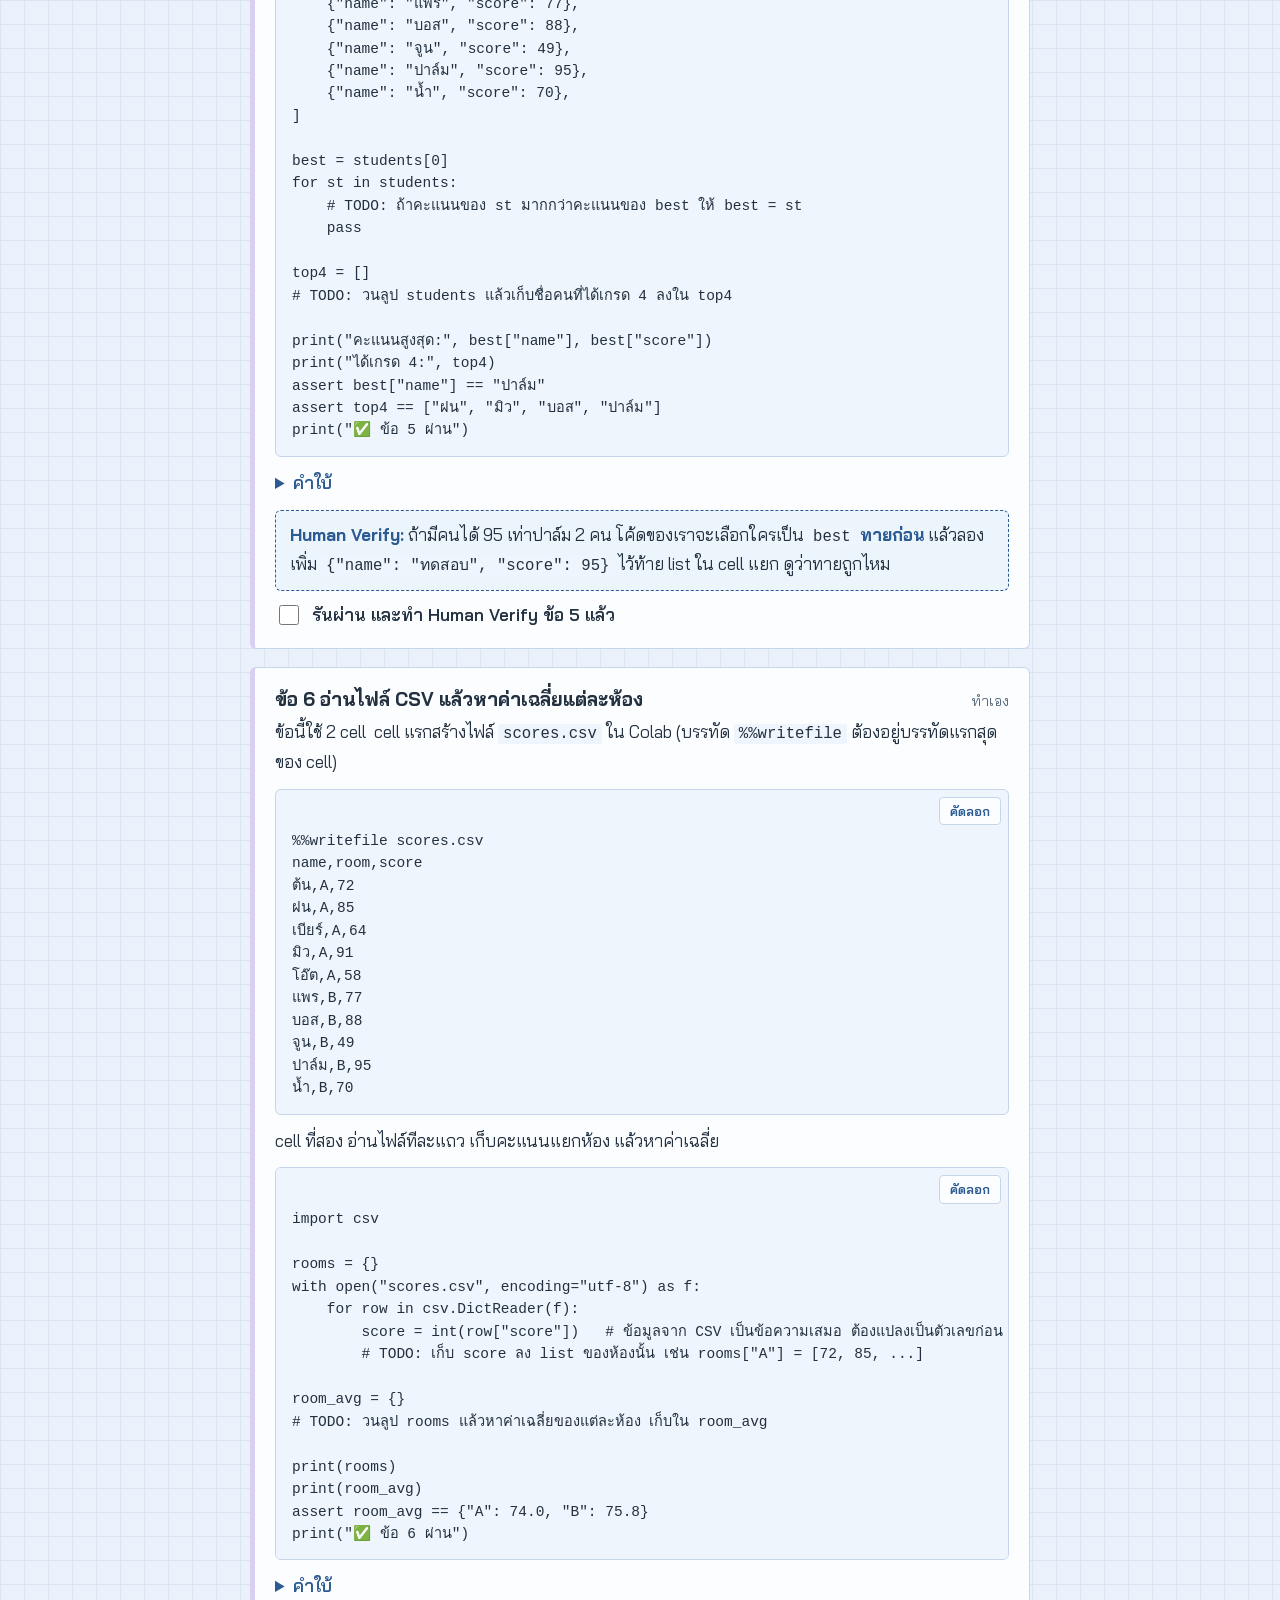
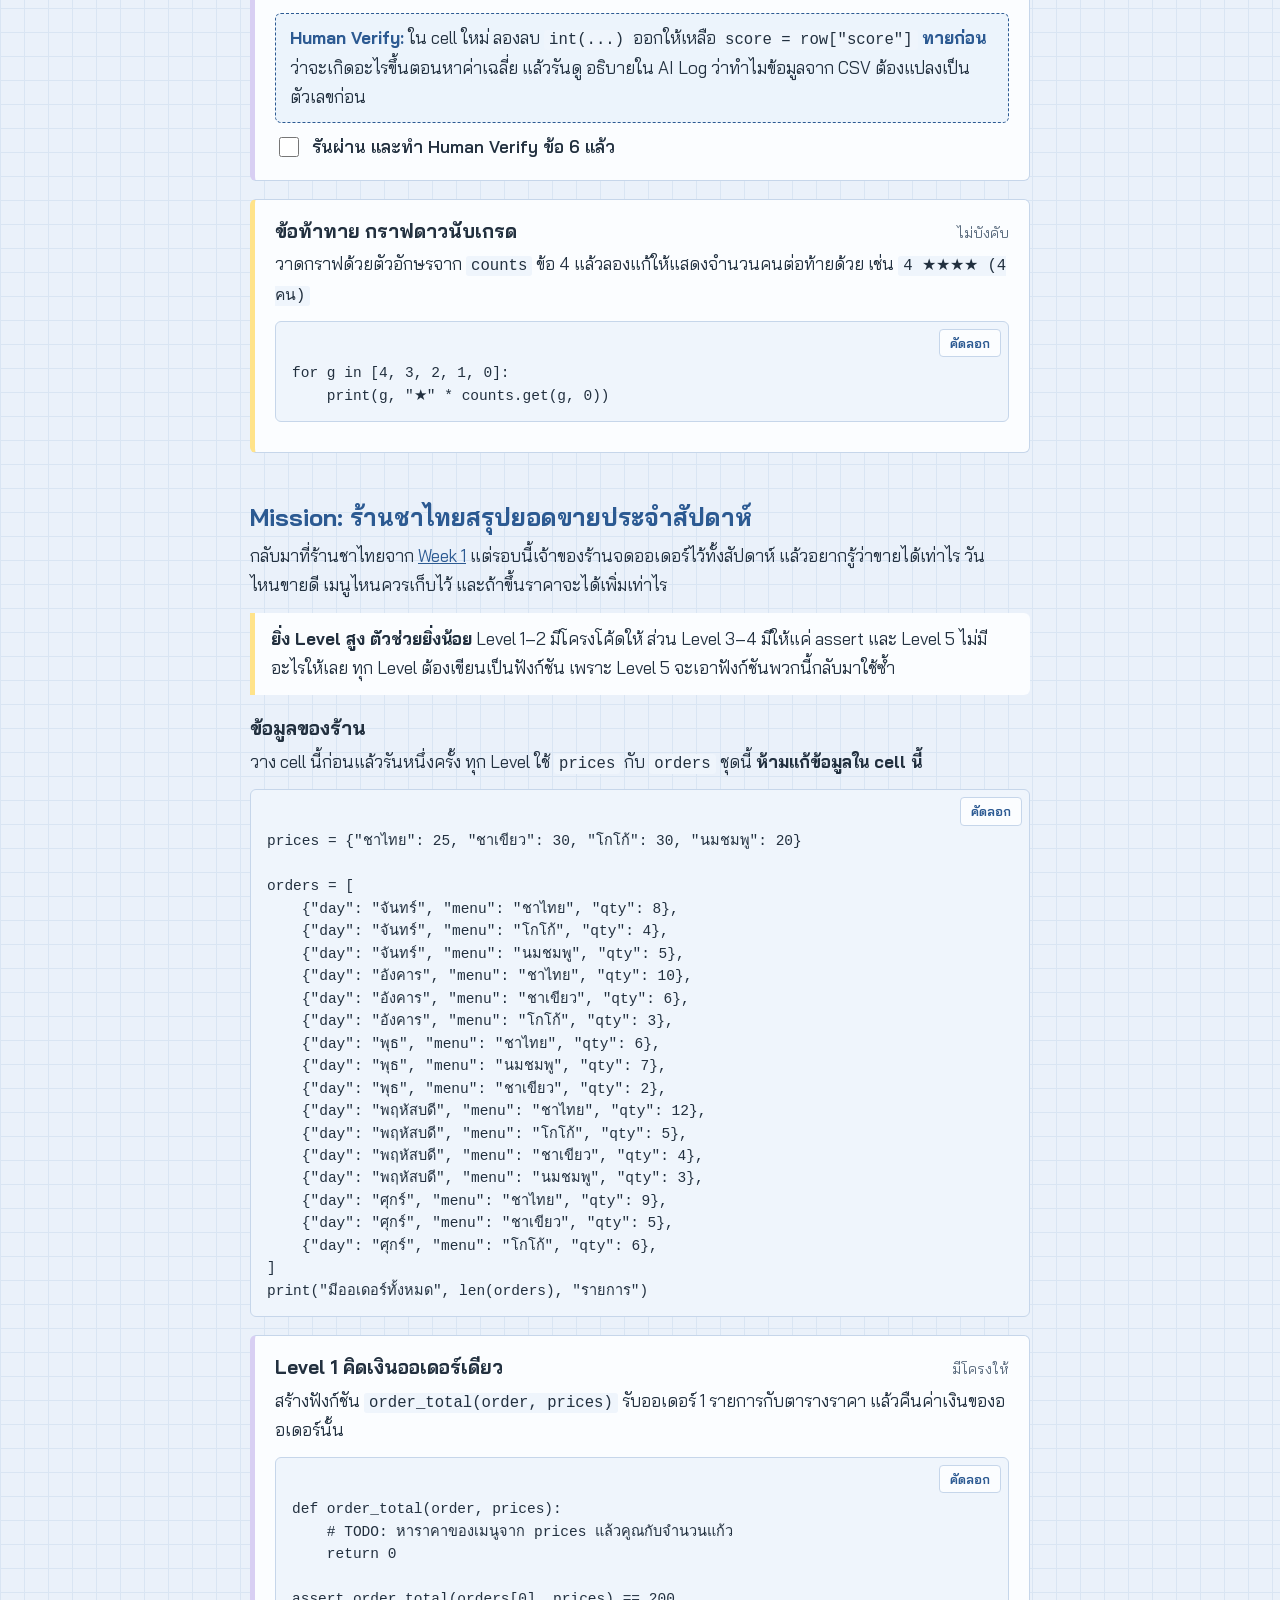
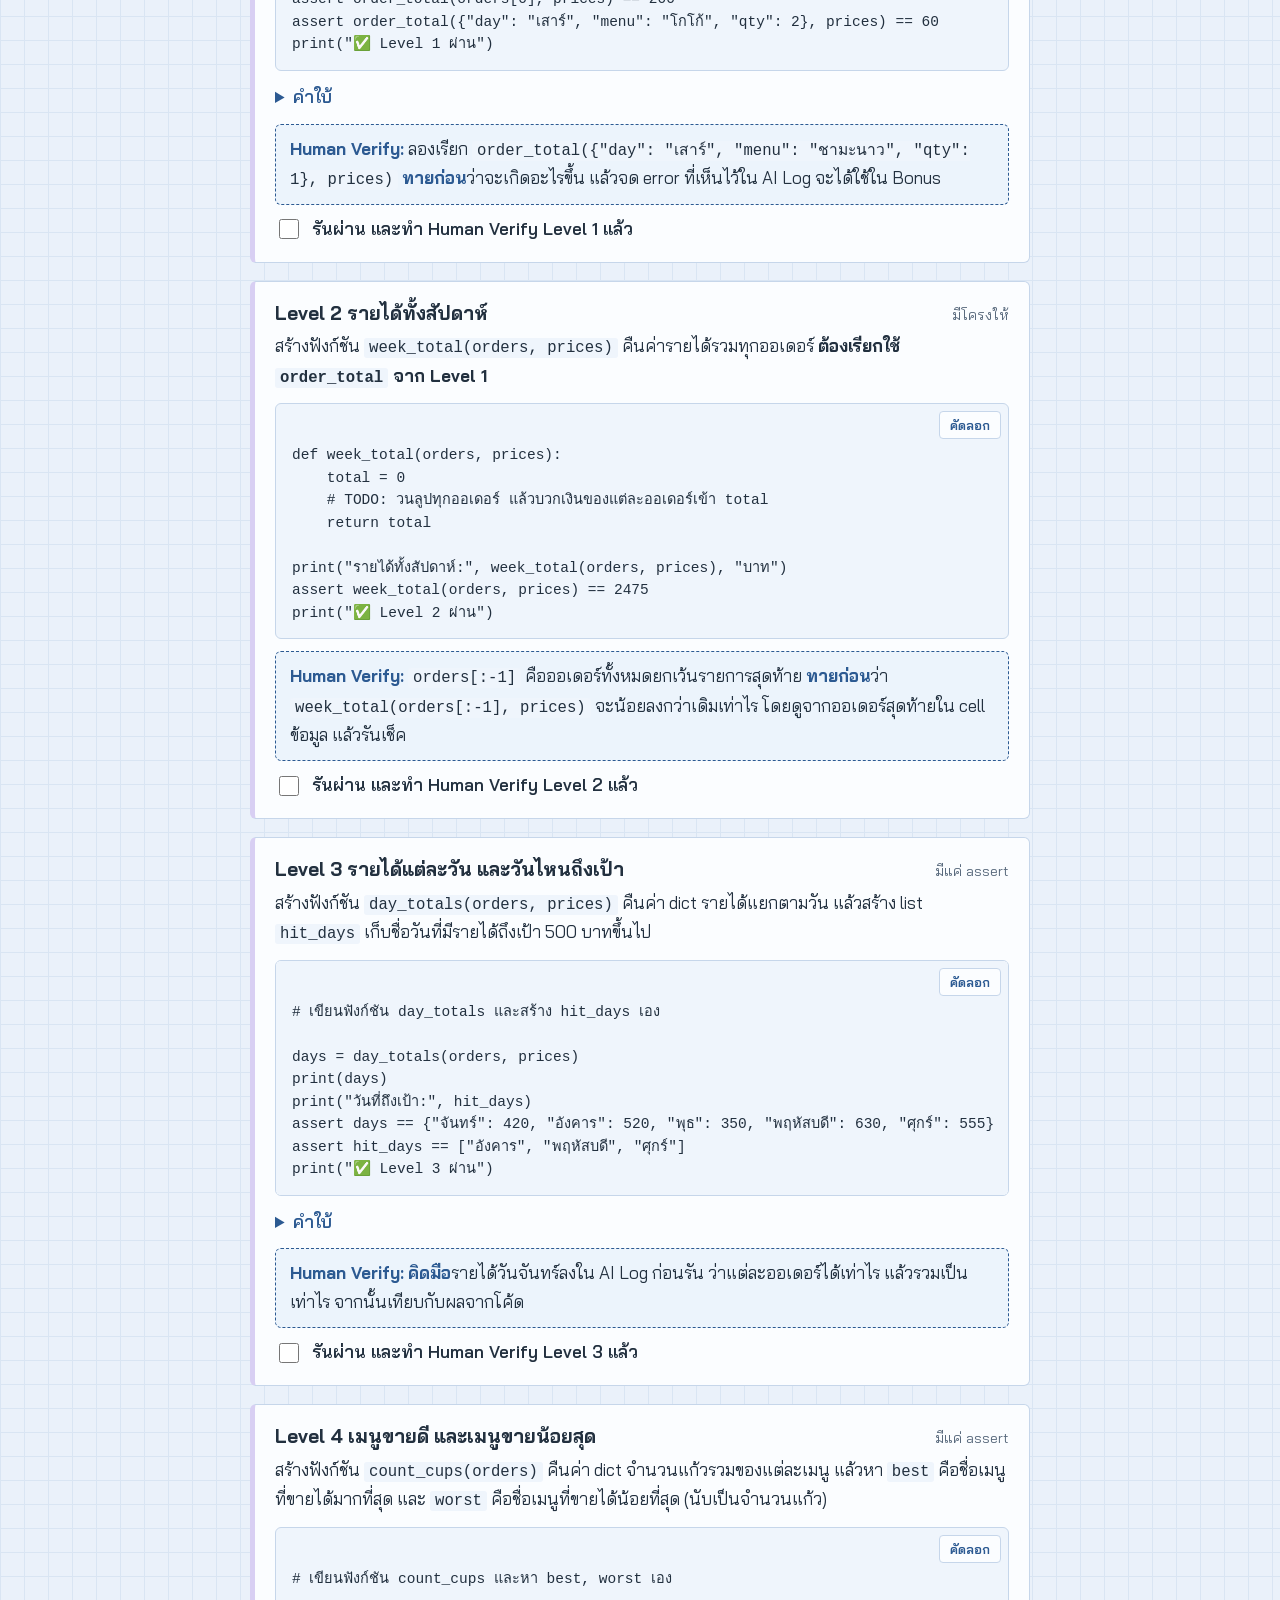
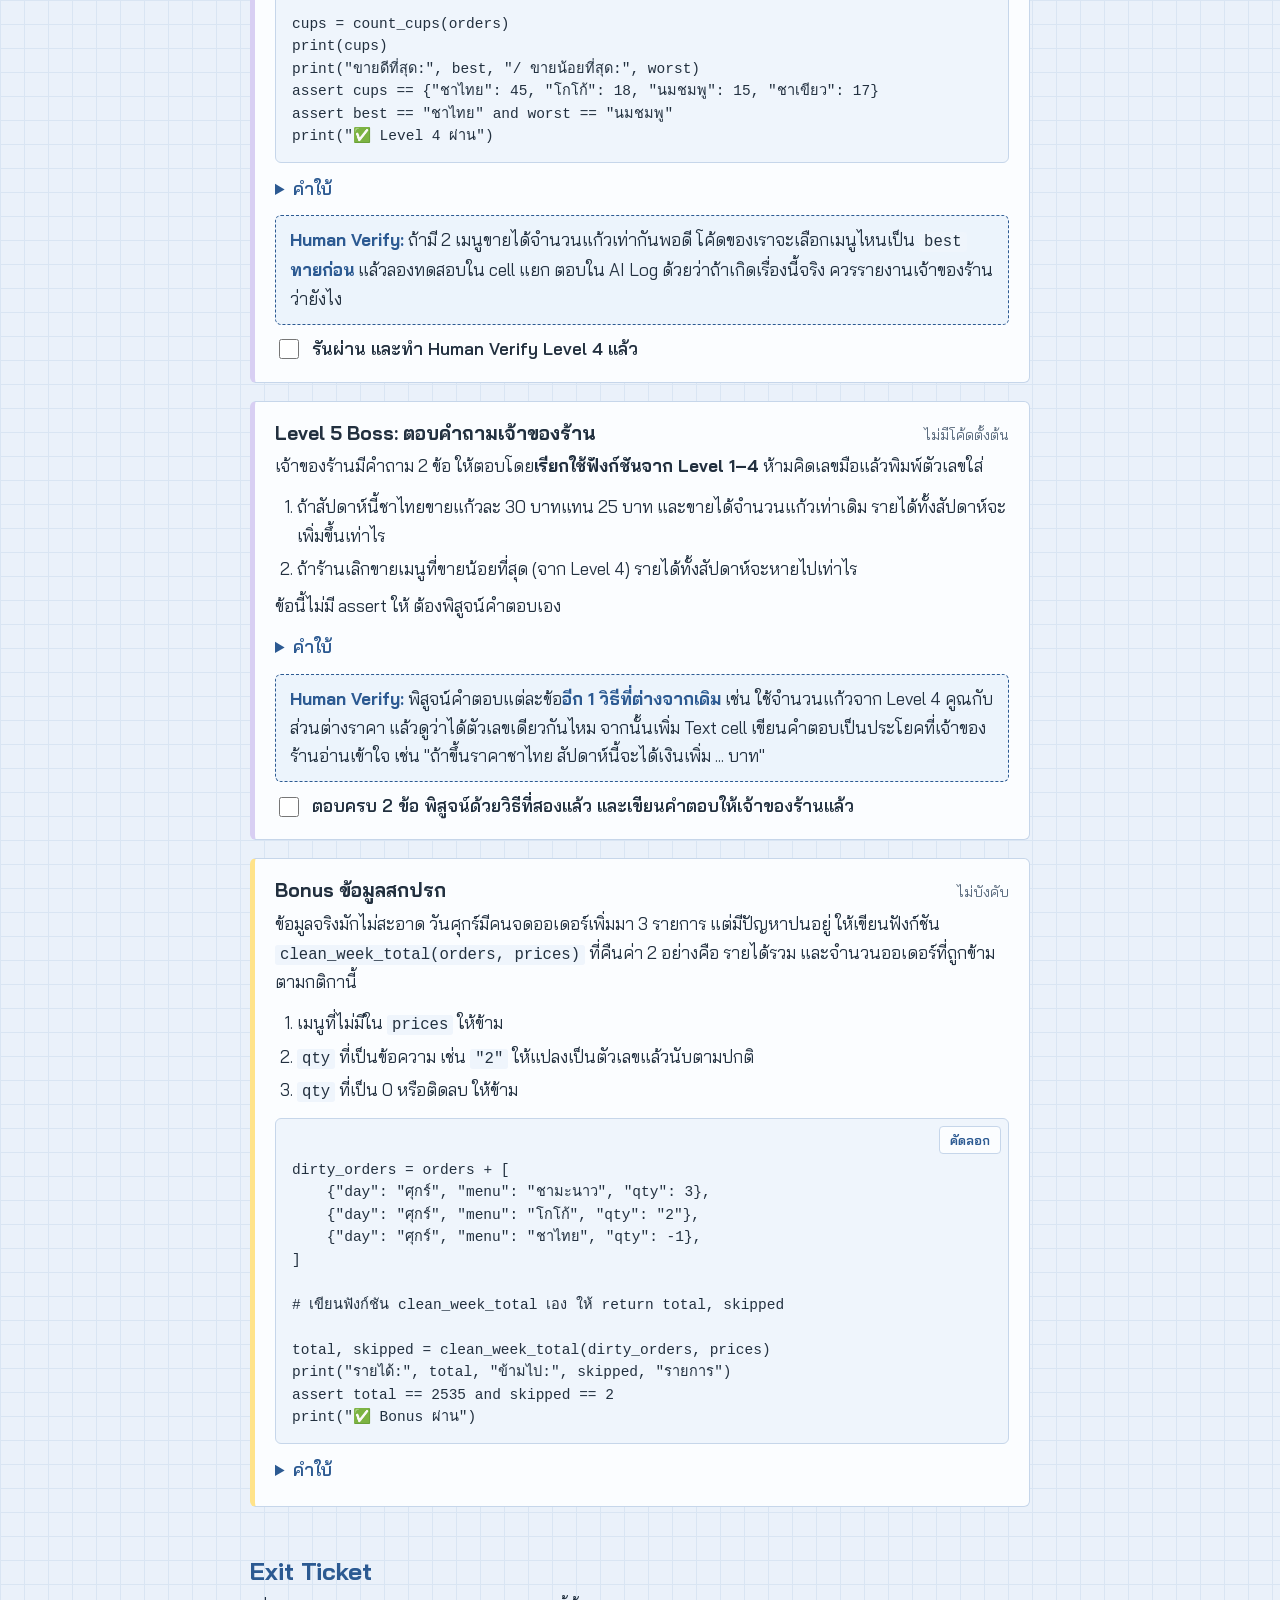
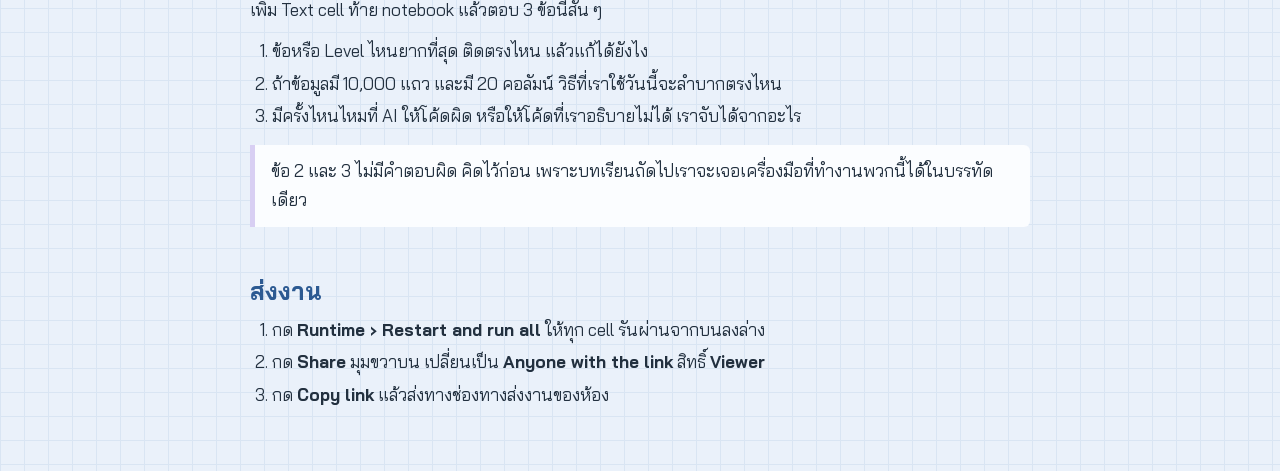
<file: s0.html>
<!DOCTYPE html>
<html lang="th">
<head>
<meta charset="UTF-8">
<meta name="viewport" content="width=device-width, initial-scale=1, viewport-fit=cover">
<title>S0 Colab Starter</title>
<link rel="preconnect" href="https://fonts.googleapis.com">
<link rel="preconnect" href="https://fonts.gstatic.com" crossorigin>
<link href="https://fonts.googleapis.com/css2?family=Bai+Jamjuree:wght@400;500;600;700&display=swap" rel="stylesheet">
<link rel="stylesheet" href="style.css">
</head>
<body data-key="ds-s0-passed">
<div class="bar"><div class="bar-in">
  <a href="index.html">← หน้าวิชา</a>
  <div class="meter" aria-hidden="true"><i id="meter"></i></div>
  <span class="count" id="count">ผ่าน 0/11 ข้อ</span>
</div></div>

<main>
  <header>
    <p class="sub">Sprint 0 &nbsp;ใช้ความรู้จากการทบทวน Python สัปดาห์ที่ 1</p>
    <h1>Colab Starter: วิเคราะห์คะแนนสอบทั้งห้อง</h1>
    <p>รอบนี้ไม่มีคำสั่งใหม่ เราจะเอา list, dict, if, for, function ที่ทบทวนไปแล้ว มาใช้กับข้อมูลคะแนนจริงบน Google Colab ซึ่งเป็นเครื่องมือหลักของทั้งเทอม</p>
  </header>

  <h2 style="margin-top:28px">ทำงานนี้เสร็จแล้ว จะทำได้</h2>
  <ul class="gains">
    <li>สร้าง รัน บันทึก และแชร์ notebook บน Google Colab ได้ด้วยตัวเอง</li>
    <li>ใช้ list, dict, loop, function หาค่าเฉลี่ย นับจำนวน และจัดกลุ่มข้อมูลได้</li>
    <li>อ่านไฟล์ CSV และแปลงข้อความเป็นตัวเลขก่อนคำนวณได้</li>
    <li>ใช้ <code>assert</code> ตรวจว่าโค้ดของตัวเองให้คำตอบถูกจริง</li>
    <li>ใช้ Gen AI ช่วยเขียนโค้ด แล้วพิสูจน์เองได้ว่าโค้ดนั้นถูก และอธิบายได้ทุกบรรทัด</li>
  </ul>
  <p class="sub" style="margin-top:12px">ทำไมต้องเริ่มตรงนี้: งานวิทยาศาสตร์ข้อมูลทุกชิ้นคือการอ่านข้อมูล คำนวณ และสรุปผลแบบนี้ บทหน้าเราจะใช้ NumPy และ Pandas ทำสิ่งเดียวกันให้เร็วขึ้นมาก ถ้าเข้าใจวิธีทำมือก่อน จะรู้ว่าเครื่องมือพวกนั้นช่วยอะไรเรา</p>

  <h2>ใช้ AI ในงานนี้: AI Work, Human Verify</h2>
  <p>ใช้ Gemini ใน Colab หรือ AI ตัวไหนก็ได้ช่วยเขียนโค้ด แต่<b>คนส่งงานคือเรา</b> เราต้องตรวจและรับผิดชอบทุกบรรทัด ทำตามรอบนี้ทุกครั้งที่ใช้ AI</p>
  <div class="loop">
    <div class="ai">
      <h3>AI Work</h3>
      <ol>
        <li>บอก AI ให้ชัด: โจทย์ข้อไหน ข้อมูลหน้าตายังไง ต้องได้ผลอะไร</li>
        <li>สั่งให้แก้เฉพาะส่วน <code>TODO</code> ห้ามแก้บรรทัด <code>assert</code></li>
        <li>ขอให้ AI อธิบายทีละบรรทัดด้วยภาษาง่าย ๆ</li>
      </ol>
    </div>
    <div class="hv">
      <h3>Human Verify</h3>
      <ol>
        <li><b>รันผ่าน</b> เห็น ✅ โดยที่ไม่ได้แก้หรือลบ <code>assert</code></li>
        <li><b>อธิบายได้</b> ทุกบรรทัดด้วยคำพูดของตัวเอง ถ้าอธิบายไม่ได้ ถือว่ายังไม่ผ่าน</li>
        <li><b>ทดสอบได้</b> ทำภารกิจตรวจในกรอบเส้นประของแต่ละข้อ ทายผลก่อนรันทุกครั้ง</li>
      </ol>
    </div>
  </div>
  <div class="rules">
    <div class="yes"><b>ทำได้</b>
      <ul>
        <li>ถามว่า error นี้แปลว่าอะไร</li>
        <li>ขอคำใบ้ก่อน ยังไม่เอาโค้ดเต็ม</li>
        <li>ให้ AI เขียน แล้วเราตรวจตามรอบ Human Verify</li>
      </ul>
    </div>
    <div class="no"><b>ห้ามทำ</b>
      <ul>
        <li>แก้หรือลบ <code>assert</code> เพื่อให้ผ่าน</li>
        <li>วางโค้ดที่ยังรันไม่ผ่านหรืออธิบายไม่ได้</li>
        <li>ใส่ข้อมูลส่วนตัวของตัวเองหรือเพื่อนลงใน AI</li>
      </ul>
    </div>
  </div>
  <p>ข้อไหนที่ใช้ AI ช่วย ให้เพิ่ม Text cell ใต้ข้อนั้น เขียน <b>AI Log</b> 2 บรรทัด</p>
<div class="code"><pre><code>AI Log ข้อ __
ถาม AI ว่า: ...
ตรวจแล้วโดย: รันผ่าน / อธิบายได้ / ทดสอบแล้วได้ผล ...</code></pre></div>
  <details><summary>ตัวอย่างวิธีถาม AI ที่ดี</summary><div>
<div class="code"><pre><code>ฉันกำลังเรียน Python พื้นฐานบน Colab
ข้อมูลคือ scores = [72, 85, 64, ...] เป็นคะแนนสอบ
ช่วยเติมเฉพาะส่วน TODO ให้นับคนที่ได้ 50 ขึ้นไป
ใช้แค่ for กับ if ห้ามแก้บรรทัด assert
แล้วอธิบายทีละบรรทัดแบบนักเรียน ปวช. เข้าใจ</code></pre></div>
  </div></details>

  <div class="box">
    <h3>สิ่งที่ต้องส่ง</h3>
    <p style="margin:0">ลิงก์ notebook ชื่อ <code>S0_ชื่อเล่น_เลขที่</code> ที่รันผ่านครบ 6 ข้อ ทำ Mission ให้ได้ไกลที่สุด มี AI Log ในข้อที่ใช้ AI และตอบ Exit Ticket ท้ายไฟล์ ส่งทางช่องทางส่งงานของห้อง</p>
  </div>

  <h2>เริ่มที่นี่: เปิด Colab</h2>
  <p class="sub">ช่วงแรกทำพร้อมครู ถ้าครูไม่อยู่ก็ทำตามนี้ได้เลย</p>
  <ol class="steps">
    <li>เข้า <a href="https://colab.research.google.com" target="_blank" rel="noopener">colab.research.google.com</a> ล็อกอินด้วยบัญชี Google ของตัวเอง</li>
    <li>กด <b>New notebook</b> แล้วคลิกชื่อไฟล์ด้านบนซ้าย เปลี่ยนเป็น <code>S0_ชื่อเล่น_เลขที่</code></li>
    <li>ช่องที่พิมพ์โค้ดเรียกว่า <b>Code cell</b> กด <b>Shift + Enter</b> เพื่อรันแล้วไปช่องถัดไป</li>
    <li>กด <b>+ Text</b> เพื่อเพิ่ม <b>Text cell</b> ไว้เขียนหัวข้อหรือคำอธิบาย เช่น <code># ข้อ 1</code></li>
    <li>Colab บันทึกลง Google Drive ให้อัตโนมัติ อยู่ในโฟลเดอร์ <b>Colab Notebooks</b></li>
  </ol>
  <div class="note">ทำ 1 ข้อต่อ 1 Code cell กดปุ่ม <b>คัดลอก</b> ไปวางใน Colab แล้วเติมตรงที่เขียนว่า <code>TODO</code> รันแล้วเห็น <b>✅ ผ่าน</b> แปลว่าถูก ถ้าขึ้น <code>AssertionError</code> แปลว่ายังไม่ถูก อ่านข้อความแล้วแก้ใหม่</div>

  <h2>ข้อมูลที่ใช้ทั้งชุด</h2>
  <p>คะแนนสอบของนักเรียน 10 คน ทุกข้อใช้ข้อมูลชุดนี้ ต่อยอดจากข้อก่อนหน้า ดังนั้น <b>ต้องรันตามลำดับ</b> ถ้าปิด Colab แล้วเปิดใหม่ ให้กด <b>Runtime › Run all</b> ก่อน</p>

  <section class="task" data-task="1">
    <div class="task-head"><h3>ข้อ 1 ค่าเฉลี่ย สูงสุด ต่ำสุด</h3><span class="who">ทำพร้อมครู</span></div>
    <p>ข้อนี้ไม่ต้องใช้ AI วางทั้งหมดแล้วรันได้เลย ดูว่าบรรทัด <code>assert</code> ทำงานยังไง แล้วลองเปลี่ยน <code>74.9</code> เป็น <code>75</code> ดูว่าเกิดอะไรขึ้น นี่คือเครื่องมือตรวจที่เราใช้ตรวจงานของ AI ตลอดเทอม</p>
<div class="code"><pre><code>scores = [72, 85, 64, 91, 58, 77, 88, 49, 95, 70]

avg = sum(scores) / len(scores)
top = max(scores)
low = min(scores)
print("ค่าเฉลี่ย:", avg)
print("สูงสุด:", top, "ต่ำสุด:", low)

# เช็คคำตอบ ถ้าไม่ขึ้น error แปลว่าถูก
assert avg == 74.9
assert top == 95 and low == 49
print("✅ ข้อ 1 ผ่าน")</code></pre></div>
    <label class="check"><input type="checkbox"> รันแล้วเห็น ✅ ข้อ 1 ผ่าน</label>
  </section>

  <section class="task" data-task="2">
    <div class="task-head"><h3>ข้อ 2 นับคนที่สอบผ่าน</h3><span class="who">ลองเองในห้อง</span></div>
    <p>ผ่านคือได้ 50 คะแนนขึ้นไป ให้นับว่ามีกี่คน</p>
<div class="code"><pre><code>passed = 0
for s in scores:
    # TODO: ถ้า s ได้ 50 ขึ้นไป ให้เพิ่ม passed ทีละ 1
    pass

print("ผ่าน", passed, "คน")
assert passed == 9, "ยังไม่ถูก ลองเช็คเงื่อนไขอีกที"
print("✅ ข้อ 2 ผ่าน")</code></pre></div>
    <details><summary>คำใบ้</summary><div>ใช้ <code>if s &gt;= 50:</code> แล้วข้างในเขียน <code>passed += 1</code> แทนบรรทัด <code>pass</code></div></details>
    <div class="verify"><b>Human Verify:</b> ใน Colab เปลี่ยนคะแนน <code>49</code> เป็น <code>50</code> แล้ว<b>ทายก่อนรัน</b>ว่า <code>passed</code> จะเป็นเท่าไร รันดูว่าตรงไหม แล้วเปลี่ยนกลับเป็น 49 (ถ้าไม่เปลี่ยนกลับ assert จะไม่ผ่าน ซึ่งก็พิสูจน์ว่า assert ทำงานจริง)</div>
    <label class="check"><input type="checkbox"> รันผ่าน และทำ Human Verify ข้อ 2 แล้ว</label>
  </section>

  <section class="task" data-task="3">
    <div class="task-head"><h3>ข้อ 3 ฟังก์ชันตัดเกรด</h3><span class="who">ทำเอง</span></div>
    <p>80 ขึ้นไปได้ 4, 70 ขึ้นไปได้ 3, 60 ขึ้นไปได้ 2, 50 ขึ้นไปได้ 1, ต่ำกว่า 50 ได้ 0</p>
<div class="code"><pre><code>def grade(score):
    # TODO: เขียน if / elif / else ให้คืนค่าเกรดตามเกณฑ์
    return 0

assert grade(85) == 4
assert grade(80) == 4
assert grade(70) == 3
assert grade(64) == 2
assert grade(50) == 1
assert grade(49) == 0
print("✅ ข้อ 3 ผ่าน")</code></pre></div>
    <details><summary>คำใบ้</summary><div>เช็คจากเกรดสูงลงต่ำ <code>if score &gt;= 80: return 4</code> แล้วต่อด้วย <code>elif score &gt;= 70: return 3</code> ไปเรื่อย ๆ ถ้าเช็คจากต่ำขึ้นสูง คน 85 คะแนนจะได้เกรด 1</div></details>
    <div class="verify"><b>Human Verify:</b> เพิ่ม assert ของตัวเองอีก 2 บรรทัด ที่ขอบเกรดพอดี เช่น <code>assert grade(79) == 3</code> และ <code>assert grade(60) == 2</code> แล้วตอบใน AI Log ว่าถ้าสลับให้เช็คเกรดต่ำก่อน คน 85 คะแนนจะได้เกรดอะไร เพราะอะไร</div>
    <label class="check"><input type="checkbox"> รันผ่าน และทำ Human Verify ข้อ 3 แล้ว</label>
  </section>

  <section class="task" data-task="4">
    <div class="task-head"><h3>ข้อ 4 นับจำนวนคนในแต่ละเกรด</h3><span class="who">ทำเอง</span></div>
    <p>ใช้ dict เก็บว่าเกรดไหนมีกี่คน เช่น <code>{4: 4, 3: 3, ...}</code></p>
<div class="code"><pre><code>counts = {}
for s in scores:
    g = grade(s)
    # TODO: ถ้า g ยังไม่มีใน counts ให้เริ่มที่ 1 ถ้ามีแล้วให้บวกเพิ่ม 1

print(counts)
assert counts == {4: 4, 3: 3, 2: 1, 1: 1, 0: 1}
print("✅ ข้อ 4 ผ่าน")</code></pre></div>
    <details><summary>คำใบ้</summary><div>แบบยาว: <code>if g in counts:</code> บวก 1 ไม่งั้นตั้งเป็น 1 &nbsp;แบบสั้น: <code>counts[g] = counts.get(g, 0) + 1</code></div></details>
    <div class="verify"><b>Human Verify:</b> อธิบายใน AI Log ว่าบรรทัดที่นับเกรดทำงานยังไงตอนเจอเกรดนั้นครั้งแรก กับครั้งที่สอง ถ้า AI ใช้ <code>counts.get(g, 0)</code> ให้บอกด้วยว่าเลข 0 มีไว้ทำไม</div>
    <label class="check"><input type="checkbox"> รันผ่าน และทำ Human Verify ข้อ 4 แล้ว</label>
  </section>

  <section class="task" data-task="5">
    <div class="task-head"><h3>ข้อ 5 ข้อมูลเป็นแถว: ใครได้คะแนนสูงสุด</h3><span class="who">ทำเอง</span></div>
    <p>ข้อมูลจริงมักมาเป็นแถว แต่ละแถวมีหลายช่อง เราเก็บเป็น list ของ dict ให้หาคนคะแนนสูงสุด และรายชื่อคนที่ได้เกรด 4</p>
<div class="code"><pre><code>students = [
    {"name": "ต้น", "score": 72},
    {"name": "ฝน", "score": 85},
    {"name": "เบียร์", "score": 64},
    {"name": "มิว", "score": 91},
    {"name": "โอ๊ต", "score": 58},
    {"name": "แพร", "score": 77},
    {"name": "บอส", "score": 88},
    {"name": "จูน", "score": 49},
    {"name": "ปาล์ม", "score": 95},
    {"name": "น้ำ", "score": 70},
]

best = students[0]
for st in students:
    # TODO: ถ้าคะแนนของ st มากกว่าคะแนนของ best ให้ best = st
    pass

top4 = []
# TODO: วนลูป students แล้วเก็บชื่อคนที่ได้เกรด 4 ลงใน top4

print("คะแนนสูงสุด:", best["name"], best["score"])
print("ได้เกรด 4:", top4)
assert best["name"] == "ปาล์ม"
assert top4 == ["ฝน", "มิว", "บอส", "ปาล์ม"]
print("✅ ข้อ 5 ผ่าน")</code></pre></div>
    <details><summary>คำใบ้</summary><div>อ่านคะแนนด้วย <code>st["score"]</code> &nbsp;ข้อเกรด 4 ใช้ฟังก์ชันจากข้อ 3: <code>if grade(st["score"]) == 4:</code> แล้ว <code>top4.append(st["name"])</code></div></details>
    <div class="verify"><b>Human Verify:</b> ถ้ามีคนได้ 95 เท่าปาล์ม 2 คน โค้ดของเราจะเลือกใครเป็น <code>best</code> <b>ทายก่อน</b> แล้วลองเพิ่ม <code>{"name": "ทดสอบ", "score": 95}</code> ไว้ท้าย list ใน cell แยก ดูว่าทายถูกไหม</div>
    <label class="check"><input type="checkbox"> รันผ่าน และทำ Human Verify ข้อ 5 แล้ว</label>
  </section>

  <section class="task" data-task="6">
    <div class="task-head"><h3>ข้อ 6 อ่านไฟล์ CSV แล้วหาค่าเฉลี่ยแต่ละห้อง</h3><span class="who">ทำเอง</span></div>
    <p>ข้อนี้ใช้ 2 cell &nbsp;cell แรกสร้างไฟล์ <code>scores.csv</code> ใน Colab (บรรทัด <code>%%writefile</code> ต้องอยู่บรรทัดแรกสุดของ cell)</p>
<div class="code"><pre><code>%%writefile scores.csv
name,room,score
ต้น,A,72
ฝน,A,85
เบียร์,A,64
มิว,A,91
โอ๊ต,A,58
แพร,B,77
บอส,B,88
จูน,B,49
ปาล์ม,B,95
น้ำ,B,70</code></pre></div>
    <p>cell ที่สอง อ่านไฟล์ทีละแถว เก็บคะแนนแยกห้อง แล้วหาค่าเฉลี่ย</p>
<div class="code"><pre><code>import csv

rooms = {}
with open("scores.csv", encoding="utf-8") as f:
    for row in csv.DictReader(f):
        score = int(row["score"])   # ข้อมูลจาก CSV เป็นข้อความเสมอ ต้องแปลงเป็นตัวเลขก่อน
        # TODO: เก็บ score ลง list ของห้องนั้น เช่น rooms["A"] = [72, 85, ...]

room_avg = {}
# TODO: วนลูป rooms แล้วหาค่าเฉลี่ยของแต่ละห้อง เก็บใน room_avg

print(rooms)
print(room_avg)
assert room_avg == {"A": 74.0, "B": 75.8}
print("✅ ข้อ 6 ผ่าน")</code></pre></div>
    <details><summary>คำใบ้</summary><div>เก็บคะแนน: <code>rooms.setdefault(row["room"], []).append(score)</code><br>หาค่าเฉลี่ย: <code>for r, lst in rooms.items():</code> แล้ว <code>room_avg[r] = sum(lst) / len(lst)</code></div></details>
    <div class="verify"><b>Human Verify:</b> ใน cell ใหม่ ลองลบ <code>int(...)</code> ออกให้เหลือ <code>score = row["score"]</code> <b>ทายก่อน</b>ว่าจะเกิดอะไรขึ้นตอนหาค่าเฉลี่ย แล้วรันดู อธิบายใน AI Log ว่าทำไมข้อมูลจาก CSV ต้องแปลงเป็นตัวเลขก่อน</div>
    <label class="check"><input type="checkbox"> รันผ่าน และทำ Human Verify ข้อ 6 แล้ว</label>
  </section>

  <section class="task" data-task="bonus" style="border-left-color:var(--mark)">
    <div class="task-head"><h3>ข้อท้าทาย กราฟดาวนับเกรด</h3><span class="who">ไม่บังคับ</span></div>
    <p>วาดกราฟด้วยตัวอักษรจาก <code>counts</code> ข้อ 4 แล้วลองแก้ให้แสดงจำนวนคนต่อท้ายด้วย เช่น <code>4 ★★★★ (4 คน)</code></p>
<div class="code"><pre><code>for g in [4, 3, 2, 1, 0]:
    print(g, "★" * counts.get(g, 0))</code></pre></div>
  </section>


  <h2>Mission: ร้านชาไทยสรุปยอดขายประจำสัปดาห์</h2>
  <p>กลับมาที่ร้านชาไทยจาก <a href="w1.html">Week 1</a> แต่รอบนี้เจ้าของร้านจดออเดอร์ไว้ทั้งสัปดาห์ แล้วอยากรู้ว่าขายได้เท่าไร วันไหนขายดี เมนูไหนควรเก็บไว้ และถ้าขึ้นราคาจะได้เพิ่มเท่าไร</p>
  <div class="note tip"><b>ยิ่ง Level สูง ตัวช่วยยิ่งน้อย</b> Level 1–2 มีโครงโค้ดให้ ส่วน Level 3–4 มีให้แค่ assert และ Level 5 ไม่มีอะไรให้เลย ทุก Level ต้องเขียนเป็นฟังก์ชัน เพราะ Level 5 จะเอาฟังก์ชันพวกนี้กลับมาใช้ซ้ำ</div>

  <h3 style="margin-top:20px">ข้อมูลของร้าน</h3>
  <p>วาง cell นี้ก่อนแล้วรันหนึ่งครั้ง ทุก Level ใช้ <code>prices</code> กับ <code>orders</code> ชุดนี้ <b>ห้ามแก้ข้อมูลใน cell นี้</b></p>
<div class="code"><pre><code>prices = {"ชาไทย": 25, "ชาเขียว": 30, "โกโก้": 30, "นมชมพู": 20}

orders = [
    {"day": "จันทร์", "menu": "ชาไทย", "qty": 8},
    {"day": "จันทร์", "menu": "โกโก้", "qty": 4},
    {"day": "จันทร์", "menu": "นมชมพู", "qty": 5},
    {"day": "อังคาร", "menu": "ชาไทย", "qty": 10},
    {"day": "อังคาร", "menu": "ชาเขียว", "qty": 6},
    {"day": "อังคาร", "menu": "โกโก้", "qty": 3},
    {"day": "พุธ", "menu": "ชาไทย", "qty": 6},
    {"day": "พุธ", "menu": "นมชมพู", "qty": 7},
    {"day": "พุธ", "menu": "ชาเขียว", "qty": 2},
    {"day": "พฤหัสบดี", "menu": "ชาไทย", "qty": 12},
    {"day": "พฤหัสบดี", "menu": "โกโก้", "qty": 5},
    {"day": "พฤหัสบดี", "menu": "ชาเขียว", "qty": 4},
    {"day": "พฤหัสบดี", "menu": "นมชมพู", "qty": 3},
    {"day": "ศุกร์", "menu": "ชาไทย", "qty": 9},
    {"day": "ศุกร์", "menu": "ชาเขียว", "qty": 5},
    {"day": "ศุกร์", "menu": "โกโก้", "qty": 6},
]
print("มีออเดอร์ทั้งหมด", len(orders), "รายการ")</code></pre></div>

  <section class="task" data-task="m1">
    <div class="task-head"><h3>Level 1 คิดเงินออเดอร์เดียว</h3><span class="who">มีโครงให้</span></div>
    <p>สร้างฟังก์ชัน <code>order_total(order, prices)</code> รับออเดอร์ 1 รายการกับตารางราคา แล้วคืนค่าเงินของออเดอร์นั้น</p>
<div class="code"><pre><code>def order_total(order, prices):
    # TODO: หาราคาของเมนูจาก prices แล้วคูณกับจำนวนแก้ว
    return 0

assert order_total(orders[0], prices) == 200
assert order_total({"day": "เสาร์", "menu": "โกโก้", "qty": 2}, prices) == 60
print("✅ Level 1 ผ่าน")</code></pre></div>
    <details><summary>คำใบ้</summary><div>ชื่อเมนูอยู่ที่ <code>order["menu"]</code> เอาไปเปิดหาราคาใน dict ได้ด้วย <code>prices[...]</code></div></details>
    <div class="verify"><b>Human Verify:</b> ลองเรียก <code>order_total({"day": "เสาร์", "menu": "ชามะนาว", "qty": 1}, prices)</code> <b>ทายก่อน</b>ว่าจะเกิดอะไรขึ้น แล้วจด error ที่เห็นไว้ใน AI Log จะได้ใช้ใน Bonus</div>
    <label class="check"><input type="checkbox"> รันผ่าน และทำ Human Verify Level 1 แล้ว</label>
  </section>

  <section class="task" data-task="m2">
    <div class="task-head"><h3>Level 2 รายได้ทั้งสัปดาห์</h3><span class="who">มีโครงให้</span></div>
    <p>สร้างฟังก์ชัน <code>week_total(orders, prices)</code> คืนค่ารายได้รวมทุกออเดอร์ <b>ต้องเรียกใช้ <code>order_total</code> จาก Level 1</b></p>
<div class="code"><pre><code>def week_total(orders, prices):
    total = 0
    # TODO: วนลูปทุกออเดอร์ แล้วบวกเงินของแต่ละออเดอร์เข้า total
    return total

print("รายได้ทั้งสัปดาห์:", week_total(orders, prices), "บาท")
assert week_total(orders, prices) == 2475
print("✅ Level 2 ผ่าน")</code></pre></div>
    <div class="verify"><b>Human Verify:</b> <code>orders[:-1]</code> คือออเดอร์ทั้งหมดยกเว้นรายการสุดท้าย <b>ทายก่อน</b>ว่า <code>week_total(orders[:-1], prices)</code> จะน้อยลงกว่าเดิมเท่าไร โดยดูจากออเดอร์สุดท้ายใน cell ข้อมูล แล้วรันเช็ค</div>
    <label class="check"><input type="checkbox"> รันผ่าน และทำ Human Verify Level 2 แล้ว</label>
  </section>

  <section class="task" data-task="m3">
    <div class="task-head"><h3>Level 3 รายได้แต่ละวัน และวันไหนถึงเป้า</h3><span class="who">มีแค่ assert</span></div>
    <p>สร้างฟังก์ชัน <code>day_totals(orders, prices)</code> คืนค่า dict รายได้แยกตามวัน แล้วสร้าง list <code>hit_days</code> เก็บชื่อวันที่มีรายได้ถึงเป้า 500 บาทขึ้นไป</p>
<div class="code"><pre><code># เขียนฟังก์ชัน day_totals และสร้าง hit_days เอง

days = day_totals(orders, prices)
print(days)
print("วันที่ถึงเป้า:", hit_days)
assert days == {"จันทร์": 420, "อังคาร": 520, "พุธ": 350, "พฤหัสบดี": 630, "ศุกร์": 555}
assert hit_days == ["อังคาร", "พฤหัสบดี", "ศุกร์"]
print("✅ Level 3 ผ่าน")</code></pre></div>
    <details><summary>คำใบ้</summary><div>วิธีสะสมค่าใน dict เหมือนข้อ 4 ที่นับเกรด แต่รอบนี้บวกด้วยเงินของออเดอร์ ไม่ใช่บวกทีละ 1 ส่วน <code>hit_days</code> วนลูป <code>days.items()</code> แล้วใช้ if</div></details>
    <div class="verify"><b>Human Verify:</b> <b>คิดมือ</b>รายได้วันจันทร์ลงใน AI Log ก่อนรัน ว่าแต่ละออเดอร์ได้เท่าไร แล้วรวมเป็นเท่าไร จากนั้นเทียบกับผลจากโค้ด</div>
    <label class="check"><input type="checkbox"> รันผ่าน และทำ Human Verify Level 3 แล้ว</label>
  </section>

  <section class="task" data-task="m4">
    <div class="task-head"><h3>Level 4 เมนูขายดี และเมนูขายน้อยสุด</h3><span class="who">มีแค่ assert</span></div>
    <p>สร้างฟังก์ชัน <code>count_cups(orders)</code> คืนค่า dict จำนวนแก้วรวมของแต่ละเมนู แล้วหา <code>best</code> คือชื่อเมนูที่ขายได้มากที่สุด และ <code>worst</code> คือชื่อเมนูที่ขายได้น้อยที่สุด (นับเป็นจำนวนแก้ว)</p>
<div class="code"><pre><code># เขียนฟังก์ชัน count_cups และหา best, worst เอง

cups = count_cups(orders)
print(cups)
print("ขายดีที่สุด:", best, "/ ขายน้อยที่สุด:", worst)
assert cups == {"ชาไทย": 45, "โกโก้": 18, "นมชมพู": 15, "ชาเขียว": 17}
assert best == "ชาไทย" and worst == "นมชมพู"
print("✅ Level 4 ผ่าน")</code></pre></div>
    <details><summary>คำใบ้</summary><div>หาเมนูขายดีใช้หลักเดียวกับข้อ 5 ที่หาคนคะแนนสูงสุด คือจำตัวที่ดีที่สุดไว้ แล้ววนเทียบทีละตัว</div></details>
    <div class="verify"><b>Human Verify:</b> ถ้ามี 2 เมนูขายได้จำนวนแก้วเท่ากันพอดี โค้ดของเราจะเลือกเมนูไหนเป็น <code>best</code> <b>ทายก่อน</b> แล้วลองทดสอบใน cell แยก ตอบใน AI Log ด้วยว่าถ้าเกิดเรื่องนี้จริง ควรรายงานเจ้าของร้านว่ายังไง</div>
    <label class="check"><input type="checkbox"> รันผ่าน และทำ Human Verify Level 4 แล้ว</label>
  </section>

  <section class="task" data-task="m5">
    <div class="task-head"><h3>Level 5 Boss: ตอบคำถามเจ้าของร้าน</h3><span class="who">ไม่มีโค้ดตั้งต้น</span></div>
    <p>เจ้าของร้านมีคำถาม 2 ข้อ ให้ตอบโดย<b>เรียกใช้ฟังก์ชันจาก Level 1–4</b> ห้ามคิดเลขมือแล้วพิมพ์ตัวเลขใส่</p>
    <ol class="steps">
      <li>ถ้าสัปดาห์นี้ชาไทยขายแก้วละ 30 บาทแทน 25 บาท และขายได้จำนวนแก้วเท่าเดิม รายได้ทั้งสัปดาห์จะเพิ่มขึ้นเท่าไร</li>
      <li>ถ้าร้านเลิกขายเมนูที่ขายน้อยที่สุด (จาก Level 4) รายได้ทั้งสัปดาห์จะหายไปเท่าไร</li>
    </ol>
    <p>ข้อนี้ไม่มี assert ให้ ต้องพิสูจน์คำตอบเอง</p>
    <details><summary>คำใบ้</summary><div>ข้อ 1: สร้างตารางราคาชุดใหม่ด้วย <code>new_prices = dict(prices)</code> แล้วแก้ราคาชาไทยในชุดใหม่ ส่วน <code>prices</code> เดิมห้ามแก้ จากนั้นเรียก <code>week_total</code> กับราคา 2 ชุดแล้วลบกัน<br>ข้อ 2: สร้าง list ออเดอร์ใหม่ที่ไม่มีเมนู <code>worst</code> แล้วส่งเข้า <code>week_total</code></div></details>
    <div class="verify"><b>Human Verify:</b> พิสูจน์คำตอบแต่ละข้อ<b>อีก 1 วิธีที่ต่างจากเดิม</b> เช่น ใช้จำนวนแก้วจาก Level 4 คูณกับส่วนต่างราคา แล้วดูว่าได้ตัวเลขเดียวกันไหม จากนั้นเพิ่ม Text cell เขียนคำตอบเป็นประโยคที่เจ้าของร้านอ่านเข้าใจ เช่น "ถ้าขึ้นราคาชาไทย สัปดาห์นี้จะได้เงินเพิ่ม ... บาท"</div>
    <label class="check"><input type="checkbox"> ตอบครบ 2 ข้อ พิสูจน์ด้วยวิธีที่สองแล้ว และเขียนคำตอบให้เจ้าของร้านแล้ว</label>
  </section>

  <section class="task" data-task="bonus" style="border-left-color:var(--mark)">
    <div class="task-head"><h3>Bonus ข้อมูลสกปรก</h3><span class="who">ไม่บังคับ</span></div>
    <p>ข้อมูลจริงมักไม่สะอาด วันศุกร์มีคนจดออเดอร์เพิ่มมา 3 รายการ แต่มีปัญหาปนอยู่ ให้เขียนฟังก์ชัน <code>clean_week_total(orders, prices)</code> ที่คืนค่า 2 อย่างคือ รายได้รวม และจำนวนออเดอร์ที่ถูกข้าม ตามกติกานี้</p>
    <ol class="steps">
      <li>เมนูที่ไม่มีใน <code>prices</code> ให้ข้าม</li>
      <li><code>qty</code> ที่เป็นข้อความ เช่น <code>"2"</code> ให้แปลงเป็นตัวเลขแล้วนับตามปกติ</li>
      <li><code>qty</code> ที่เป็น 0 หรือติดลบ ให้ข้าม</li>
    </ol>
<div class="code"><pre><code>dirty_orders = orders + [
    {"day": "ศุกร์", "menu": "ชามะนาว", "qty": 3},
    {"day": "ศุกร์", "menu": "โกโก้", "qty": "2"},
    {"day": "ศุกร์", "menu": "ชาไทย", "qty": -1},
]

# เขียนฟังก์ชัน clean_week_total เอง ให้ return total, skipped

total, skipped = clean_week_total(dirty_orders, prices)
print("รายได้:", total, "ข้ามไป:", skipped, "รายการ")
assert total == 2535 and skipped == 2
print("✅ Bonus ผ่าน")</code></pre></div>
    <details><summary>คำใบ้</summary><div>เช็คว่าเมนูมีราคาไหมด้วย <code>order["menu"] in prices</code> และเช็คว่าเป็นข้อความไหมด้วย <code>type(qty) == str</code></div></details>
  </section>

  <h2>Exit Ticket</h2>
  <p>เพิ่ม Text cell ท้าย notebook แล้วตอบ 3 ข้อนี้สั้น ๆ</p>
  <ol class="steps">
    <li>ข้อหรือ Level ไหนยากที่สุด ติดตรงไหน แล้วแก้ได้ยังไง</li>
    <li>ถ้าข้อมูลมี 10,000 แถว และมี 20 คอลัมน์ วิธีที่เราใช้วันนี้จะลำบากตรงไหน</li>
    <li>มีครั้งไหนไหมที่ AI ให้โค้ดผิด หรือให้โค้ดที่เราอธิบายไม่ได้ เราจับได้จากอะไร</li>
  </ol>
  <div class="note">ข้อ 2 และ 3 ไม่มีคำตอบผิด คิดไว้ก่อน เพราะบทเรียนถัดไปเราจะเจอเครื่องมือที่ทำงานพวกนี้ได้ในบรรทัดเดียว</div>

  <h2>ส่งงาน</h2>
  <ol class="steps">
    <li>กด <b>Runtime › Restart and run all</b> ให้ทุก cell รันผ่านจากบนลงล่าง</li>
    <li>กด <b>Share</b> มุมขวาบน เปลี่ยนเป็น <b>Anyone with the link</b> สิทธิ์ <b>Viewer</b></li>
    <li>กด <b>Copy link</b> แล้วส่งทางช่องทางส่งงานของห้อง</li>
  </ol>
</main>

<script src="lesson.js"></script>
</body>
</html>
</file>
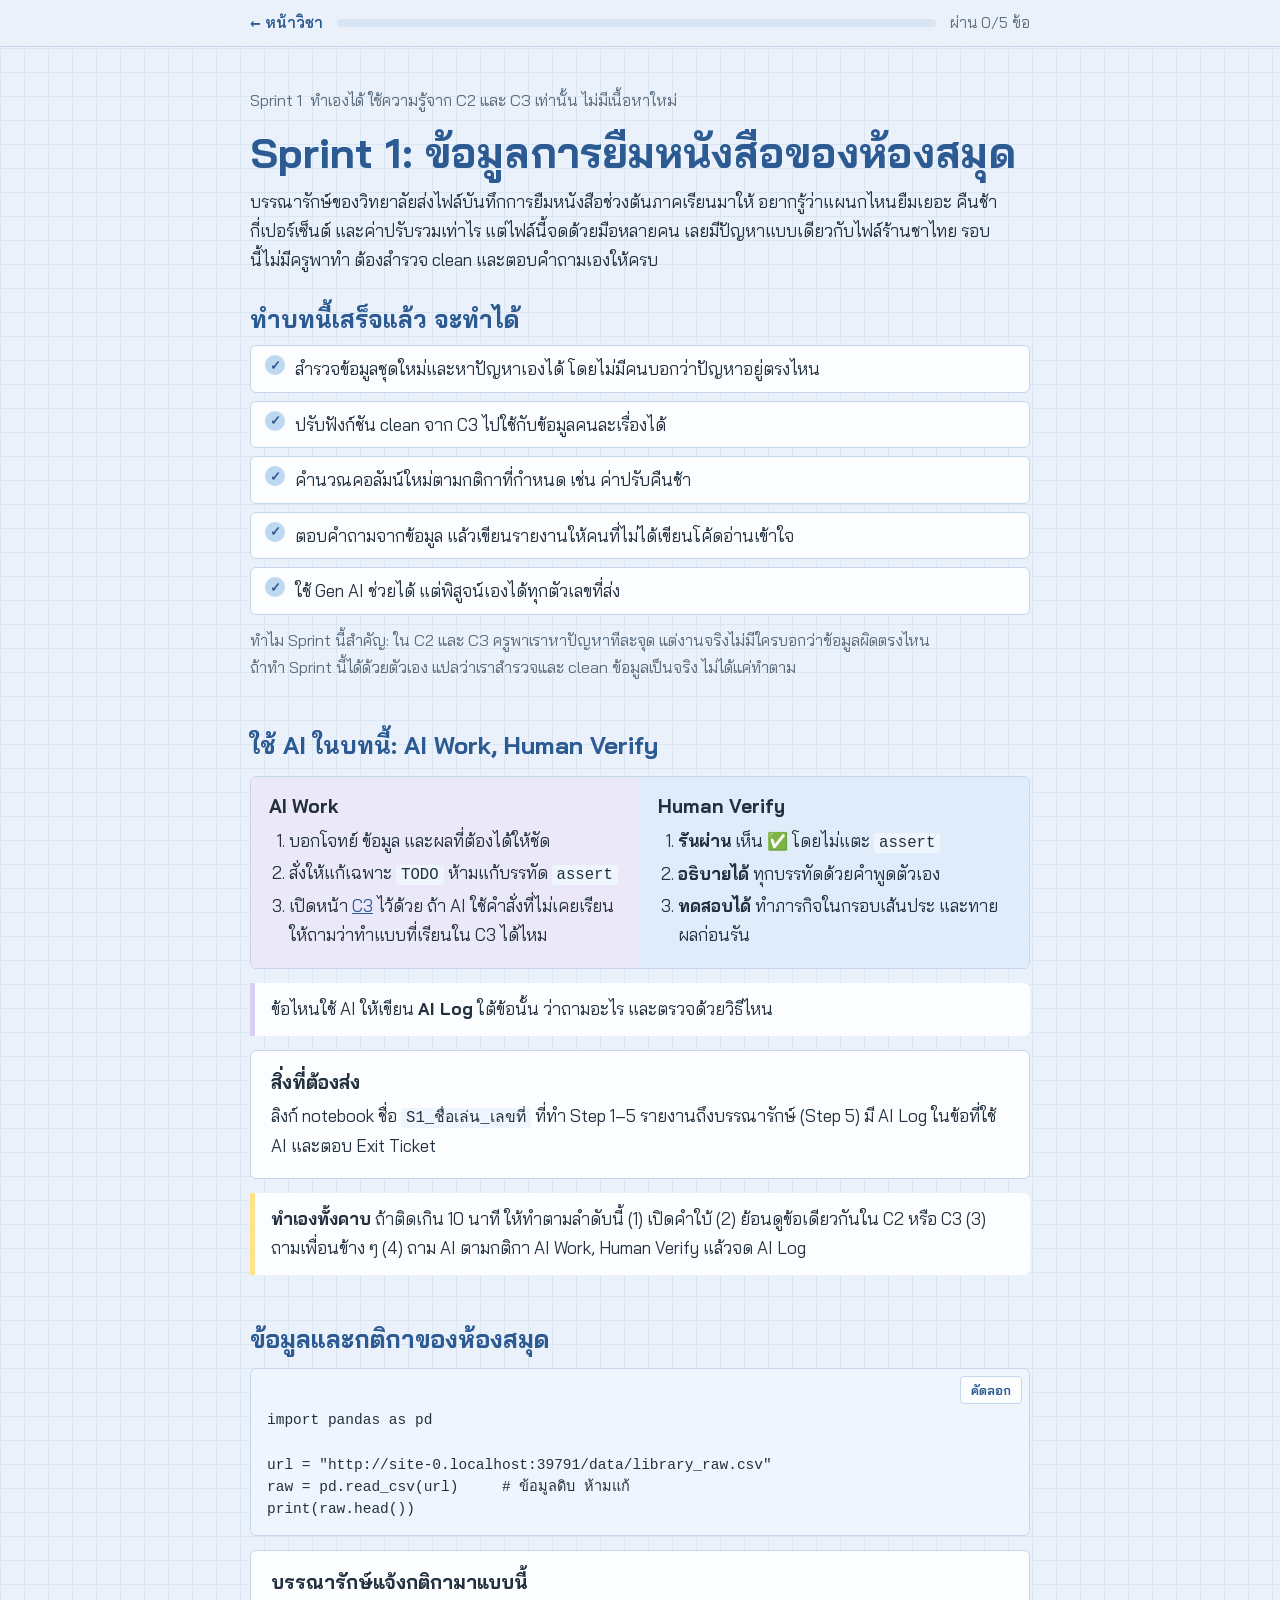
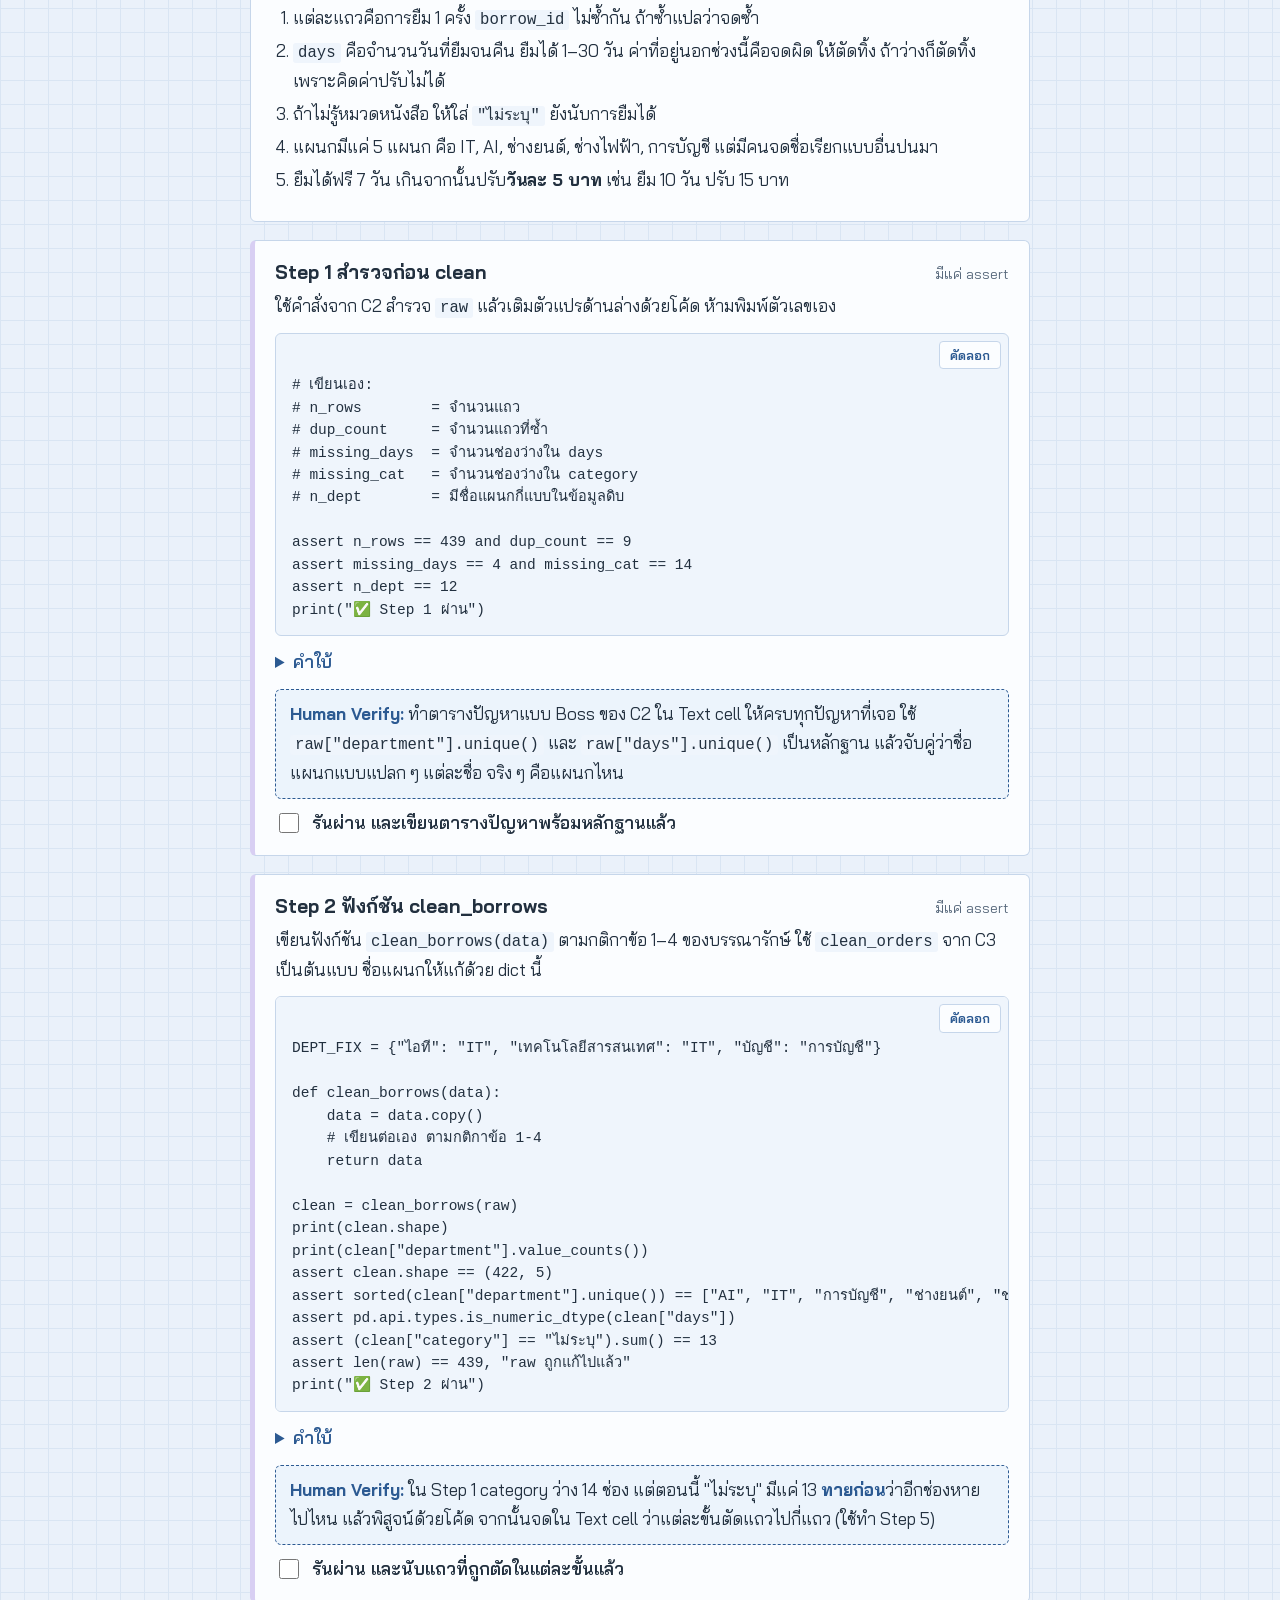
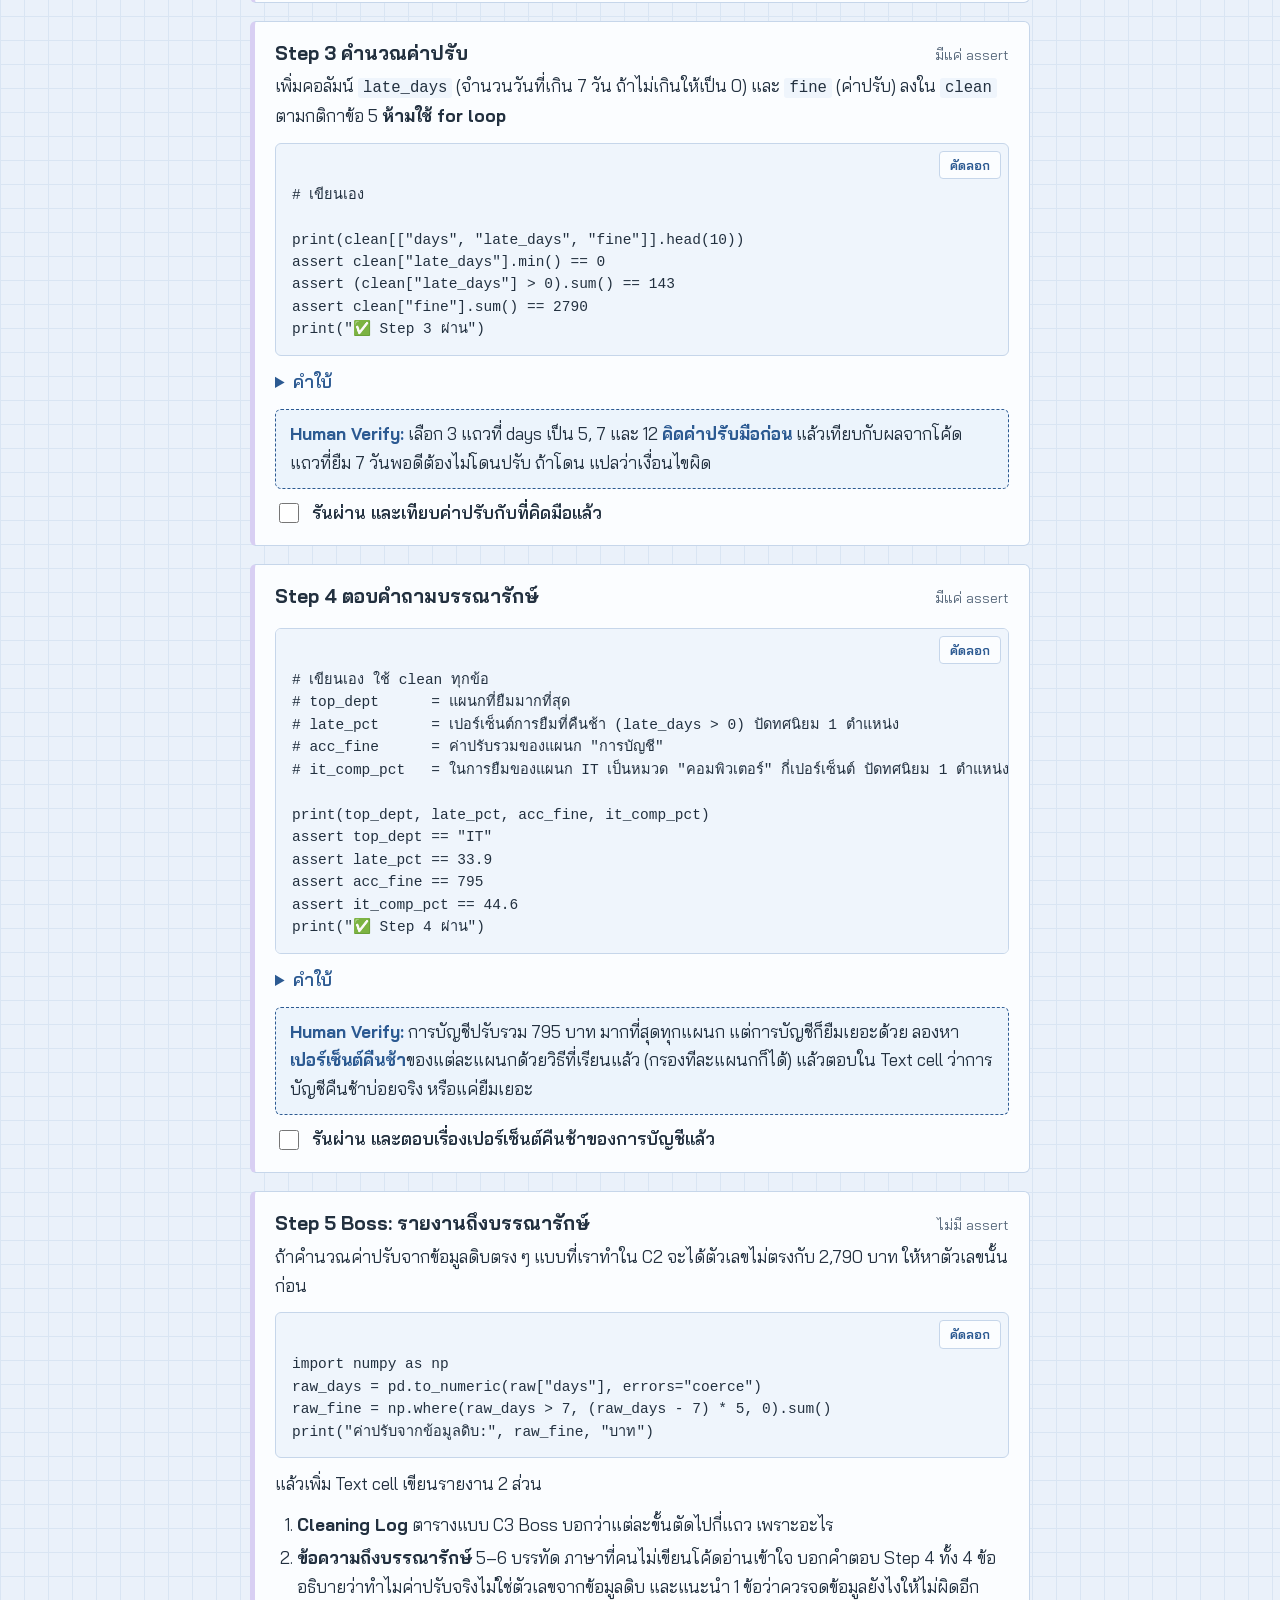
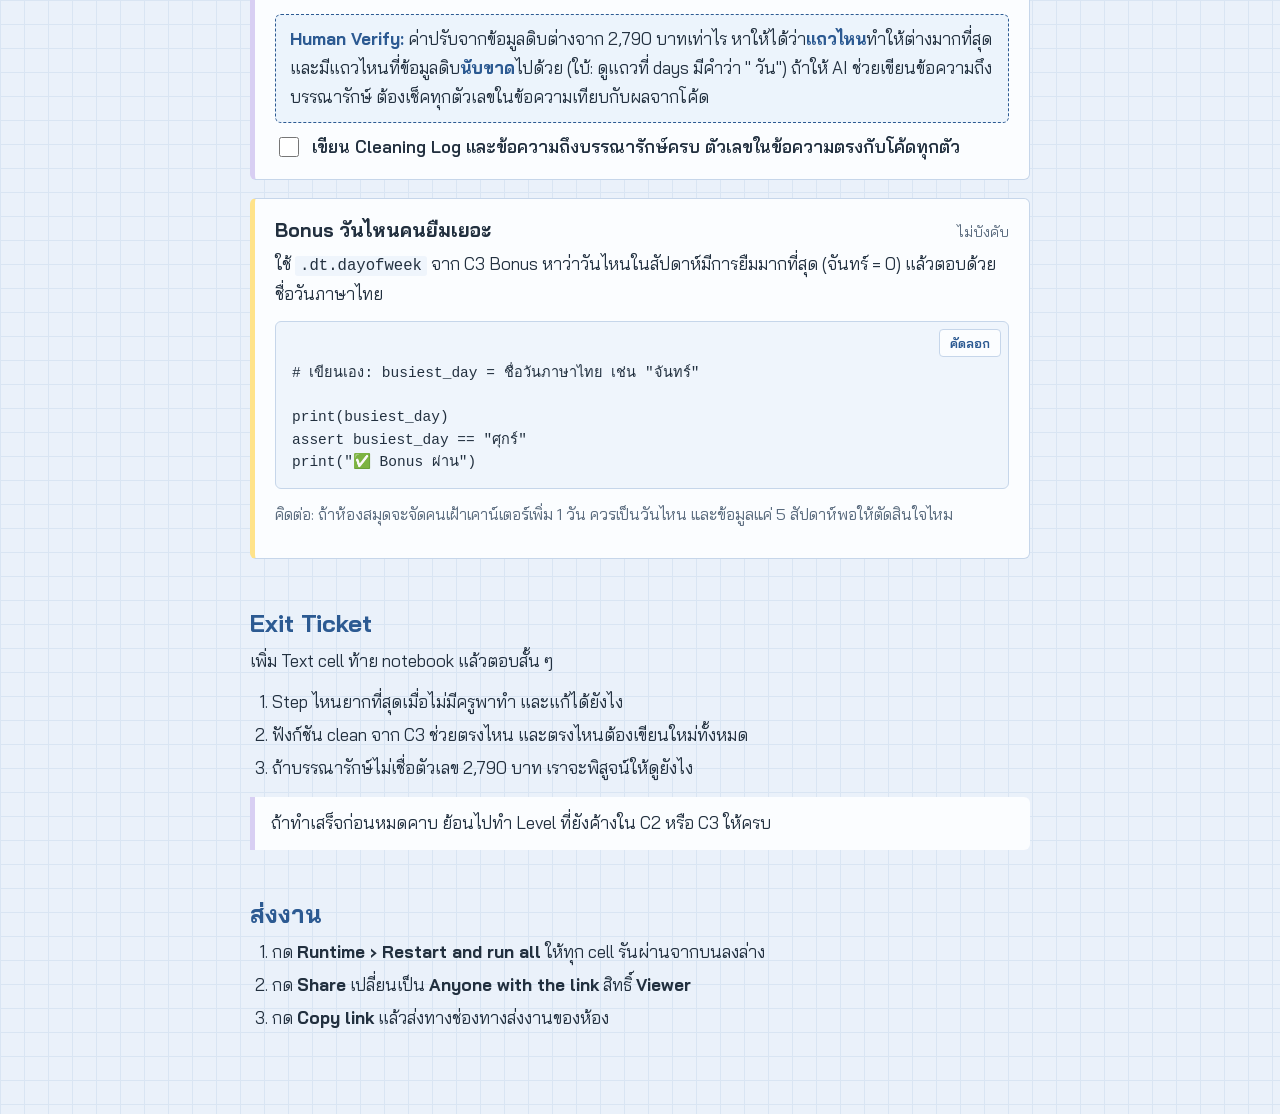
<file: s1.html>
<!DOCTYPE html>
<html lang="th">
<head>
<meta charset="UTF-8">
<meta name="viewport" content="width=device-width, initial-scale=1, viewport-fit=cover">
<title>S1 ห้องสมุด</title>
<link rel="preconnect" href="https://fonts.googleapis.com">
<link rel="preconnect" href="https://fonts.gstatic.com" crossorigin>
<link href="https://fonts.googleapis.com/css2?family=Bai+Jamjuree:wght@400;500;600;700&display=swap" rel="stylesheet">
<link rel="stylesheet" href="style.css">
</head>
<body data-key="ds-s1-passed">
<div class="bar"><div class="bar-in">
  <a href="index.html">← หน้าวิชา</a>
  <div class="meter" aria-hidden="true"><i id="meter"></i></div>
  <span class="count" id="count">ผ่าน 0/6 ข้อ</span>
</div></div>

<main>
  <header>
    <p class="sub">Sprint 1 &nbsp;ทำเองได้ ใช้ความรู้จาก C2 และ C3 เท่านั้น ไม่มีเนื้อหาใหม่</p>
    <h1>Sprint 1: ข้อมูลการยืมหนังสือของห้องสมุด</h1>
    <p>บรรณารักษ์ของวิทยาลัยส่งไฟล์บันทึกการยืมหนังสือช่วงต้นภาคเรียนมาให้ อยากรู้ว่าแผนกไหนยืมเยอะ คืนช้ากี่เปอร์เซ็นต์ และค่าปรับรวมเท่าไร แต่ไฟล์นี้จดด้วยมือหลายคน เลยมีปัญหาแบบเดียวกับไฟล์ร้านชาไทย รอบนี้ไม่มีครูพาทำ ต้องสำรวจ clean และตอบคำถามเองให้ครบ</p>
  </header>

  <h2 style="margin-top:28px">ทำบทนี้เสร็จแล้ว จะทำได้</h2>
  <ul class="gains">
    <li>สำรวจข้อมูลชุดใหม่และหาปัญหาเองได้ โดยไม่มีคนบอกว่าปัญหาอยู่ตรงไหน</li>
    <li>ปรับฟังก์ชัน clean จาก C3 ไปใช้กับข้อมูลคนละเรื่องได้</li>
    <li>คำนวณคอลัมน์ใหม่ตามกติกาที่กำหนด เช่น ค่าปรับคืนช้า</li>
    <li>ตอบคำถามจากข้อมูล แล้วเขียนรายงานให้คนที่ไม่ได้เขียนโค้ดอ่านเข้าใจ</li>
    <li>ใช้ Gen AI ช่วยได้ แต่พิสูจน์เองได้ทุกตัวเลขที่ส่ง</li>
  </ul>
  <p class="sub" style="margin-top:12px">ทำไม Sprint นี้สำคัญ: ใน C2 และ C3 ครูพาเราหาปัญหาทีละจุด แต่งานจริงไม่มีใครบอกว่าข้อมูลผิดตรงไหน ถ้าทำ Sprint นี้ได้ด้วยตัวเอง แปลว่าเราสำรวจและ clean ข้อมูลเป็นจริง ไม่ได้แค่ทำตาม</p>

  <h2>ใช้ AI ในบทนี้: AI Work, Human Verify</h2>
  <div class="loop">
    <div class="ai">
      <h3>AI Work</h3>
      <ol>
        <li>บอกโจทย์ ข้อมูล และผลที่ต้องได้ให้ชัด</li>
        <li>สั่งให้แก้เฉพาะ <code>TODO</code> ห้ามแก้บรรทัด <code>assert</code></li>
        <li>เปิดหน้า <a href="c3.html">C3</a> ไว้ด้วย ถ้า AI ใช้คำสั่งที่ไม่เคยเรียน ให้ถามว่าทำแบบที่เรียนใน C3 ได้ไหม</li>
      </ol>
    </div>
    <div class="hv">
      <h3>Human Verify</h3>
      <ol>
        <li><b>รันผ่าน</b> เห็น ✅ โดยไม่แตะ <code>assert</code></li>
        <li><b>อธิบายได้</b> ทุกบรรทัดด้วยคำพูดตัวเอง</li>
        <li><b>ทดสอบได้</b> ทำภารกิจในกรอบเส้นประ และทายผลก่อนรัน</li>
      </ol>
    </div>
  </div>
  <div class="note">ข้อไหนใช้ AI ให้เขียน <b>AI Log</b> ใต้ข้อนั้น ว่าถามอะไร และตรวจด้วยวิธีไหน</div>

  <div class="box">
    <h3>สิ่งที่ต้องส่ง</h3>
    <p style="margin:0">ลิงก์ notebook ชื่อ <code>S1_ชื่อเล่น_เลขที่</code> ที่ทำ Step 1–5 รายงานถึงบรรณารักษ์ (Step 5) มี AI Log ในข้อที่ใช้ AI และตอบ Exit Ticket</p>
  </div>

  <div class="note tip"><b>ทำเองทั้งคาบ</b> ถ้าติดเกิน 10 นาที ให้ทำตามลำดับนี้ (1) เปิดคำใบ้ (2) ย้อนดูข้อเดียวกันใน C2 หรือ C3 (3) ถามเพื่อนข้าง ๆ (4) ถาม AI ตามกติกา AI Work, Human Verify แล้วจด AI Log</div>

  <h2>ข้อมูลและกติกาของห้องสมุด</h2>
<div class="code"><pre><code>import pandas as pd

url = "{{DATA}}/library_raw.csv"
raw = pd.read_csv(url)     # ข้อมูลดิบ ห้ามแก้
print(raw.head())</code></pre></div>
  <div class="box">
    <h3>บรรณารักษ์แจ้งกติกามาแบบนี้</h3>
    <ol class="steps">
      <li>แต่ละแถวคือการยืม 1 ครั้ง <code>borrow_id</code> ไม่ซ้ำกัน ถ้าซ้ำแปลว่าจดซ้ำ</li>
      <li><code>days</code> คือจำนวนวันที่ยืมจนคืน ยืมได้ 1–30 วัน ค่าที่อยู่นอกช่วงนี้คือจดผิด ให้ตัดทิ้ง ถ้าว่างก็ตัดทิ้ง เพราะคิดค่าปรับไม่ได้</li>
      <li>ถ้าไม่รู้หมวดหนังสือ ให้ใส่ <code>"ไม่ระบุ"</code> ยังนับการยืมได้</li>
      <li>แผนกมีแค่ 5 แผนก คือ IT, AI, ช่างยนต์, ช่างไฟฟ้า, การบัญชี แต่มีคนจดชื่อเรียกแบบอื่นปนมา</li>
      <li>ยืมได้ฟรี 7 วัน เกินจากนั้นปรับ<b>วันละ 5 บาท</b> เช่น ยืม 10 วัน ปรับ 15 บาท</li>
    </ol>
  </div>
  <section class="task" data-task="s1">
    <div class="task-head"><h3>Step 1 สำรวจก่อน clean</h3><span class="who">มีแค่ assert</span></div>
    <p>ใช้คำสั่งจาก C2 สำรวจ <code>raw</code> แล้วเติมตัวแปรด้านล่างด้วยโค้ด ห้ามพิมพ์ตัวเลขเอง</p>
<div class="code"><pre><code># เขียนเอง:
# n_rows        = จำนวนแถว
# dup_count     = จำนวนแถวที่ซ้ำ
# missing_days  = จำนวนช่องว่างใน days
# missing_cat   = จำนวนช่องว่างใน category
# n_dept        = มีชื่อแผนกกี่แบบในข้อมูลดิบ

assert n_rows == 439 and dup_count == 9
assert missing_days == 4 and missing_cat == 14
assert n_dept == 12
print("✅ Step 1 ผ่าน")</code></pre></div>
    <details><summary>คำใบ้</summary><div>ทุกคำสั่งอยู่ใน C2 Part A–C: <code>shape</code>, <code>duplicated().sum()</code>, <code>isna().sum()</code>, <code>nunique()</code></div></details>
    <div class="verify"><b>Human Verify:</b> ทำตารางปัญหาแบบ Boss ของ C2 ใน Text cell ให้ครบทุกปัญหาที่เจอ ใช้ <code>raw["department"].unique()</code> และ <code>raw["days"].unique()</code> เป็นหลักฐาน แล้วจับคู่ว่าชื่อแผนกแบบแปลก ๆ แต่ละชื่อ จริง ๆ คือแผนกไหน</div>
    <label class="check"><input type="checkbox"> รันผ่าน และเขียนตารางปัญหาพร้อมหลักฐานแล้ว</label>
  </section>
  <section class="task" data-task="s2">
    <div class="task-head"><h3>Step 2 ฟังก์ชัน clean_borrows</h3><span class="who">มีแค่ assert</span></div>
    <p>เขียนฟังก์ชัน <code>clean_borrows(data)</code> ตามกติกาข้อ 1–4 ของบรรณารักษ์ ใช้ <code>clean_orders</code> จาก C3 เป็นต้นแบบ ชื่อแผนกให้แก้ด้วย dict นี้</p>
<div class="code"><pre><code>DEPT_FIX = {"ไอที": "IT", "เทคโนโลยีสารสนเทศ": "IT", "บัญชี": "การบัญชี"}

def clean_borrows(data):
    data = data.copy()
    # เขียนต่อเอง ตามกติกาข้อ 1-4
    return data

clean = clean_borrows(raw)
print(clean.shape)
print(clean["department"].value_counts())
assert clean.shape == (422, 5)
assert sorted(clean["department"].unique()) == ["AI", "IT", "การบัญชี", "ช่างยนต์", "ช่างไฟฟ้า"]
assert pd.api.types.is_numeric_dtype(clean["days"])
assert (clean["category"] == "ไม่ระบุ").sum() == 13
assert len(raw) == 439, "raw ถูกแก้ไปแล้ว"
print("✅ Step 2 ผ่าน")</code></pre></div>
    <details><summary>คำใบ้</summary><div><code>replace</code> รับ dict ได้ แก้หลายคำพร้อมกัน: <code>.replace(DEPT_FIX)</code> แต่ต้อง <code>strip()</code> ก่อน &nbsp;days มีคำว่า " วัน" ต่อท้าย แก้แบบเดียวกับ " แก้ว" ใน C3 Part D</div></details>
    <div class="verify"><b>Human Verify:</b> ใน Step 1 category ว่าง 14 ช่อง แต่ตอนนี้ "ไม่ระบุ" มีแค่ 13 <b>ทายก่อน</b>ว่าอีกช่องหายไปไหน แล้วพิสูจน์ด้วยโค้ด จากนั้นจดใน Text cell ว่าแต่ละขั้นตัดแถวไปกี่แถว (ใช้ทำ Step 5)</div>
    <label class="check"><input type="checkbox"> รันผ่าน และนับแถวที่ถูกตัดในแต่ละขั้นแล้ว</label>
  </section>
  <section class="task" data-task="s3">
    <div class="task-head"><h3>Step 3 คำนวณค่าปรับ</h3><span class="who">มีแค่ assert</span></div>
    <p>เพิ่มคอลัมน์ <code>late_days</code> (จำนวนวันที่เกิน 7 วัน ถ้าไม่เกินให้เป็น 0) และ <code>fine</code> (ค่าปรับ) ลงใน <code>clean</code> ตามกติกาข้อ 5 <b>ห้ามใช้ for loop</b></p>
<div class="code"><pre><code># เขียนเอง

print(clean[["days", "late_days", "fine"]].head(10))
assert clean["late_days"].min() == 0
assert (clean["late_days"] &gt; 0).sum() == 143
assert clean["fine"].sum() == 2790
print("✅ Step 3 ผ่าน")</code></pre></div>
    <details><summary>คำใบ้</summary><div>ใช้ <code>np.where</code> จาก C1 Part D: ถ้า days มากกว่า 7 ให้เป็น days - 7 ไม่งั้นเป็น 0 (อย่าลืม <code>import numpy as np</code>)</div></details>
    <div class="verify"><b>Human Verify:</b> เลือก 3 แถวที่ days เป็น 5, 7 และ 12 <b>คิดค่าปรับมือก่อน</b> แล้วเทียบกับผลจากโค้ด แถวที่ยืม 7 วันพอดีต้องไม่โดนปรับ ถ้าโดน แปลว่าเงื่อนไขผิด</div>
    <label class="check"><input type="checkbox"> รันผ่าน และเทียบค่าปรับกับที่คิดมือแล้ว</label>
  </section>
  <section class="task" data-task="s4">
    <div class="task-head"><h3>Step 4 ตอบคำถามบรรณารักษ์</h3><span class="who">มีแค่ assert</span></div>
<div class="code"><pre><code># เขียนเอง ใช้ clean ทุกข้อ
# top_dept      = แผนกที่ยืมมากที่สุด
# late_pct      = เปอร์เซ็นต์การยืมที่คืนช้า (late_days &gt; 0) ปัดทศนิยม 1 ตำแหน่ง
# acc_fine      = ค่าปรับรวมของแผนก "การบัญชี"
# it_comp_pct   = ในการยืมของแผนก IT เป็นหมวด "คอมพิวเตอร์" กี่เปอร์เซ็นต์ ปัดทศนิยม 1 ตำแหน่ง

print(top_dept, late_pct, acc_fine, it_comp_pct)
assert top_dept == "IT"
assert late_pct == 33.9
assert acc_fine == 795
assert it_comp_pct == 44.6
print("✅ Step 4 ผ่าน")</code></pre></div>
    <details><summary>คำใบ้</summary><div>ข้อ it_comp_pct ต้องกรองแผนก IT ก่อน แล้วค่อยหาสัดส่วนหมวดคอมพิวเตอร์ในกลุ่มนั้น ใช้ <code>.mean()</code> แบบ C2 Level 2</div></details>
    <div class="verify"><b>Human Verify:</b> การบัญชีปรับรวม 795 บาท มากที่สุดทุกแผนก แต่การบัญชีก็ยืมเยอะด้วย ลองหา<b>เปอร์เซ็นต์คืนช้า</b>ของแต่ละแผนกด้วยวิธีที่เรียนแล้ว (กรองทีละแผนกก็ได้) แล้วตอบใน Text cell ว่าการบัญชีคืนช้าบ่อยจริง หรือแค่ยืมเยอะ</div>
    <label class="check"><input type="checkbox"> รันผ่าน และตอบเรื่องเปอร์เซ็นต์คืนช้าของการบัญชีแล้ว</label>
  </section>
  <section class="task" data-task="s5">
    <div class="task-head"><h3>Step 5 Boss: รายงานถึงบรรณารักษ์</h3><span class="who">ไม่มี assert</span></div>
    <p>ถ้าคำนวณค่าปรับจากข้อมูลดิบตรง ๆ แบบที่เราทำใน C2 จะได้ตัวเลขไม่ตรงกับ 2,790 บาท ให้หาตัวเลขนั้นก่อน</p>
<div class="code"><pre><code>import numpy as np
raw_days = pd.to_numeric(raw["days"], errors="coerce")
raw_fine = np.where(raw_days &gt; 7, (raw_days - 7) * 5, 0).sum()
print("ค่าปรับจากข้อมูลดิบ:", raw_fine, "บาท")</code></pre></div>
    <p>แล้วเพิ่ม Text cell เขียนรายงาน 2 ส่วน</p>
    <ol class="steps">
      <li><b>Cleaning Log</b> ตารางแบบ C3 Boss บอกว่าแต่ละขั้นตัดไปกี่แถว เพราะอะไร</li>
      <li><b>ข้อความถึงบรรณารักษ์</b> 5–6 บรรทัด ภาษาที่คนไม่เขียนโค้ดอ่านเข้าใจ บอกคำตอบ Step 4 ทั้ง 4 ข้อ อธิบายว่าทำไมค่าปรับจริงไม่ใช่ตัวเลขจากข้อมูลดิบ และแนะนำ 1 ข้อว่าควรจดข้อมูลยังไงให้ไม่ผิดอีก</li>
    </ol>
    <div class="verify"><b>Human Verify:</b> ค่าปรับจากข้อมูลดิบต่างจาก 2,790 บาทเท่าไร หาให้ได้ว่า<b>แถวไหน</b>ทำให้ต่างมากที่สุด และมีแถวไหนที่ข้อมูลดิบ<b>นับขาด</b>ไปด้วย (ใบ้: ดูแถวที่ days มีคำว่า " วัน") ถ้าให้ AI ช่วยเขียนข้อความถึงบรรณารักษ์ ต้องเช็คทุกตัวเลขในข้อความเทียบกับผลจากโค้ด</div>
    <label class="check"><input type="checkbox"> เขียน Cleaning Log และข้อความถึงบรรณารักษ์ครบ ตัวเลขในข้อความตรงกับโค้ดทุกตัว</label>
  </section>
  <section class="task" data-task="bonus" style="border-left-color:var(--mark)">
    <div class="task-head"><h3>Bonus วันไหนคนยืมเยอะ</h3><span class="who">ไม่บังคับ</span></div>
    <p>ใช้ <code>.dt.dayofweek</code> จาก C3 Bonus หาว่าวันไหนในสัปดาห์มีการยืมมากที่สุด (จันทร์ = 0) แล้วตอบด้วยชื่อวันภาษาไทย</p>
<div class="code"><pre><code># เขียนเอง: busiest_day = ชื่อวันภาษาไทย เช่น "จันทร์"

print(busiest_day)
assert busiest_day == "ศุกร์"
print("✅ Bonus ผ่าน")</code></pre></div>
    <p class="sub">คิดต่อ: ถ้าห้องสมุดจะจัดคนเฝ้าเคาน์เตอร์เพิ่ม 1 วัน ควรเป็นวันไหน และข้อมูลแค่ 5 สัปดาห์พอให้ตัดสินใจไหม</p>
  </section>

  <h2>Exit Ticket</h2>
  <p>เพิ่ม Text cell ท้าย notebook แล้วตอบสั้น ๆ</p>
  <ol class="steps">
    <li>Step ไหนยากที่สุดเมื่อไม่มีครูพาทำ และแก้ได้ยังไง</li>
    <li>ฟังก์ชัน clean จาก C3 ช่วยตรงไหน และตรงไหนต้องเขียนใหม่ทั้งหมด</li>
    <li>ถ้าบรรณารักษ์ไม่เชื่อตัวเลข 2,790 บาท เราจะพิสูจน์ให้ดูยังไง</li>
  </ol>
  <div class="note">ถ้าทำเสร็จก่อนหมดคาบ ย้อนไปทำ Level ที่ยังค้างใน C2 หรือ C3 ให้ครบ</div>

  <h2>ส่งงาน</h2>
  <ol class="steps">
    <li>กด <b>Runtime › Restart and run all</b> ให้ทุก cell รันผ่านจากบนลงล่าง</li>
    <li>กด <b>Share</b> เปลี่ยนเป็น <b>Anyone with the link</b> สิทธิ์ <b>Viewer</b></li>
    <li>กด <b>Copy link</b> แล้วส่งทางช่องทางส่งงานของห้อง</li>
  </ol>
</main>

<script src="lesson.js"></script>
</body>
</html>
</file>
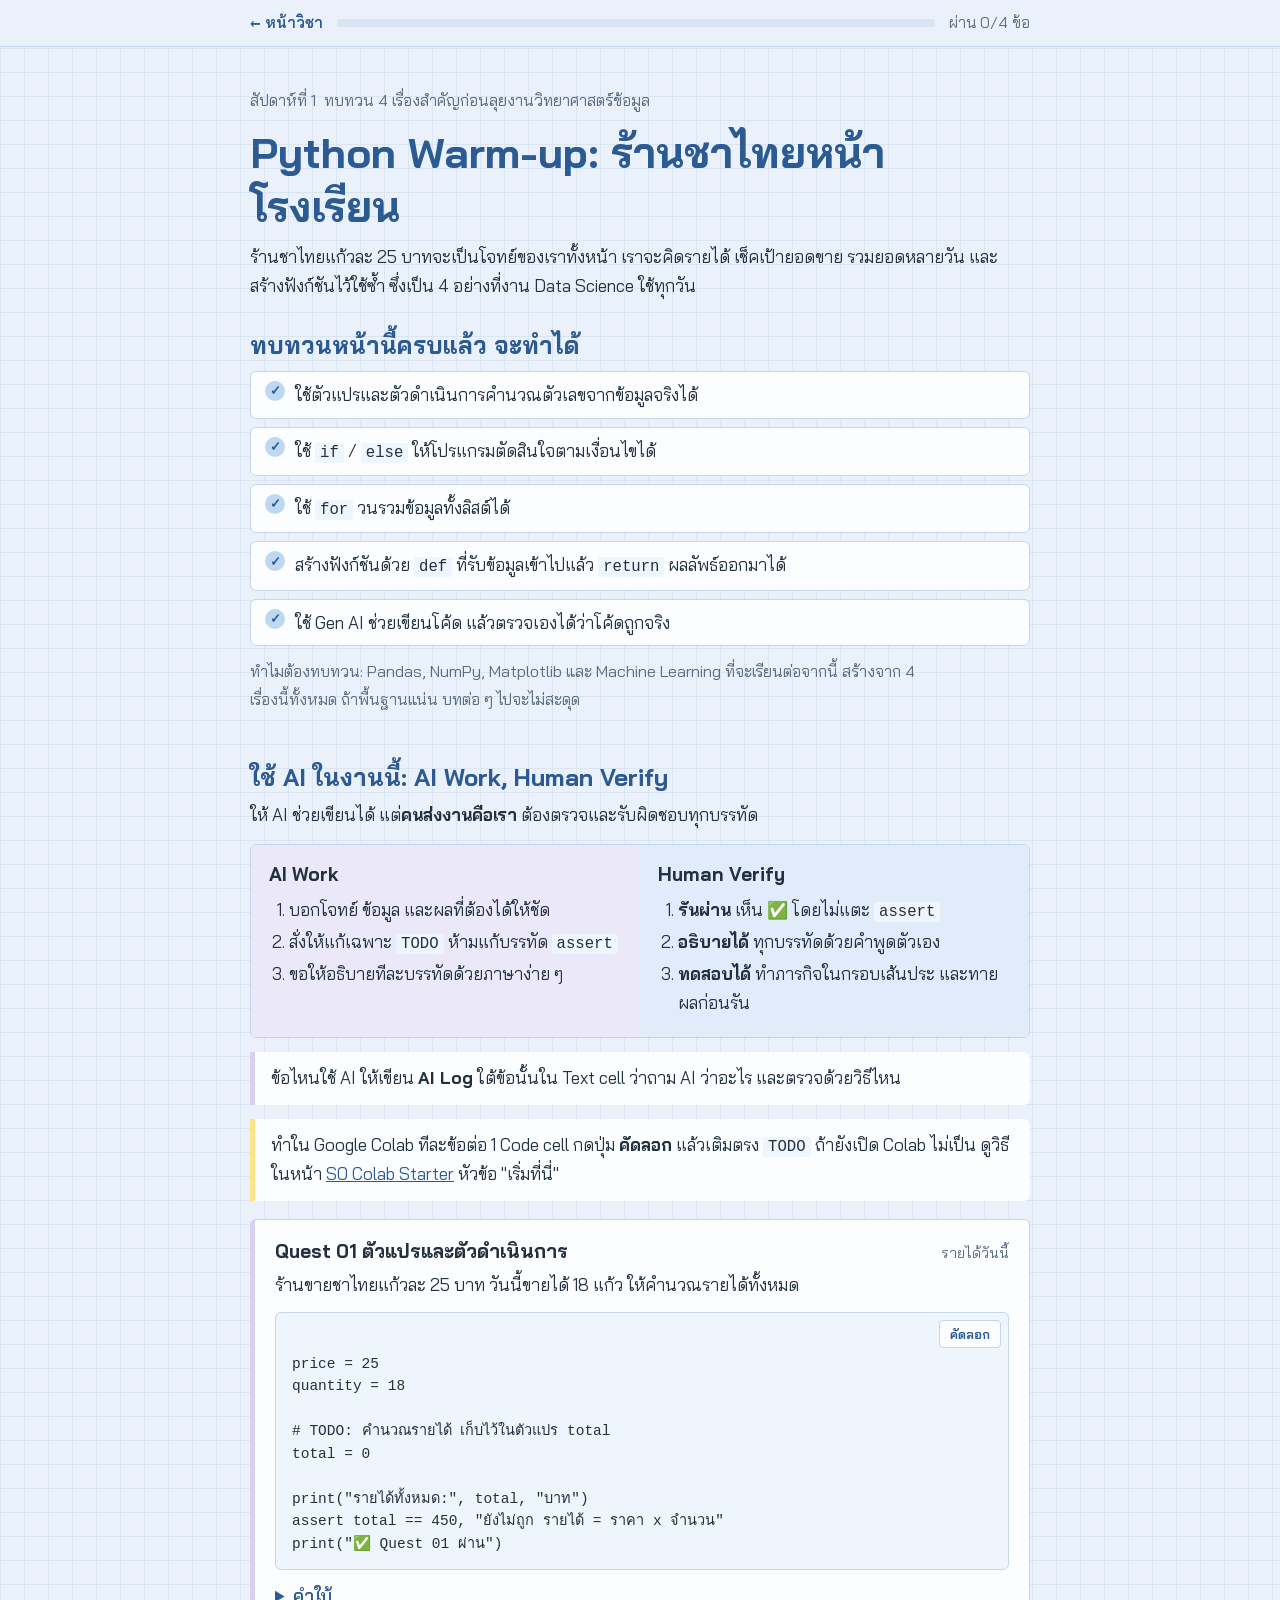
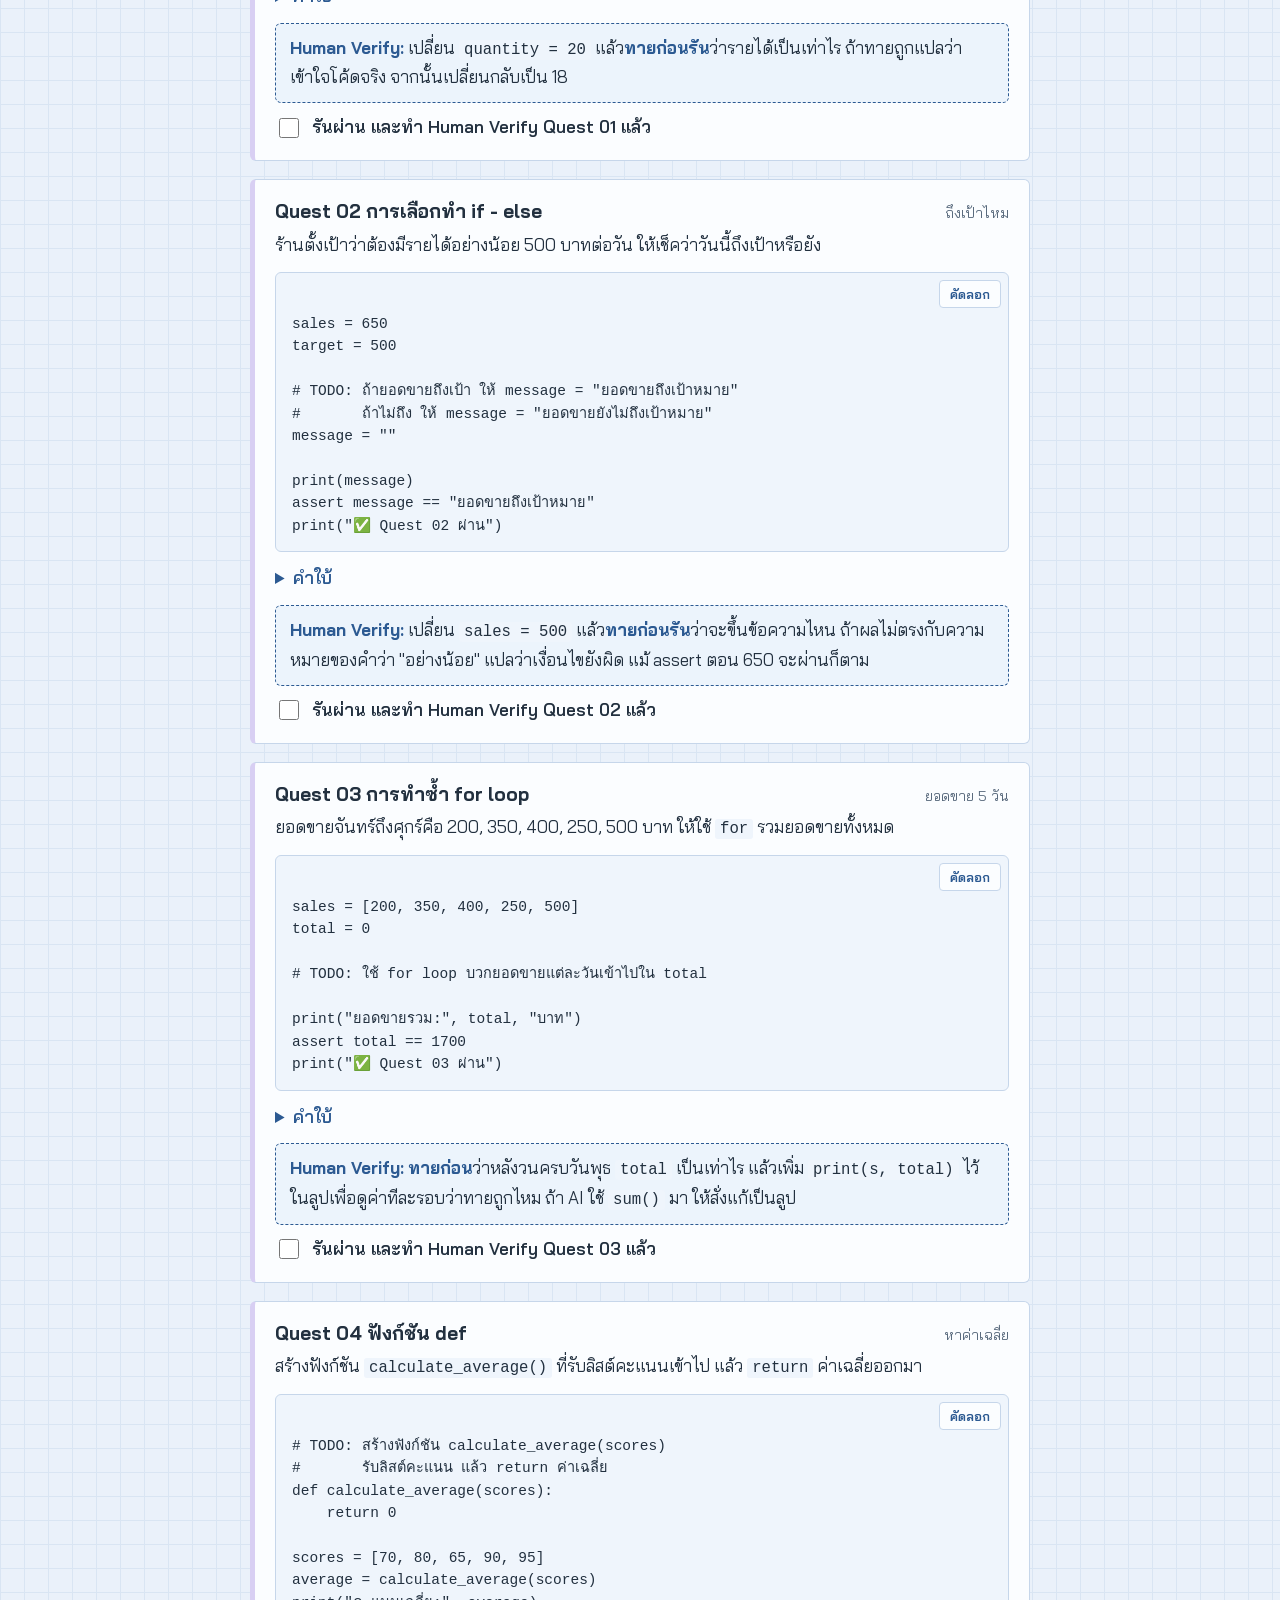
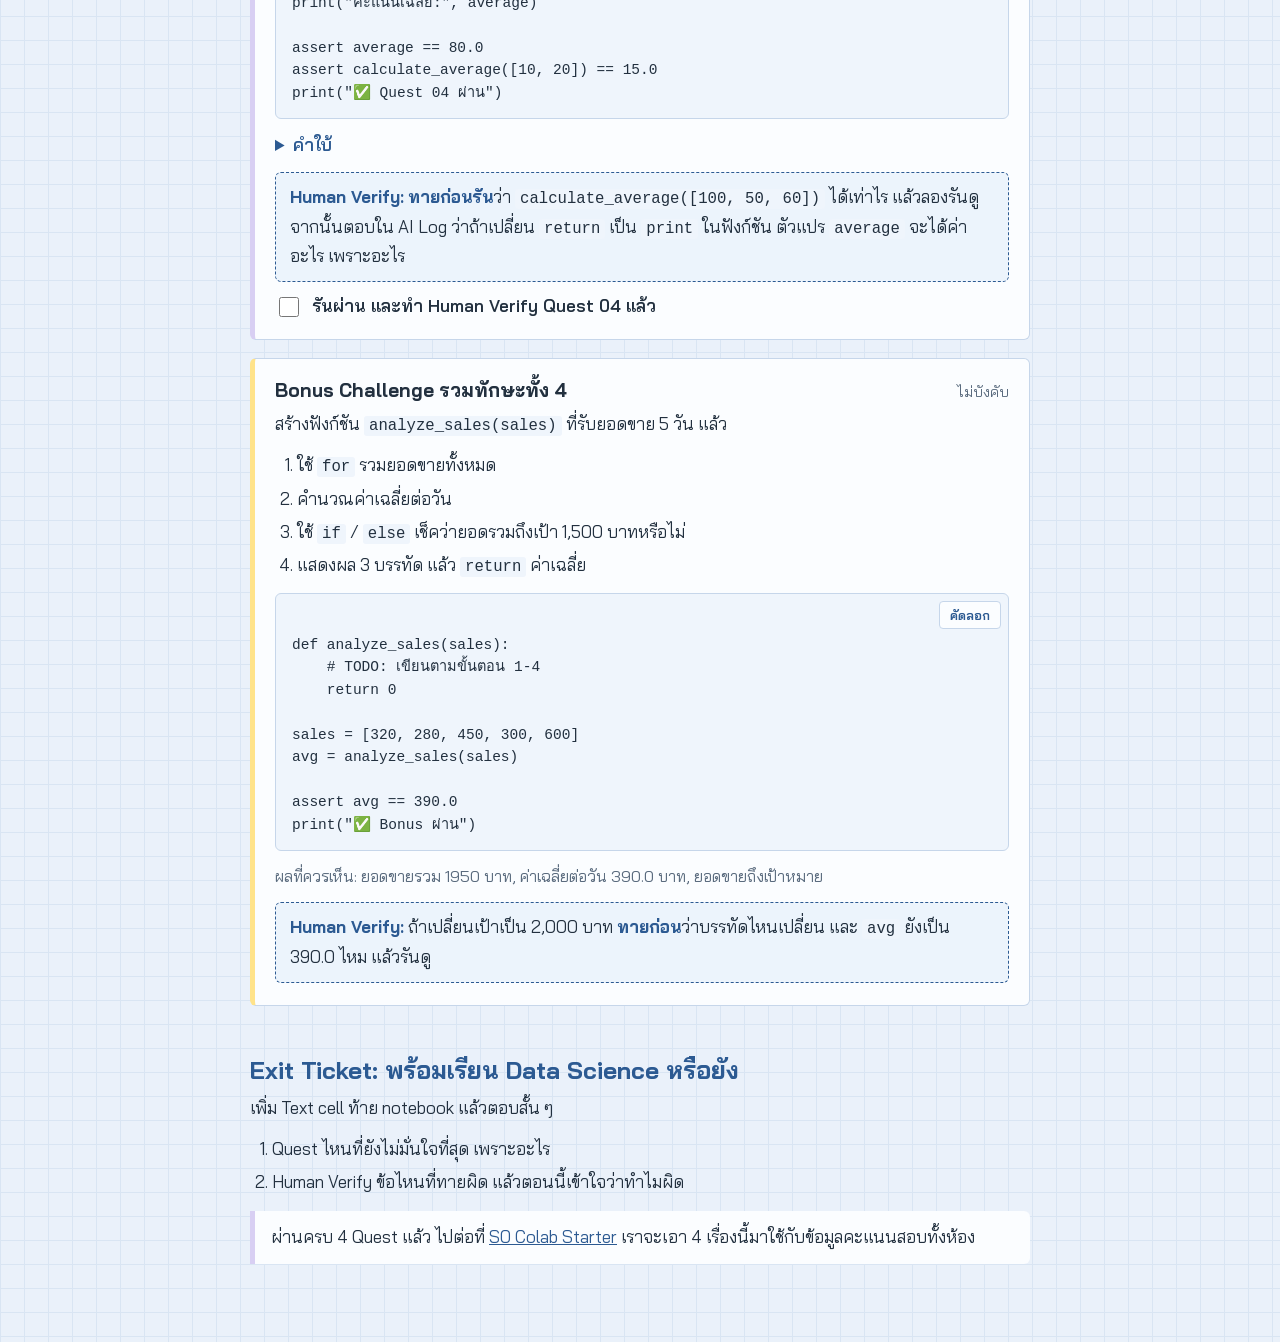
<file: w1.html>
<!DOCTYPE html>
<html lang="th">
<head>
<meta charset="UTF-8">
<meta name="viewport" content="width=device-width, initial-scale=1, viewport-fit=cover">
<title>W1 Python Warm-up</title>
<link rel="preconnect" href="https://fonts.googleapis.com">
<link rel="preconnect" href="https://fonts.gstatic.com" crossorigin>
<link href="https://fonts.googleapis.com/css2?family=Bai+Jamjuree:wght@400;500;600;700&display=swap" rel="stylesheet">
<link rel="stylesheet" href="style.css">
</head>
<body data-key="ds-w1-passed">
<div class="bar"><div class="bar-in">
  <a href="index.html">← หน้าวิชา</a>
  <div class="meter" aria-hidden="true"><i id="meter"></i></div>
  <span class="count" id="count">ผ่าน 0/4 ข้อ</span>
</div></div>

<main>
  <header>
    <p class="sub">สัปดาห์ที่ 1 &nbsp;ทบทวน 4 เรื่องสำคัญก่อนลุยงานวิทยาศาสตร์ข้อมูล</p>
    <h1>Python Warm-up: ร้านชาไทยหน้าโรงเรียน</h1>
    <p>ร้านชาไทยแก้วละ 25 บาทจะเป็นโจทย์ของเราทั้งหน้า เราจะคิดรายได้ เช็คเป้ายอดขาย รวมยอดหลายวัน และสร้างฟังก์ชันไว้ใช้ซ้ำ ซึ่งเป็น 4 อย่างที่งาน Data Science ใช้ทุกวัน</p>
  </header>

  <h2 style="margin-top:28px">ทบทวนหน้านี้ครบแล้ว จะทำได้</h2>
  <ul class="gains">
    <li>ใช้ตัวแปรและตัวดำเนินการคำนวณตัวเลขจากข้อมูลจริงได้</li>
    <li>ใช้ <code>if</code> / <code>else</code> ให้โปรแกรมตัดสินใจตามเงื่อนไขได้</li>
    <li>ใช้ <code>for</code> วนรวมข้อมูลทั้งลิสต์ได้</li>
    <li>สร้างฟังก์ชันด้วย <code>def</code> ที่รับข้อมูลเข้าไปแล้ว <code>return</code> ผลลัพธ์ออกมาได้</li>
    <li>ใช้ Gen AI ช่วยเขียนโค้ด แล้วตรวจเองได้ว่าโค้ดถูกจริง</li>
  </ul>
  <p class="sub" style="margin-top:12px">ทำไมต้องทบทวน: Pandas, NumPy, Matplotlib และ Machine Learning ที่จะเรียนต่อจากนี้ สร้างจาก 4 เรื่องนี้ทั้งหมด ถ้าพื้นฐานแน่น บทต่อ ๆ ไปจะไม่สะดุด</p>

  <h2>ใช้ AI ในงานนี้: AI Work, Human Verify</h2>
  <p>ให้ AI ช่วยเขียนได้ แต่<b>คนส่งงานคือเรา</b> ต้องตรวจและรับผิดชอบทุกบรรทัด</p>
  <div class="loop">
    <div class="ai">
      <h3>AI Work</h3>
      <ol>
        <li>บอกโจทย์ ข้อมูล และผลที่ต้องได้ให้ชัด</li>
        <li>สั่งให้แก้เฉพาะ <code>TODO</code> ห้ามแก้บรรทัด <code>assert</code></li>
        <li>ขอให้อธิบายทีละบรรทัดด้วยภาษาง่าย ๆ</li>
      </ol>
    </div>
    <div class="hv">
      <h3>Human Verify</h3>
      <ol>
        <li><b>รันผ่าน</b> เห็น ✅ โดยไม่แตะ <code>assert</code></li>
        <li><b>อธิบายได้</b> ทุกบรรทัดด้วยคำพูดตัวเอง</li>
        <li><b>ทดสอบได้</b> ทำภารกิจในกรอบเส้นประ และทายผลก่อนรัน</li>
      </ol>
    </div>
  </div>
  <div class="note">ข้อไหนใช้ AI ให้เขียน <b>AI Log</b> ใต้ข้อนั้นใน Text cell ว่าถาม AI ว่าอะไร และตรวจด้วยวิธีไหน</div>

  <div class="note tip">ทำใน Google Colab ทีละข้อต่อ 1 Code cell กดปุ่ม <b>คัดลอก</b> แล้วเติมตรง <code>TODO</code> ถ้ายังเปิด Colab ไม่เป็น ดูวิธีในหน้า <a href="s0.html">S0 Colab Starter</a> หัวข้อ "เริ่มที่นี่"</div>

  <section class="task" data-task="1">
    <div class="task-head"><h3>Quest 01 ตัวแปรและตัวดำเนินการ</h3><span class="who">รายได้วันนี้</span></div>
    <p>ร้านขายชาไทยแก้วละ 25 บาท วันนี้ขายได้ 18 แก้ว ให้คำนวณรายได้ทั้งหมด</p>
<div class="code"><pre><code>price = 25
quantity = 18

# TODO: คำนวณรายได้ เก็บไว้ในตัวแปร total
total = 0

print("รายได้ทั้งหมด:", total, "บาท")
assert total == 450, "ยังไม่ถูก รายได้ = ราคา x จำนวน"
print("✅ Quest 01 ผ่าน")</code></pre></div>
    <details><summary>คำใบ้</summary><div>เครื่องหมายคูณใน Python คือ <code>*</code></div></details>
    <div class="verify"><b>Human Verify:</b> เปลี่ยน <code>quantity = 20</code> แล้ว<b>ทายก่อนรัน</b>ว่ารายได้เป็นเท่าไร ถ้าทายถูกแปลว่าเข้าใจโค้ดจริง จากนั้นเปลี่ยนกลับเป็น 18</div>
    <label class="check"><input type="checkbox"> รันผ่าน และทำ Human Verify Quest 01 แล้ว</label>
  </section>

  <section class="task" data-task="2">
    <div class="task-head"><h3>Quest 02 การเลือกทำ if - else</h3><span class="who">ถึงเป้าไหม</span></div>
    <p>ร้านตั้งเป้าว่าต้องมีรายได้อย่างน้อย 500 บาทต่อวัน ให้เช็คว่าวันนี้ถึงเป้าหรือยัง</p>
<div class="code"><pre><code>sales = 650
target = 500

# TODO: ถ้ายอดขายถึงเป้า ให้ message = "ยอดขายถึงเป้าหมาย"
#       ถ้าไม่ถึง ให้ message = "ยอดขายยังไม่ถึงเป้าหมาย"
message = ""

print(message)
assert message == "ยอดขายถึงเป้าหมาย"
print("✅ Quest 02 ผ่าน")</code></pre></div>
    <details><summary>คำใบ้</summary><div>โจทย์บอกว่า "อย่างน้อย" 500 แปลว่า 500 พอดีก็ถือว่าถึงเป้า ลองคิดว่าควรใช้ <code>&gt;</code> หรือ <code>&gt;=</code></div></details>
    <div class="verify"><b>Human Verify:</b> เปลี่ยน <code>sales = 500</code> แล้ว<b>ทายก่อนรัน</b>ว่าจะขึ้นข้อความไหน ถ้าผลไม่ตรงกับความหมายของคำว่า "อย่างน้อย" แปลว่าเงื่อนไขยังผิด แม้ assert ตอน 650 จะผ่านก็ตาม</div>
    <label class="check"><input type="checkbox"> รันผ่าน และทำ Human Verify Quest 02 แล้ว</label>
  </section>

  <section class="task" data-task="3">
    <div class="task-head"><h3>Quest 03 การทำซ้ำ for loop</h3><span class="who">ยอดขาย 5 วัน</span></div>
    <p>ยอดขายจันทร์ถึงศุกร์คือ 200, 350, 400, 250, 500 บาท ให้ใช้ <code>for</code> รวมยอดขายทั้งหมด</p>
<div class="code"><pre><code>sales = [200, 350, 400, 250, 500]
total = 0

# TODO: ใช้ for loop บวกยอดขายแต่ละวันเข้าไปใน total

print("ยอดขายรวม:", total, "บาท")
assert total == 1700
print("✅ Quest 03 ผ่าน")</code></pre></div>
    <details><summary>คำใบ้</summary><div><code>for s in sales:</code> แล้วข้างในเขียน <code>total = total + s</code> หรือ <code>total += s</code> ข้อนี้ห้ามใช้ <code>sum()</code> นะ ให้ฝึกลูปก่อน</div></details>
    <div class="verify"><b>Human Verify:</b> <b>ทายก่อน</b>ว่าหลังวนครบวันพุธ <code>total</code> เป็นเท่าไร แล้วเพิ่ม <code>print(s, total)</code> ไว้ในลูปเพื่อดูค่าทีละรอบว่าทายถูกไหม ถ้า AI ใช้ <code>sum()</code> มา ให้สั่งแก้เป็นลูป</div>
    <label class="check"><input type="checkbox"> รันผ่าน และทำ Human Verify Quest 03 แล้ว</label>
  </section>

  <section class="task" data-task="4">
    <div class="task-head"><h3>Quest 04 ฟังก์ชัน def</h3><span class="who">หาค่าเฉลี่ย</span></div>
    <p>สร้างฟังก์ชัน <code>calculate_average()</code> ที่รับลิสต์คะแนนเข้าไป แล้ว <code>return</code> ค่าเฉลี่ยออกมา</p>
<div class="code"><pre><code># TODO: สร้างฟังก์ชัน calculate_average(scores)
#       รับลิสต์คะแนน แล้ว return ค่าเฉลี่ย
def calculate_average(scores):
    return 0

scores = [70, 80, 65, 90, 95]
average = calculate_average(scores)
print("คะแนนเฉลี่ย:", average)

assert average == 80.0
assert calculate_average([10, 20]) == 15.0
print("✅ Quest 04 ผ่าน")</code></pre></div>
    <details><summary>คำใบ้</summary><div>ค่าเฉลี่ย = ผลรวม หารด้วย จำนวนข้อมูล ใช้ loop รวมแบบ Quest 03 แล้วหารด้วย <code>len(scores)</code></div></details>
    <div class="verify"><b>Human Verify:</b> <b>ทายก่อนรัน</b>ว่า <code>calculate_average([100, 50, 60])</code> ได้เท่าไร แล้วลองรันดู จากนั้นตอบใน AI Log ว่าถ้าเปลี่ยน <code>return</code> เป็น <code>print</code> ในฟังก์ชัน ตัวแปร <code>average</code> จะได้ค่าอะไร เพราะอะไร</div>
    <label class="check"><input type="checkbox"> รันผ่าน และทำ Human Verify Quest 04 แล้ว</label>
  </section>

  <section class="task" data-task="bonus" style="border-left-color:var(--mark)">
    <div class="task-head"><h3>Bonus Challenge รวมทักษะทั้ง 4</h3><span class="who">ไม่บังคับ</span></div>
    <p>สร้างฟังก์ชัน <code>analyze_sales(sales)</code> ที่รับยอดขาย 5 วัน แล้ว</p>
    <ol class="steps">
      <li>ใช้ <code>for</code> รวมยอดขายทั้งหมด</li>
      <li>คำนวณค่าเฉลี่ยต่อวัน</li>
      <li>ใช้ <code>if</code> / <code>else</code> เช็คว่ายอดรวมถึงเป้า 1,500 บาทหรือไม่</li>
      <li>แสดงผล 3 บรรทัด แล้ว <code>return</code> ค่าเฉลี่ย</li>
    </ol>
<div class="code"><pre><code>def analyze_sales(sales):
    # TODO: เขียนตามขั้นตอน 1-4
    return 0

sales = [320, 280, 450, 300, 600]
avg = analyze_sales(sales)

assert avg == 390.0
print("✅ Bonus ผ่าน")</code></pre></div>
    <p class="sub">ผลที่ควรเห็น: ยอดขายรวม 1950 บาท, ค่าเฉลี่ยต่อวัน 390.0 บาท, ยอดขายถึงเป้าหมาย</p>
    <div class="verify"><b>Human Verify:</b> ถ้าเปลี่ยนเป้าเป็น 2,000 บาท <b>ทายก่อน</b>ว่าบรรทัดไหนเปลี่ยน และ <code>avg</code> ยังเป็น 390.0 ไหม แล้วรันดู</div>
  </section>

  <h2>Exit Ticket: พร้อมเรียน Data Science หรือยัง</h2>
  <p>เพิ่ม Text cell ท้าย notebook แล้วตอบสั้น ๆ</p>
  <ol class="steps">
    <li>Quest ไหนที่ยังไม่มั่นใจที่สุด เพราะอะไร</li>
    <li>Human Verify ข้อไหนที่ทายผิด แล้วตอนนี้เข้าใจว่าทำไมผิด</li>
  </ol>
  <div class="note">ผ่านครบ 4 Quest แล้ว ไปต่อที่ <a href="s0.html">S0 Colab Starter</a> เราจะเอา 4 เรื่องนี้มาใช้กับข้อมูลคะแนนสอบทั้งห้อง</div>
</main>

<script src="lesson.js"></script>
</body>
</html>
</file>
<file: style.css>
:root{
  --paper:#EAF1FA; --grid:#D9E5F3; --sheet:#FBFDFF; --ink:#2C5A92; --text:#22303F;
  --muted:#5A6B7E; --line:#C6D6EA; --core:#BFD8F2; --sprint:#D8CFF3; --mark:#FFE38A;
  --code:#EFF5FC; --ok:#2E7D5B; --warn:#9A5B12;
  color-scheme:light;
}
@media (prefers-color-scheme: dark){
  :root:not([data-theme="light"]){
    --paper:#16202C; --grid:#1D2937; --sheet:#1C2836; --ink:#9CC3F0; --text:#E2EAF3;
    --muted:#9DADC0; --line:#2F4156; --core:#2C4A6E; --sprint:#3F3766; --mark:#C9AE3E;
    --code:#141D28; --ok:#6CC79A; --warn:#E3A55A; color-scheme:dark;
  }
}
:root[data-theme="dark"]{
  --paper:#16202C; --grid:#1D2937; --sheet:#1C2836; --ink:#9CC3F0; --text:#E2EAF3;
  --muted:#9DADC0; --line:#2F4156; --core:#2C4A6E; --sprint:#3F3766; --mark:#C9AE3E;
  --code:#141D28; --ok:#6CC79A; --warn:#E3A55A; color-scheme:dark;
}
:root{box-sizing:border-box;padding-top:env(safe-area-inset-top,0px);padding-bottom:env(safe-area-inset-bottom,0px)}
*,*::before,*::after{box-sizing:inherit}
html{scroll-padding-top:calc(env(safe-area-inset-top,0px) + 64px)}
body{
  margin:0; background-color:var(--paper); color:var(--text);
  background-image:linear-gradient(var(--grid) 1px,transparent 1px),linear-gradient(90deg,var(--grid) 1px,transparent 1px);
  background-size:24px 24px;
  font-family:"Bai Jamjuree","Sarabun","Noto Sans Thai",Tahoma,sans-serif;
  font-size:17px; line-height:1.7;
}
main{max-width:820px; margin:0 auto; padding:40px 20px 80px}
h1{font-size:clamp(28px,5.5vw,42px); line-height:1.3; margin:0 0 8px; color:var(--ink); font-weight:700}
h2{font-size:24px; margin:48px 0 8px; color:var(--ink); line-height:1.35}
h3{font-size:19px; margin:0 0 6px; line-height:1.4}
p{margin:0 0 12px; max-width:68ch}
a{color:var(--ink)}
.sub{color:var(--muted); font-size:16px}
:focus-visible{outline:3px solid var(--mark); outline-offset:2px}
code{font-family:ui-monospace,"SFMono-Regular",Menlo,Consolas,monospace; font-size:.92em; background:var(--code); padding:1px 5px; border-radius:3px}
.box{background:var(--sheet); border:1px solid var(--line); border-radius:6px; padding:18px 20px; margin:14px 0}
.note{border-left:5px solid var(--sprint); background:var(--sheet); padding:12px 16px; border-radius:0 6px 6px 0; margin:14px 0}
.note.tip{border-left-color:var(--mark)}
ol.steps{padding-left:22px; margin:8px 0}
ol.steps li{margin:4px 0}
.tag{display:inline-block; font-size:13px; font-weight:600; padding:0 8px; border-radius:3px; vertical-align:2px; white-space:nowrap}
.tag.done{background:var(--core); color:var(--text)}
.tag.open{background:var(--mark); color:#2A2D29}
.tag.soon{border:1px dashed var(--line); color:var(--muted)}
a.btn{font-weight:600; text-decoration:none; color:var(--sheet); background:var(--ink); padding:6px 14px; border-radius:5px; white-space:nowrap; display:inline-block}
a.btn:hover{filter:brightness(1.1)}
@media (prefers-reduced-motion: reduce){*{transition:none!important; animation:none!important}}

/* ---- lesson pages ---- */
.bar{position:sticky; top:env(safe-area-inset-top,0px); z-index:5; background:var(--paper); border-bottom:1px solid var(--line)}
body::before{content:""; position:fixed; inset:0 0 auto; height:env(safe-area-inset-top,0px); z-index:10; background:var(--paper)}
.bar-in{max-width:820px; margin:0 auto; padding:10px 20px; display:flex; align-items:center; gap:14px; font-size:15px}
.bar a{text-decoration:none; font-weight:600}
.meter{flex:1; height:8px; background:var(--grid); border-radius:4px; overflow:hidden}
.meter i{display:block; height:100%; width:0; background:var(--ink); transition:width .25s}
.count{color:var(--muted); white-space:nowrap}
.task{background:var(--sheet); border:1px solid var(--line); border-left:5px solid var(--sprint); border-radius:6px; padding:18px 20px; margin:18px 0}
.task.passed{border-left-color:var(--ok)}
.task-head{display:flex; justify-content:space-between; align-items:baseline; gap:12px; flex-wrap:wrap}
.who{font-size:14px; color:var(--muted)}
.code{position:relative; margin:12px 0}
.code pre{margin:0; background:var(--code); border:1px solid var(--line); border-radius:6px; padding:40px 16px 14px; overflow-x:auto; font-size:14.5px; line-height:1.55}
.code pre code{background:none; padding:0; font-size:inherit}
.copy{position:absolute; top:8px; right:8px; font:inherit; font-size:13px; font-weight:600; border:1px solid var(--line); background:var(--sheet); color:var(--ink); border-radius:4px; padding:2px 10px; cursor:pointer}
.copy.ok{color:var(--ok)}
details{margin:10px 0 4px}
summary{cursor:pointer; font-weight:600; color:var(--ink)}
details > div{padding:8px 0 0 4px}
label.check{display:flex; gap:10px; align-items:center; margin-top:10px; font-weight:600; cursor:pointer}
label.check input{width:20px; height:20px; accent-color:var(--ok)}
.c{color:var(--muted)}
.gains{list-style:none; padding:0; margin:10px 0 0; display:grid; gap:8px}
.gains li{background:var(--sheet); border:1px solid var(--line); border-radius:6px; padding:10px 14px 10px 44px; position:relative; line-height:1.5}
.gains li::before{content:"✓"; position:absolute; left:14px; top:9px; width:20px; height:20px; border-radius:50%; background:var(--core); color:var(--ink); font-weight:700; font-size:13px; display:flex; align-items:center; justify-content:center}
.loop{display:grid; grid-template-columns:1fr 1fr; border:1px solid var(--line); border-radius:6px; overflow:hidden; margin:14px 0; background:var(--sheet)}
.loop > div{padding:16px 18px}
.loop .ai{background:color-mix(in srgb, var(--sprint) 45%, var(--sheet))}
.loop .hv{background:color-mix(in srgb, var(--core) 45%, var(--sheet))}
.loop h3{margin-bottom:8px}
.loop ol{margin:0; padding-left:20px}
.loop li{margin:3px 0}
.rules{display:grid; grid-template-columns:1fr 1fr; gap:12px; margin:14px 0}
.rules > div{background:var(--sheet); border:1px solid var(--line); border-radius:6px; padding:14px 16px}
.rules ul{margin:6px 0 0; padding-left:20px}
.rules .no{border-top:4px solid var(--warn)} .rules .yes{border-top:4px solid var(--ok)}
.verify{margin:12px 0 4px; padding:10px 14px; border:1px dashed var(--ink); border-radius:6px; background:color-mix(in srgb, var(--core) 25%, var(--sheet))}
.verify b{color:var(--ink)}
@media (max-width:600px){ .loop, .rules{grid-template-columns:1fr} }
</file>
